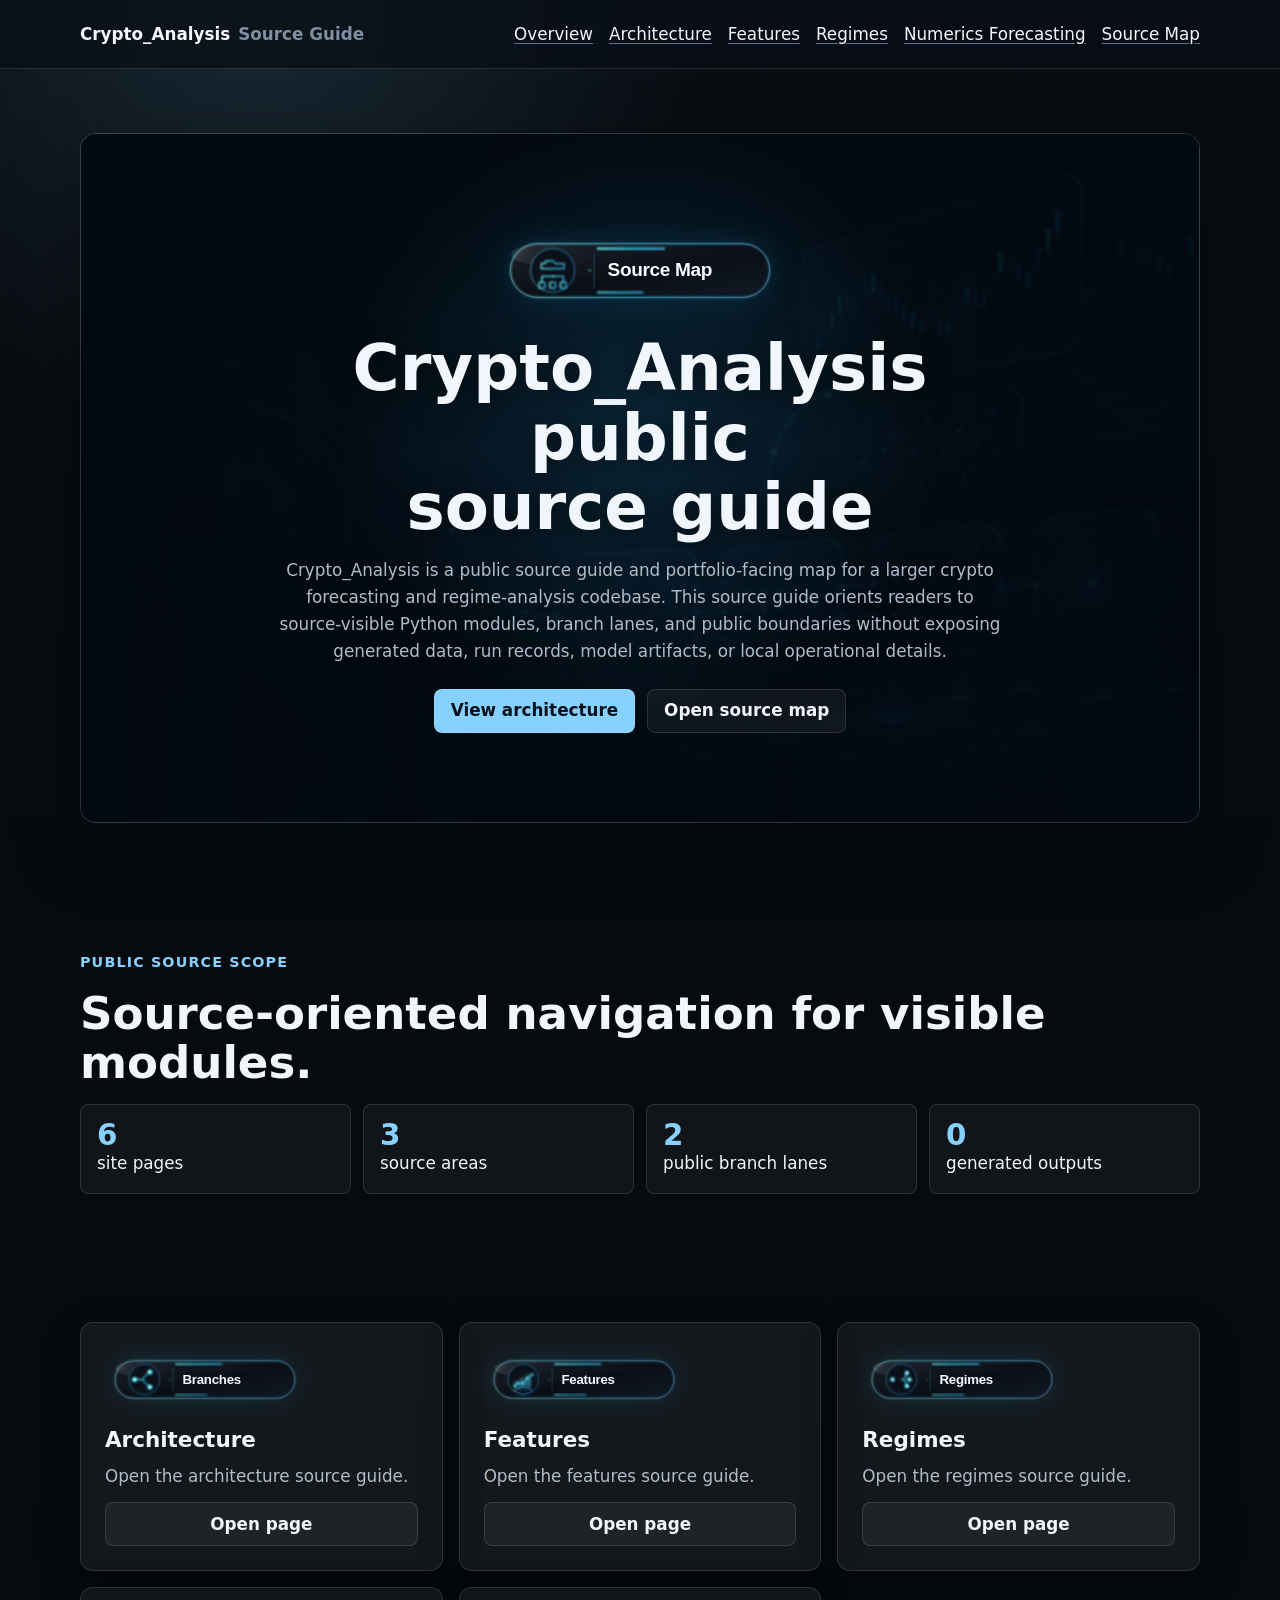
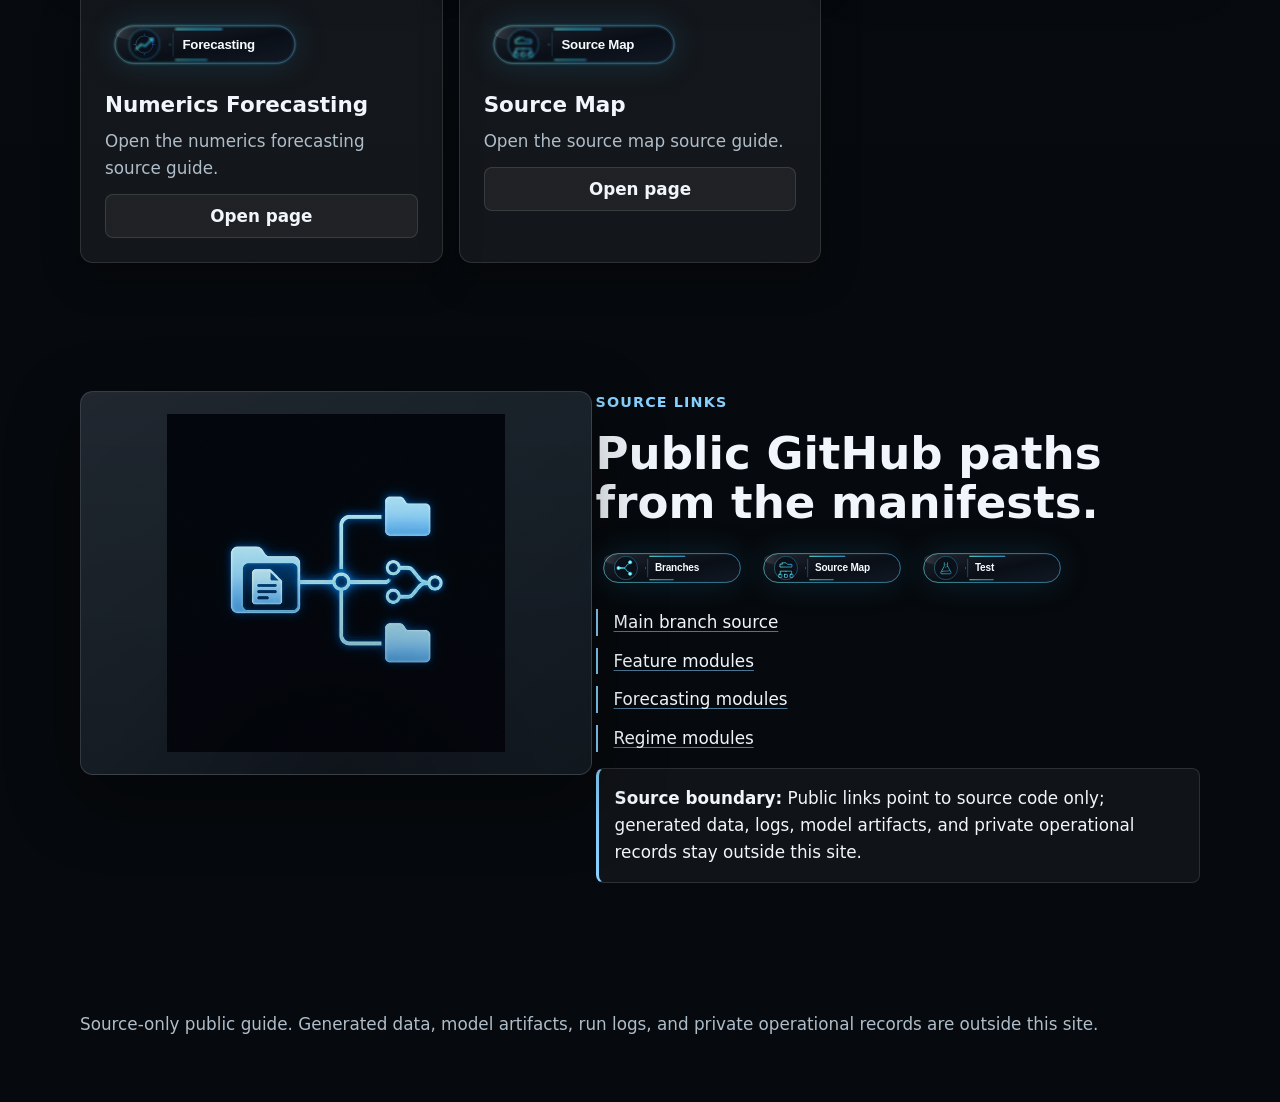
<file: docs/index.html>
<!doctype html>
<html lang="en" class="no-js">
  <head>
    <meta charset="utf-8">
    <meta name="viewport" content="width=device-width, initial-scale=1">
    <meta name="description" content="Introduce Crypto_Analysis as a public source guide and portfolio-quality overview of the visible forecasting, feature, and regime-analysis code.">
    <title>Crypto_Analysis | Crypto_Analysis</title>
    <link rel="stylesheet" href="assets/css/layers.css?v=20260623-copy1">
    <link rel="stylesheet" href="assets/css/reset.css?v=20260623-copy1">
    <link rel="stylesheet" href="assets/css/tokens.css?v=20260623-copy1">
    <link rel="stylesheet" href="assets/css/base.css?v=20260623-copy1">
    <link rel="stylesheet" href="assets/css/layout.css?v=20260623-copy1">
    <link rel="stylesheet" href="assets/css/components.css?v=20260623-copy1">
    <link rel="stylesheet" href="assets/css/utilities.css?v=20260623-copy1">
    <link rel="stylesheet" href="assets/css/effects.css?v=20260623-copy1">
    <link rel="stylesheet" href="assets/css/theme.css?v=20260623-copy1">
  </head>
  <body>
    <a class="skip-link" href="#main-content">Skip to content</a>
    <header class="site-header">
      <nav class="nav site-shell" aria-label="Primary" data-nav>
        <a class="nav__brand" href="index.html">Crypto_Analysis <span class="muted">Source Guide</span></a>
        <ul class="nav__links">
          <li><a href="index.html" aria-current="page">Overview</a></li>
<li><a href="architecture.html">Architecture</a></li>
<li><a href="scalar-features.html">Features</a></li>
<li><a href="regimes.html">Regimes</a></li>
<li><a href="numerics-forecasting.html">Numerics Forecasting</a></li>
<li><a href="roadmap-source.html">Source Map</a></li>
        </ul>
      </nav>
    </header>

    <main id="main-content" tabindex="-1">
      
      <section class="section site-shell">
        <div class="hero hero-banner surface-grid">
          <figure class="hero-banner__media" aria-hidden="true"><img src="assets/media/graphics/crypto-hero-pipeline.png?v=20260623-copy1" alt="" width="1672" height="941" loading="eager" fetchpriority="high" decoding="async"></figure>
          <div class="hero__copy hero-banner__copy">
            <img class="asset-badge asset-badge--hero" src="assets/media/badges/badge_source_map_v2.svg?v=20260623-copy1" alt="Source map badge" width="1600" height="520" loading="lazy" decoding="async">
            <h1>Crypto_Analysis public source guide</h1>
            <p class="measure">Crypto_Analysis is a public source guide and portfolio-facing map for a larger crypto forecasting and regime-analysis codebase. This source guide orients readers to source-visible Python modules, branch lanes, and public boundaries without exposing generated data, run records, model artifacts, or local operational details.</p>
            <div class="hero__actions">
              <a class="button" href="architecture.html">View architecture</a>
              <a class="button button--ghost" href="roadmap-source.html">Open source map</a>
            </div>
          </div>
        </div>
      </section>

      <section class="section site-shell stack reveal">
        <p class="eyebrow">Public Source Scope</p>
        <h2>Source-oriented navigation for visible modules.</h2>
        <div class="stat-strip" aria-label="Staged site facts">
          <div class="stat"><strong>6</strong><span>site pages</span></div>
          <div class="stat"><strong>3</strong><span>source areas</span></div>
          <div class="stat"><strong>2</strong><span>public branch lanes</span></div>
          <div class="stat"><strong>0</strong><span>generated outputs</span></div>
        </div>
      </section>

      <section class="section site-shell grid grid--3 reveal" aria-label="Generated pages">
        <article class="card page-card"><img class="asset-badge card__badge" src="assets/media/badges/badge_branches_v2.svg?v=20260623-copy1" alt="" width="1600" height="520" loading="lazy" decoding="async"><h3>Architecture</h3><p>Open the architecture source guide.</p><a class="button button--ghost" href="architecture.html">Open page</a></article>
<article class="card page-card"><img class="asset-badge card__badge" src="assets/media/badges/badge_features_v2.svg?v=20260623-copy1" alt="" width="1600" height="520" loading="lazy" decoding="async"><h3>Features</h3><p>Open the features source guide.</p><a class="button button--ghost" href="scalar-features.html">Open page</a></article>
<article class="card page-card"><img class="asset-badge card__badge" src="assets/media/badges/badge_regimes_v2.svg?v=20260623-copy1" alt="" width="1600" height="520" loading="lazy" decoding="async"><h3>Regimes</h3><p>Open the regimes source guide.</p><a class="button button--ghost" href="regimes.html">Open page</a></article>
<article class="card page-card"><img class="asset-badge card__badge" src="assets/media/badges/badge_forecasting_v2.svg?v=20260623-copy1" alt="" width="1600" height="520" loading="lazy" decoding="async"><h3>Numerics Forecasting</h3><p>Open the numerics forecasting source guide.</p><a class="button button--ghost" href="numerics-forecasting.html">Open page</a></article>
<article class="card page-card"><img class="asset-badge card__badge" src="assets/media/badges/badge_source_map_v2.svg?v=20260623-copy1" alt="" width="1600" height="520" loading="lazy" decoding="async"><h3>Source Map</h3><p>Open the source map source guide.</p><a class="button button--ghost" href="roadmap-source.html">Open page</a></article>
      </section>

      <section class="section site-shell split reveal">
        <figure class="visual-panel visual-panel--contain source-visual"><img src="assets/media/graphics/source-map-folders.png?v=20260623-copy1" alt="Source map visual with folders branching from a public document path" width="1254" height="1254" loading="lazy" decoding="async"></figure>
        <div class="stack">
          <p class="eyebrow">Source Links</p>
          <h2>Public GitHub paths from the manifests.</h2>
          <div class="asset-badge-row" aria-hidden="true"><img class="asset-badge asset-badge--compact" src="assets/media/badges/badge_branches_v2.svg?v=20260623-copy1" alt="" width="1600" height="520" loading="lazy" decoding="async"><img class="asset-badge asset-badge--compact" src="assets/media/badges/badge_source_map_v2.svg?v=20260623-copy1" alt="" width="1600" height="520" loading="lazy" decoding="async"><img class="asset-badge asset-badge--compact" src="assets/media/badges/badge_test_v2.svg?v=20260623-copy1" alt="" width="1600" height="520" loading="lazy" decoding="async"></div>
          <ul class="timeline source-links">
<li><a href="https://github.com/CaptLesser/Crypto_Analysis/tree/main/src">Main branch source</a></li>
<li><a href="https://github.com/CaptLesser/Crypto_Analysis/tree/main/src/features">Feature modules</a></li>
<li><a href="https://github.com/CaptLesser/Crypto_Analysis/tree/main/src/forecasting">Forecasting modules</a></li>
<li><a href="https://github.com/CaptLesser/Crypto_Analysis/tree/main/src/regimes">Regime modules</a></li>
</ul>
          <div class="callout"><strong>Source boundary:</strong> Public links point to source code only; generated data, logs, model artifacts, and private operational records stay outside this site.</div>
        </div>
      </section>
    </main>

    <footer class="section site-shell">
      <p>Source-only public guide. Generated data, model artifacts, run logs, and private operational records are outside this site.</p>
    </footer>

    <script type="module" src="assets/js/nav.js?v=20260623-copy1"></script>
    <script type="module" src="assets/js/reveal.js?v=20260623-copy1"></script>
    <script type="module" src="assets/js/transitions.js?v=20260623-copy1"></script>
  </body>
</html>
</file>
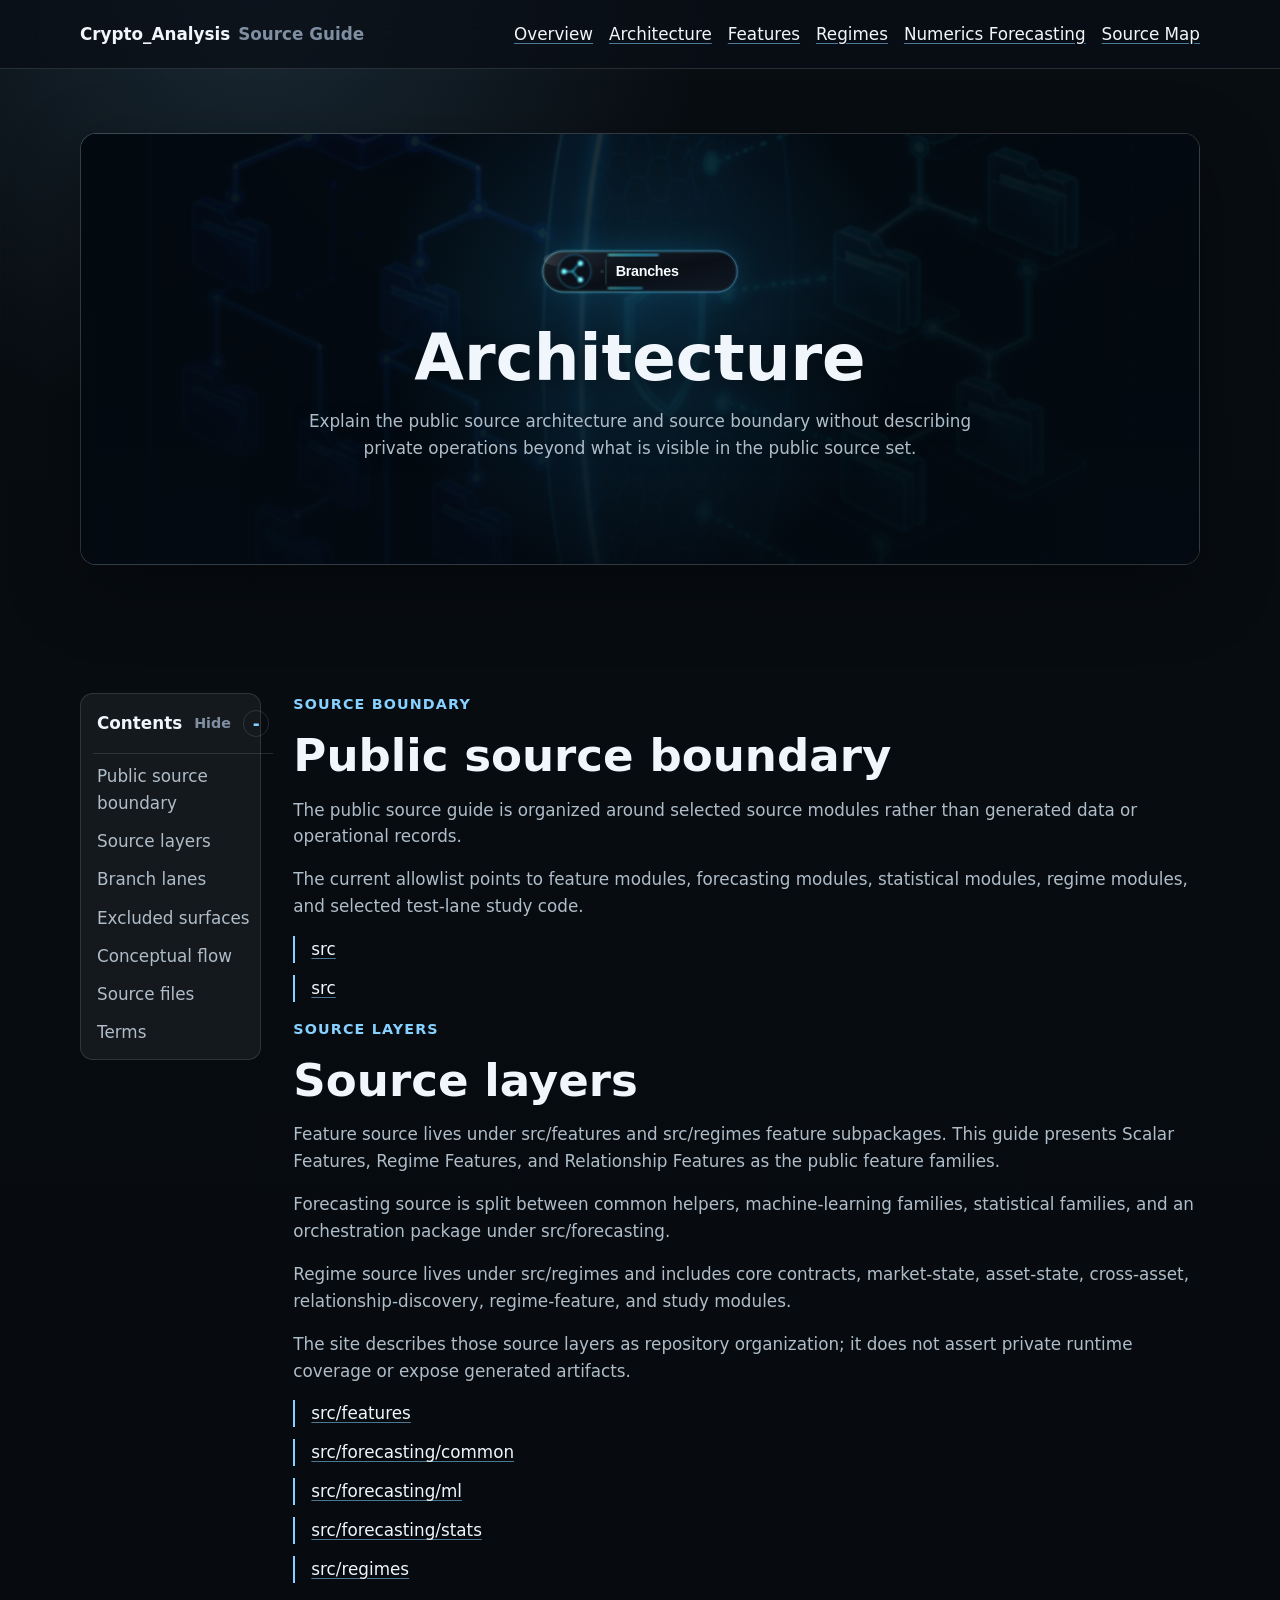
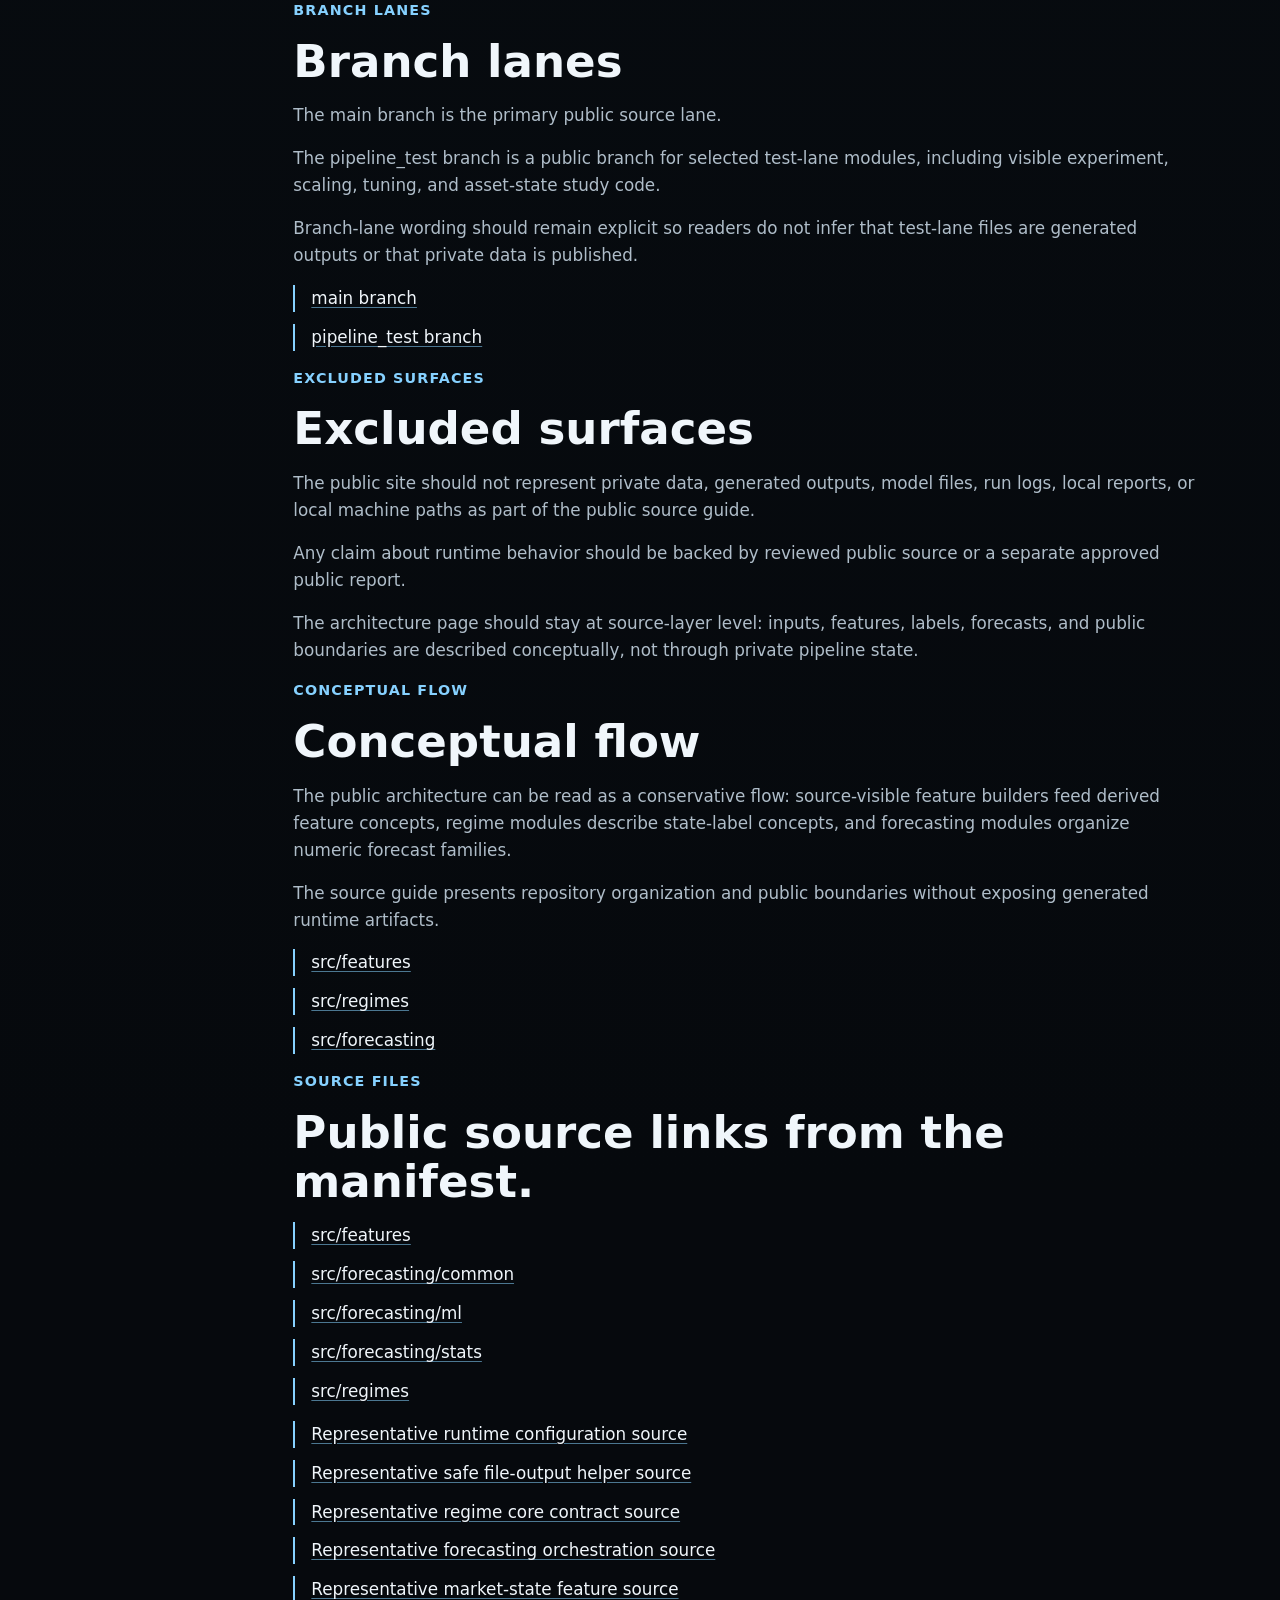
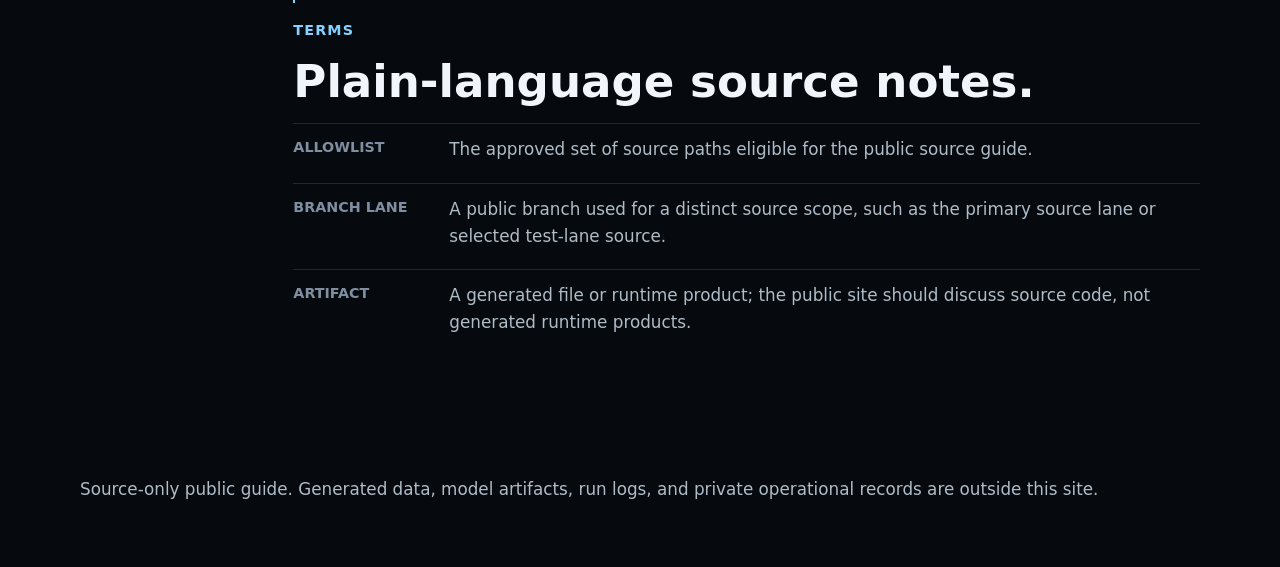
<file: docs/architecture.html>
<!doctype html>
<html lang="en" class="no-js">
  <head>
    <meta charset="utf-8">
    <meta name="viewport" content="width=device-width, initial-scale=1">
    <meta name="description" content="Explain the public source architecture and source boundary without describing private operations beyond what is visible in the public source set.">
    <title>Architecture | Crypto_Analysis</title>
    <link rel="stylesheet" href="assets/css/layers.css?v=20260623-copy1">
    <link rel="stylesheet" href="assets/css/reset.css?v=20260623-copy1">
    <link rel="stylesheet" href="assets/css/tokens.css?v=20260623-copy1">
    <link rel="stylesheet" href="assets/css/base.css?v=20260623-copy1">
    <link rel="stylesheet" href="assets/css/layout.css?v=20260623-copy1">
    <link rel="stylesheet" href="assets/css/components.css?v=20260623-copy1">
    <link rel="stylesheet" href="assets/css/utilities.css?v=20260623-copy1">
    <link rel="stylesheet" href="assets/css/effects.css?v=20260623-copy1">
    <link rel="stylesheet" href="assets/css/theme.css?v=20260623-copy1">
  </head>
  <body>
    <a class="skip-link" href="#main-content">Skip to content</a>
    <header class="site-header">
      <nav class="nav site-shell" aria-label="Primary" data-nav>
        <a class="nav__brand" href="index.html">Crypto_Analysis <span class="muted">Source Guide</span></a>
        <ul class="nav__links">
          <li><a href="index.html">Overview</a></li>
<li><a href="architecture.html" aria-current="page">Architecture</a></li>
<li><a href="scalar-features.html">Features</a></li>
<li><a href="regimes.html">Regimes</a></li>
<li><a href="numerics-forecasting.html">Numerics Forecasting</a></li>
<li><a href="roadmap-source.html">Source Map</a></li>
        </ul>
      </nav>
    </header>

    <main id="main-content" tabindex="-1">
      
      <section class="section site-shell">
        <div class="hero hero-banner page-hero-banner surface-grid">
          <figure class="hero-banner__media" aria-hidden="true"><img src="assets/media/graphics/architecture-source-boundary.png?v=20260623-copy1" alt="" width="1254" height="1254" loading="eager" fetchpriority="high" decoding="async"></figure>
          <div class="hero__copy hero-banner__copy">
          <img class="asset-badge page-title__badge" src="assets/media/badges/badge_branches_v2.svg?v=20260623-copy1" alt="Public branch lanes badge" width="1600" height="520" loading="lazy" decoding="async">
          <h1>Architecture</h1>
          <p class="measure">Explain the public source architecture and source boundary without describing private operations beyond what is visible in the public source set.</p>
          </div>
        </div>
      </section>

      <section class="section site-shell doc-layout reveal">
        
        <div class="doc-rail-shell" data-doc-rail-shell>
          <nav class="doc-rail" aria-label="Documentation sections" data-doc-rail>
            <button class="doc-rail__toggle" type="button" aria-expanded="true" aria-controls="architecture-contents" data-doc-rail-toggle>
              <span class="doc-rail__heading">Contents</span>
              <span class="doc-rail__toggle-state" data-doc-rail-toggle-label>Hide</span>
            </button>
            <div class="doc-rail__content" id="architecture-contents" data-doc-rail-content>
              <a href="#source-boundary">Public source boundary</a><a href="#source-layers">Source layers</a><a href="#branch-lanes">Branch lanes</a><a href="#excluded-surfaces">Excluded surfaces</a><a href="#conceptual-flow">Conceptual flow</a><a href="#source-files">Source files</a><a href="#terms">Terms</a>
            </div>
          </nav>
          <button class="doc-rail__edge-toggle" type="button" aria-expanded="false" aria-controls="architecture-contents" aria-label="Show contents" data-doc-rail-edge-toggle hidden>
            <span aria-hidden="true">+</span>
          </button>
        </div>
        <article class="stack measure">
          
          <section class="stack" id="source-boundary">
            <p class="eyebrow">source boundary</p>
            <h2>Public source boundary</h2>
            <p>The public source guide is organized around selected source modules rather than generated data or operational records.</p>
<p>The current allowlist points to feature modules, forecasting modules, statistical modules, regime modules, and selected test-lane study code.</p>
            
            
            <ul class="timeline source-links">
<li><a href="https://github.com/CaptLesser/Crypto_Analysis/tree/main/src">src</a></li>
<li><a href="https://github.com/CaptLesser/Crypto_Analysis/tree/pipeline_test/src">src</a></li>
</ul>
          </section>

          <section class="stack" id="source-layers">
            <p class="eyebrow">source layers</p>
            <h2>Source layers</h2>
            <p>Feature source lives under src/features and src/regimes feature subpackages. This guide presents Scalar Features, Regime Features, and Relationship Features as the public feature families.</p>
<p>Forecasting source is split between common helpers, machine-learning families, statistical families, and an orchestration package under src/forecasting.</p>
<p>Regime source lives under src/regimes and includes core contracts, market-state, asset-state, cross-asset, relationship-discovery, regime-feature, and study modules.</p>
<p>The site describes those source layers as repository organization; it does not assert private runtime coverage or expose generated artifacts.</p>
            
            
            <ul class="timeline source-links">
<li><a href="https://github.com/CaptLesser/Crypto_Analysis/tree/main/src/features">src/features</a></li>
<li><a href="https://github.com/CaptLesser/Crypto_Analysis/tree/main/src/forecasting/common">src/forecasting/common</a></li>
<li><a href="https://github.com/CaptLesser/Crypto_Analysis/tree/main/src/forecasting/ml">src/forecasting/ml</a></li>
<li><a href="https://github.com/CaptLesser/Crypto_Analysis/tree/main/src/forecasting/stats">src/forecasting/stats</a></li>
<li><a href="https://github.com/CaptLesser/Crypto_Analysis/tree/main/src/regimes">src/regimes</a></li>
</ul>
          </section>

          <section class="stack" id="branch-lanes">
            <p class="eyebrow">branch lanes</p>
            <h2>Branch lanes</h2>
            <p>The main branch is the primary public source lane.</p>
<p>The pipeline_test branch is a public branch for selected test-lane modules, including visible experiment, scaling, tuning, and asset-state study code.</p>
<p>Branch-lane wording should remain explicit so readers do not infer that test-lane files are generated outputs or that private data is published.</p>
            
            
            <ul class="timeline source-links">
<li><a href="https://github.com/CaptLesser/Crypto_Analysis/tree/main">main branch</a></li>
<li><a href="https://github.com/CaptLesser/Crypto_Analysis/tree/pipeline_test">pipeline_test branch</a></li>
</ul>
          </section>

          <section class="stack" id="excluded-surfaces">
            <p class="eyebrow">excluded surfaces</p>
            <h2>Excluded surfaces</h2>
            <p>The public site should not represent private data, generated outputs, model files, run logs, local reports, or local machine paths as part of the public source guide.</p>
<p>Any claim about runtime behavior should be backed by reviewed public source or a separate approved public report.</p>
<p>The architecture page should stay at source-layer level: inputs, features, labels, forecasts, and public boundaries are described conceptually, not through private pipeline state.</p>
            
            
            
          </section>

          <section class="stack" id="conceptual-flow">
            <p class="eyebrow">conceptual flow</p>
            <h2>Conceptual flow</h2>
            <p>The public architecture can be read as a conservative flow: source-visible feature builders feed derived feature concepts, regime modules describe state-label concepts, and forecasting modules organize numeric forecast families.</p>
<p>The source guide presents repository organization and public boundaries without exposing generated runtime artifacts.</p>
            
            
            <ul class="timeline source-links">
<li><a href="https://github.com/CaptLesser/Crypto_Analysis/tree/main/src/features">src/features</a></li>
<li><a href="https://github.com/CaptLesser/Crypto_Analysis/tree/main/src/regimes">src/regimes</a></li>
<li><a href="https://github.com/CaptLesser/Crypto_Analysis/tree/main/src/forecasting">src/forecasting</a></li>
</ul>
          </section>
          <section class="stack" id="source-files">
            <p class="eyebrow">Source Files</p>
            <h2>Public source links from the manifest.</h2>
            <ul class="timeline source-links">
<li><a href="https://github.com/CaptLesser/Crypto_Analysis/tree/main/src/features">src/features</a></li>
<li><a href="https://github.com/CaptLesser/Crypto_Analysis/tree/main/src/forecasting/common">src/forecasting/common</a></li>
<li><a href="https://github.com/CaptLesser/Crypto_Analysis/tree/main/src/forecasting/ml">src/forecasting/ml</a></li>
<li><a href="https://github.com/CaptLesser/Crypto_Analysis/tree/main/src/forecasting/stats">src/forecasting/stats</a></li>
<li><a href="https://github.com/CaptLesser/Crypto_Analysis/tree/main/src/regimes">src/regimes</a></li>
</ul>
            <ul class="timeline source-links">
<li><a href="https://github.com/CaptLesser/Crypto_Analysis/blob/main/src/forecasting/common/runtime_config.py">Representative runtime configuration source</a></li>
<li><a href="https://github.com/CaptLesser/Crypto_Analysis/blob/main/src/forecasting/common/io_atomic.py">Representative safe file-output helper source</a></li>
<li><a href="https://github.com/CaptLesser/Crypto_Analysis/blob/main/src/regimes/core/contracts.py">Representative regime core contract source</a></li>
<li><a href="https://github.com/CaptLesser/Crypto_Analysis/blob/main/src/forecasting/ml/production_orchestrator/runner.py">Representative forecasting orchestration source</a></li>
<li><a href="https://github.com/CaptLesser/Crypto_Analysis/blob/main/src/regimes/market_state/feature_builder.py">Representative market-state feature source</a></li>
</ul>
          </section>
          
          <section class="stack" id="terms">
            <p class="eyebrow">Terms</p>
            <h2>Plain-language source notes.</h2>
            <dl class="meta-list">
              <div class="meta-row"><dt>allowlist</dt><dd>The approved set of source paths eligible for the public source guide.</dd></div>
<div class="meta-row"><dt>branch lane</dt><dd>A public branch used for a distinct source scope, such as the primary source lane or selected test-lane source.</dd></div>
<div class="meta-row"><dt>artifact</dt><dd>A generated file or runtime product; the public site should discuss source code, not generated runtime products.</dd></div>
            </dl>
          </section>
          
        </article>
      </section>
    </main>

    <footer class="section site-shell">
      <p>Source-only public guide. Generated data, model artifacts, run logs, and private operational records are outside this site.</p>
    </footer>

    <script type="module" src="assets/js/nav.js?v=20260623-copy1"></script>
    <script type="module" src="assets/js/reveal.js?v=20260623-copy1"></script>
    <script type="module" src="assets/js/transitions.js?v=20260623-copy1"></script>
  </body>
</html>
</file>
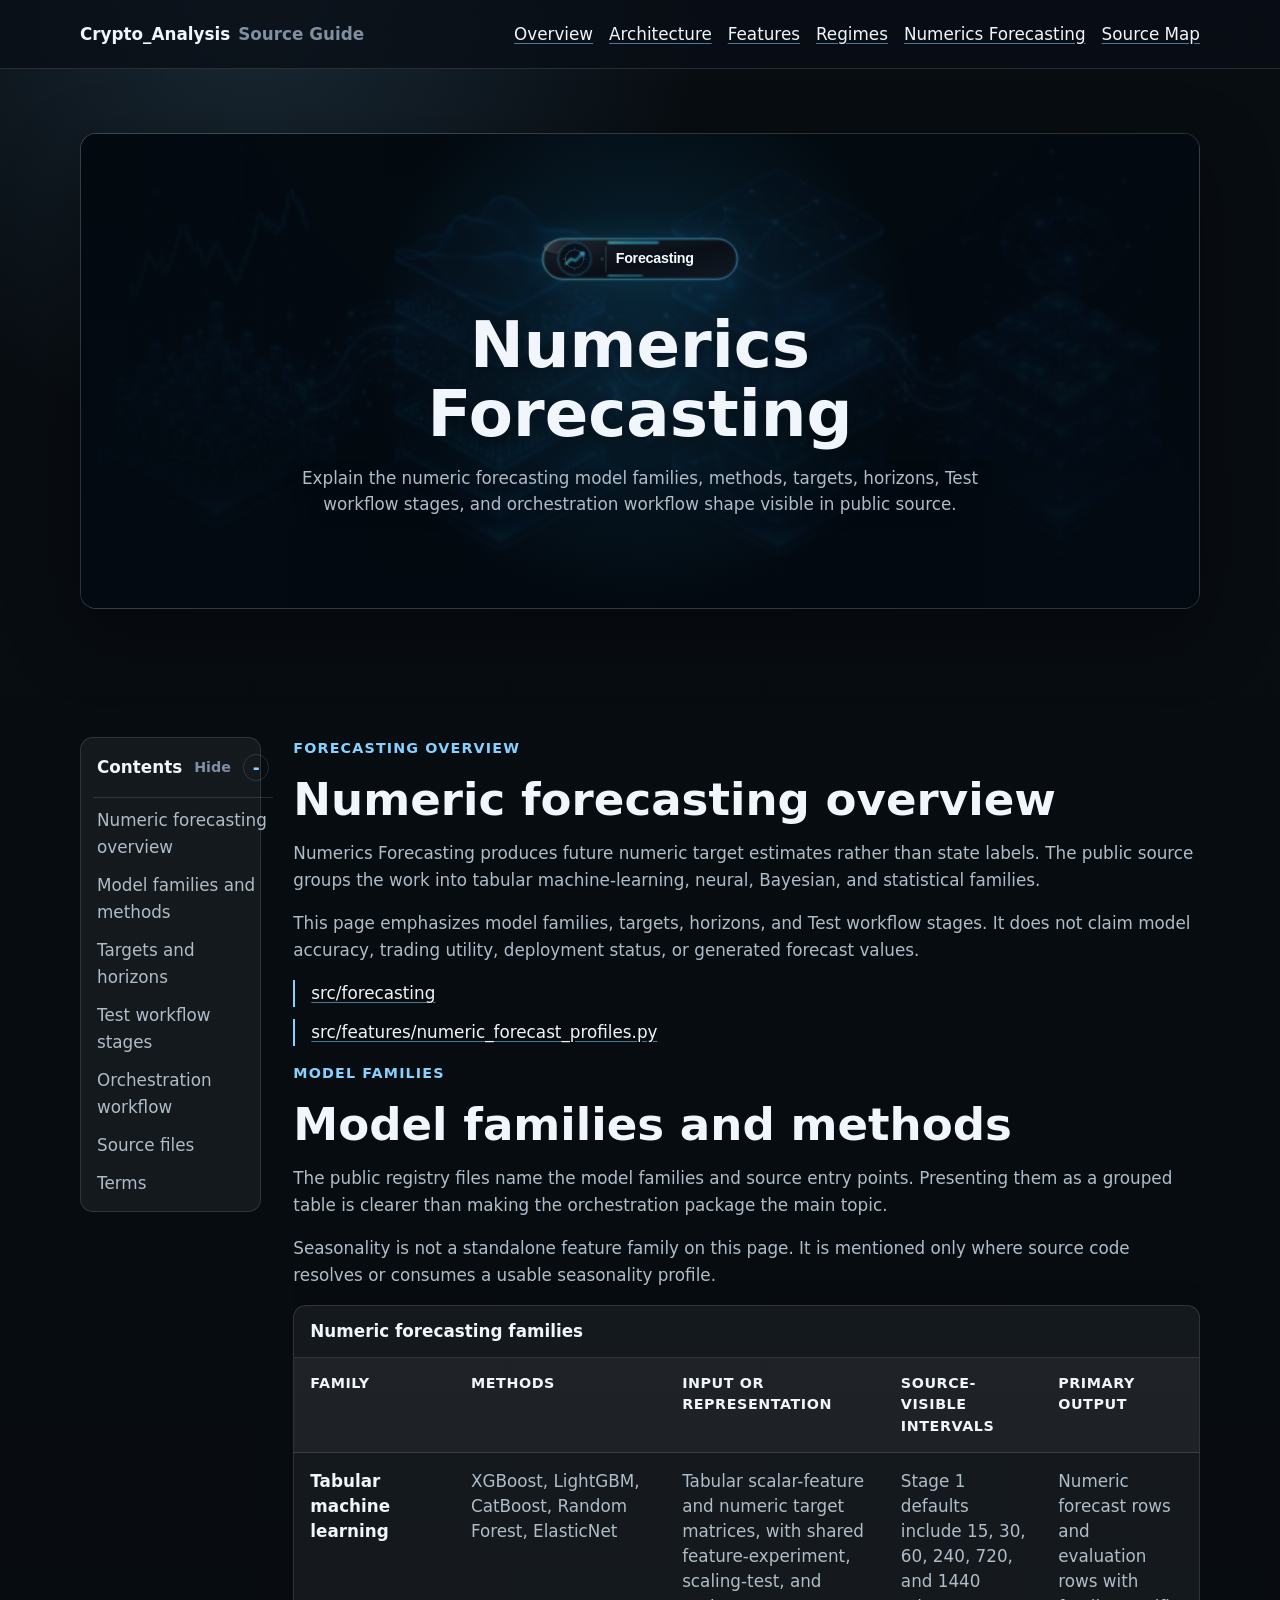
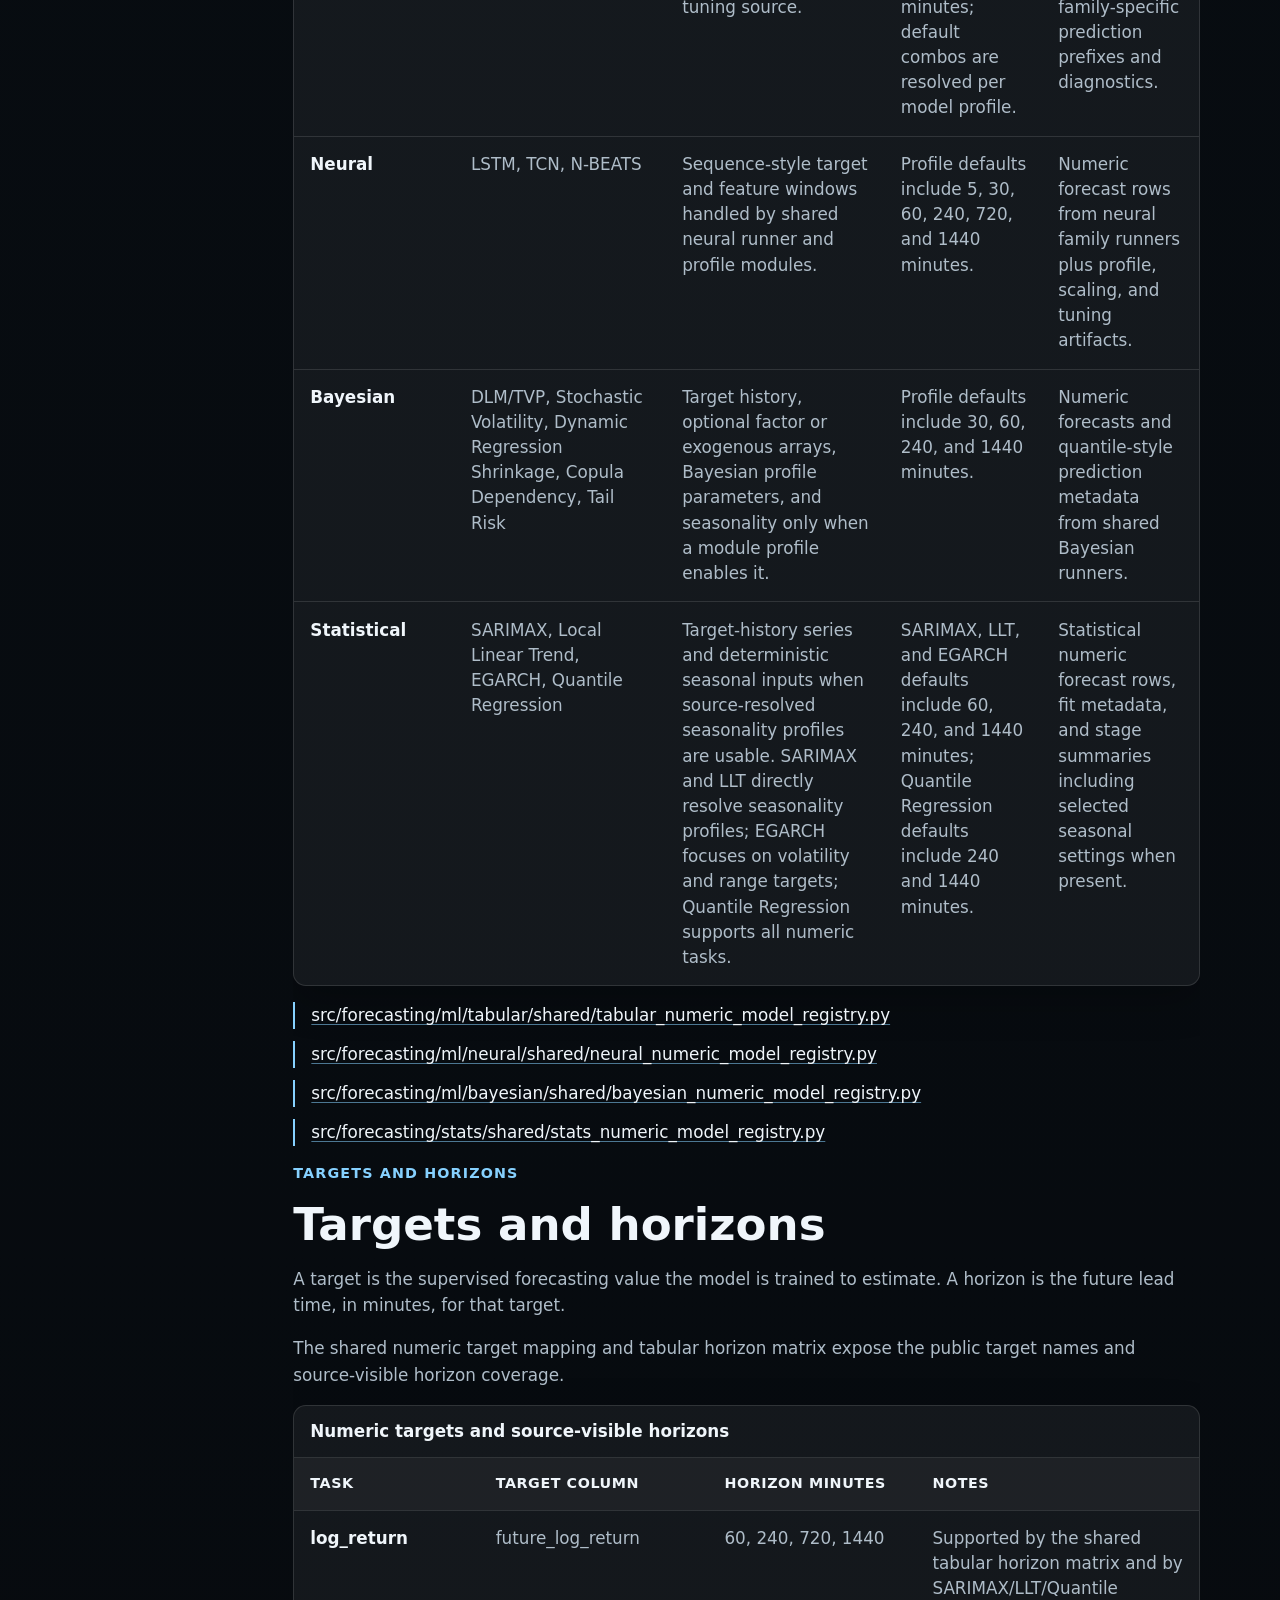
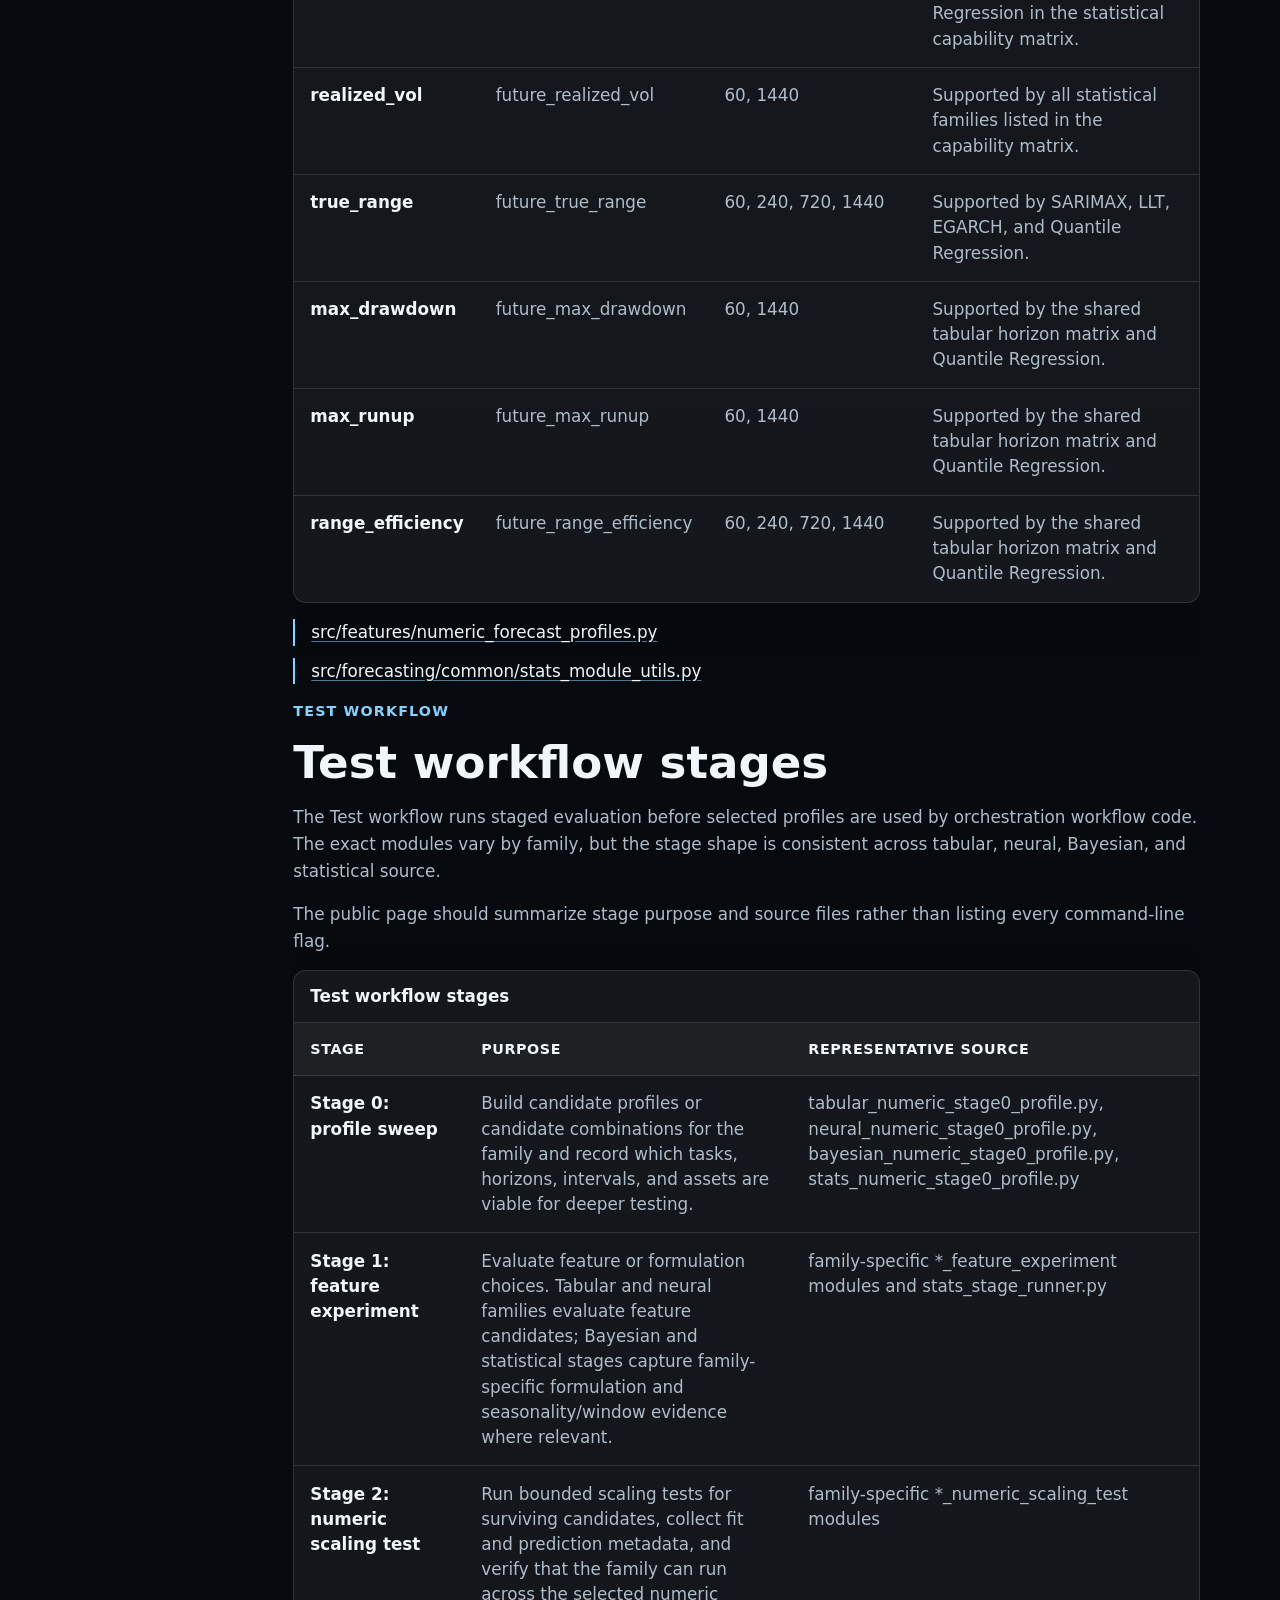
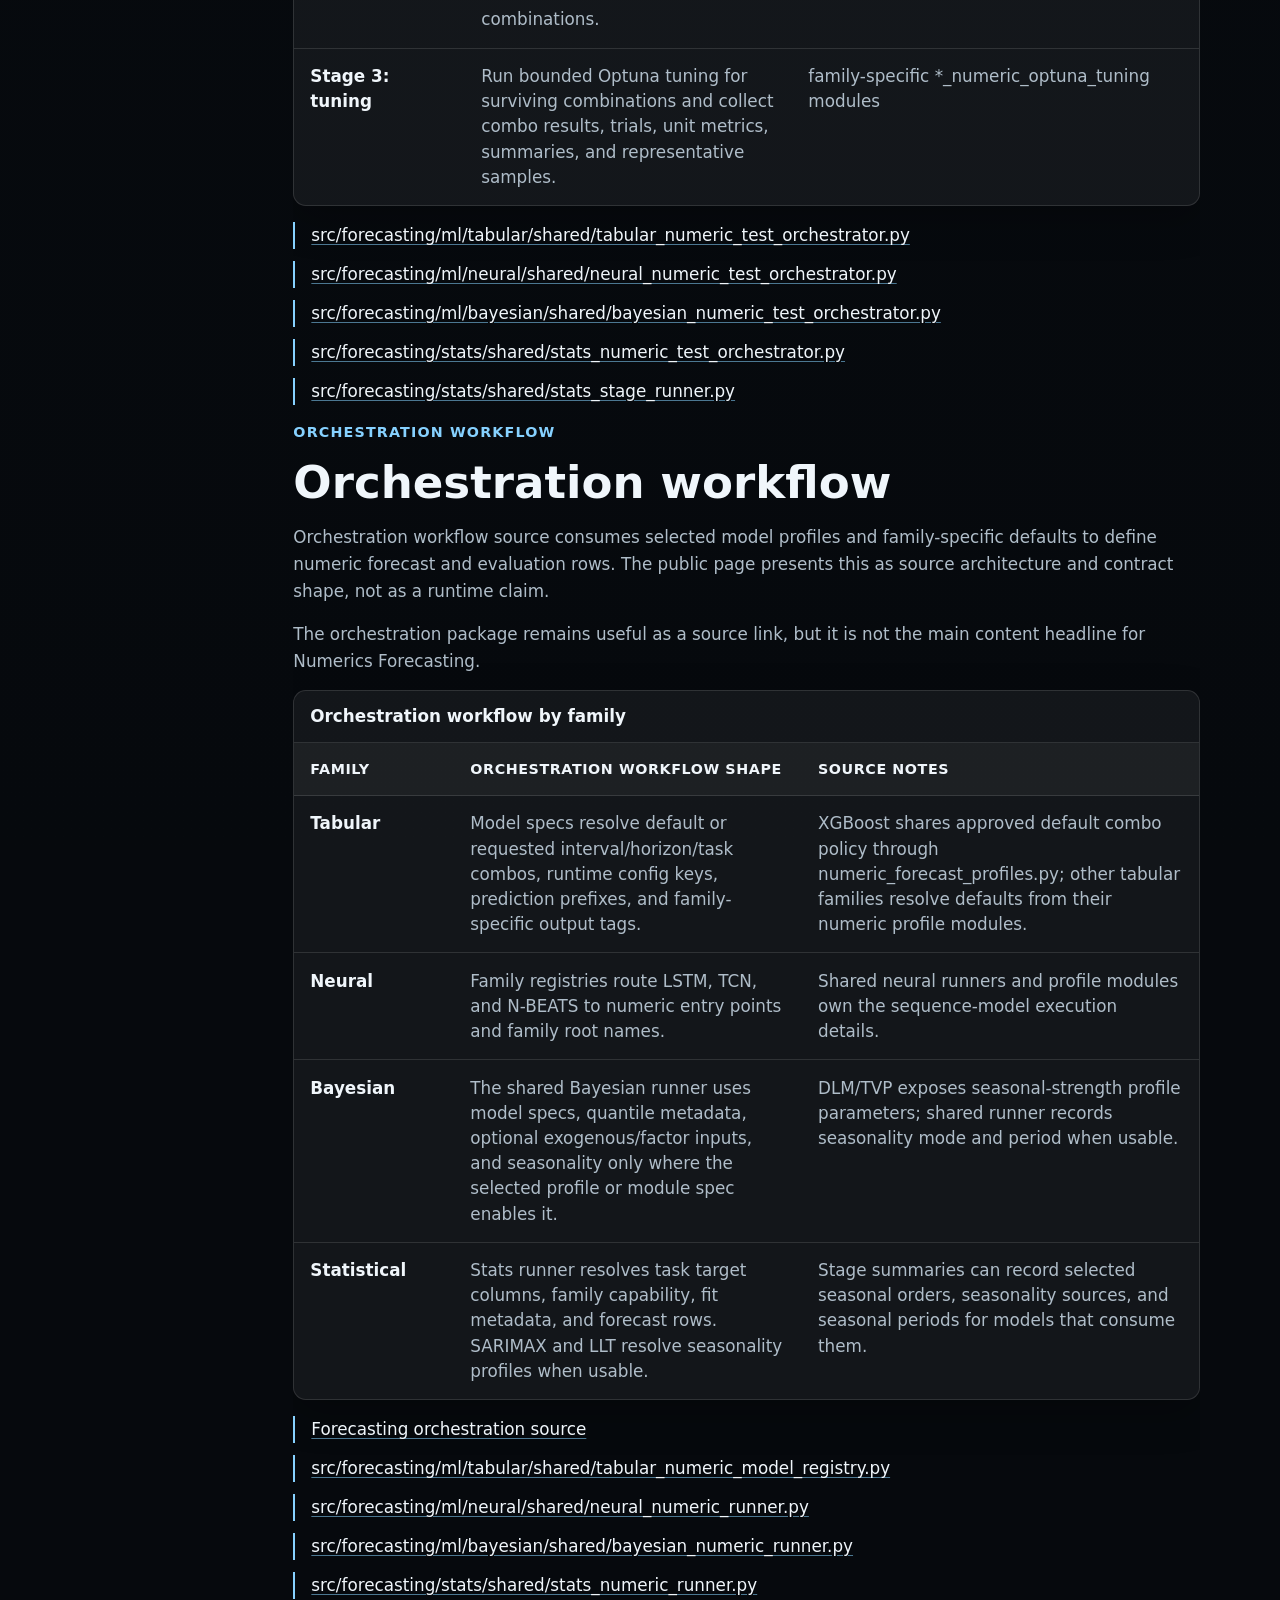
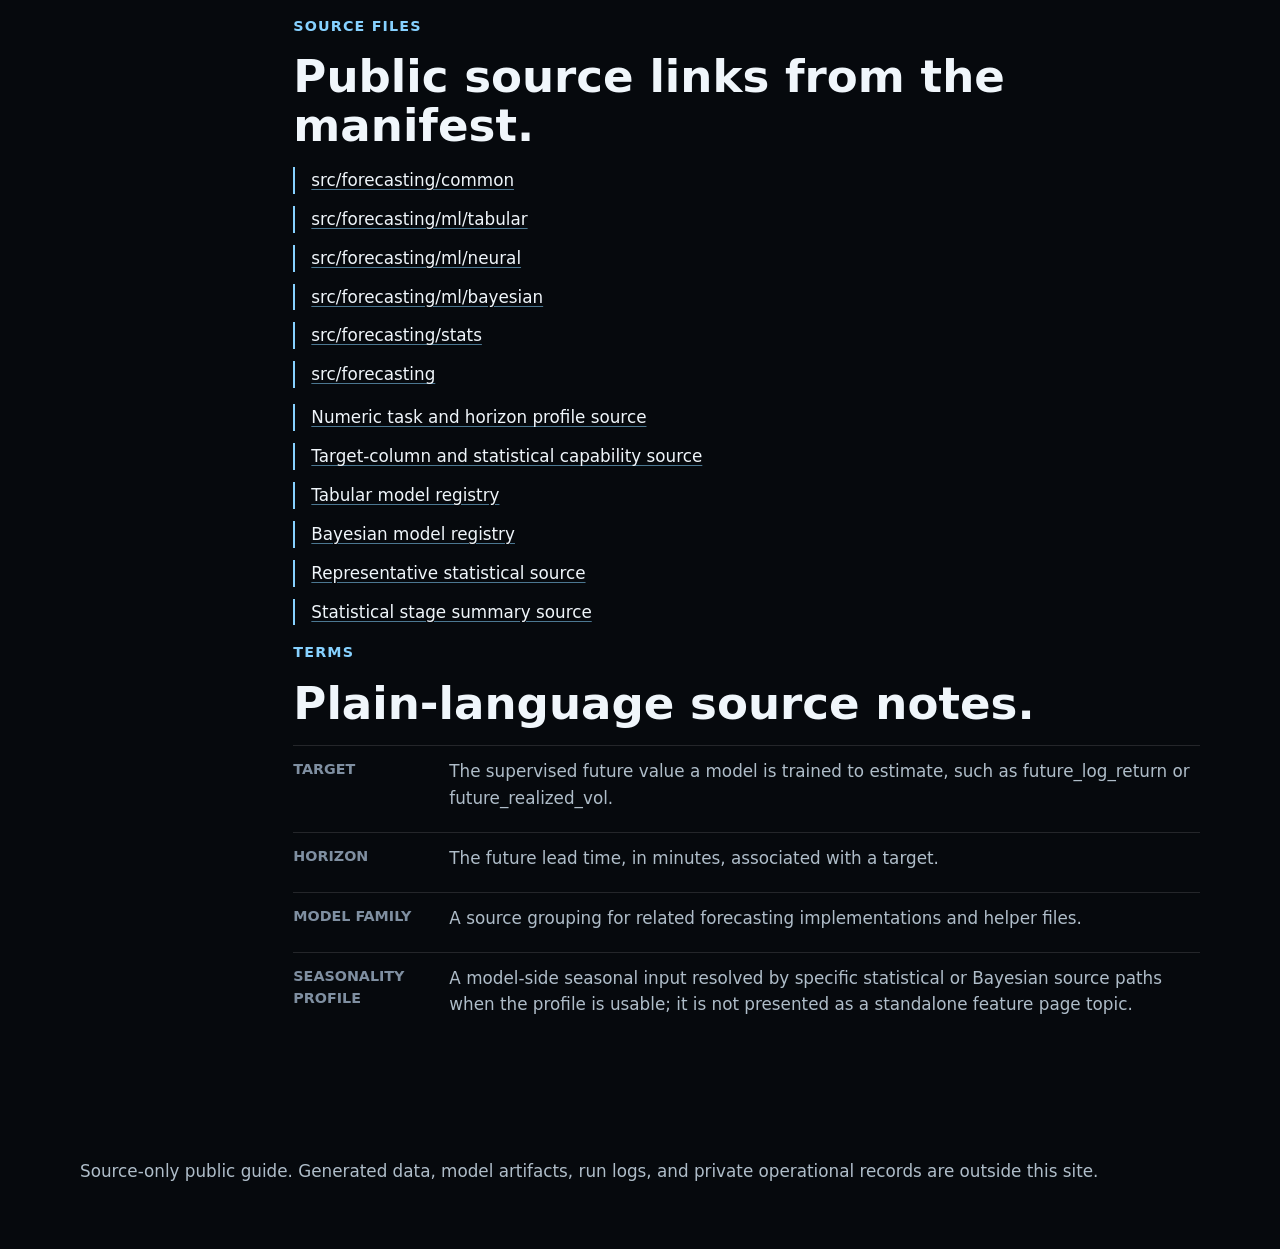
<file: docs/numerics-forecasting.html>
<!doctype html>
<html lang="en" class="no-js">
  <head>
    <meta charset="utf-8">
    <meta name="viewport" content="width=device-width, initial-scale=1">
    <meta name="description" content="Explain the numeric forecasting model families, methods, targets, horizons, Test workflow stages, and orchestration workflow shape visible in public source.">
    <title>Numerics Forecasting | Crypto_Analysis</title>
    <link rel="stylesheet" href="assets/css/layers.css?v=20260623-copy1">
    <link rel="stylesheet" href="assets/css/reset.css?v=20260623-copy1">
    <link rel="stylesheet" href="assets/css/tokens.css?v=20260623-copy1">
    <link rel="stylesheet" href="assets/css/base.css?v=20260623-copy1">
    <link rel="stylesheet" href="assets/css/layout.css?v=20260623-copy1">
    <link rel="stylesheet" href="assets/css/components.css?v=20260623-copy1">
    <link rel="stylesheet" href="assets/css/utilities.css?v=20260623-copy1">
    <link rel="stylesheet" href="assets/css/effects.css?v=20260623-copy1">
    <link rel="stylesheet" href="assets/css/theme.css?v=20260623-copy1">
  </head>
  <body>
    <a class="skip-link" href="#main-content">Skip to content</a>
    <header class="site-header">
      <nav class="nav site-shell" aria-label="Primary" data-nav>
        <a class="nav__brand" href="index.html">Crypto_Analysis <span class="muted">Source Guide</span></a>
        <ul class="nav__links">
          <li><a href="index.html">Overview</a></li>
<li><a href="architecture.html">Architecture</a></li>
<li><a href="scalar-features.html">Features</a></li>
<li><a href="regimes.html">Regimes</a></li>
<li><a href="numerics-forecasting.html" aria-current="page">Numerics Forecasting</a></li>
<li><a href="roadmap-source.html">Source Map</a></li>
        </ul>
      </nav>
    </header>

    <main id="main-content" tabindex="-1">
      
      <section class="section site-shell">
        <div class="hero hero-banner page-hero-banner surface-grid">
          <figure class="hero-banner__media" aria-hidden="true"><img src="assets/media/graphics/forecasting-model-layers.png?v=20260623-copy1" alt="" width="1254" height="1254" loading="eager" fetchpriority="high" decoding="async"></figure>
          <div class="hero__copy hero-banner__copy">
          <img class="asset-badge page-title__badge" src="assets/media/badges/badge_forecasting_v2.svg?v=20260623-copy1" alt="Forecasting badge" width="1600" height="520" loading="lazy" decoding="async">
          <h1>Numerics Forecasting</h1>
          <p class="measure">Explain the numeric forecasting model families, methods, targets, horizons, Test workflow stages, and orchestration workflow shape visible in public source.</p>
          </div>
        </div>
      </section>

      <section class="section site-shell doc-layout reveal">
        
        <div class="doc-rail-shell" data-doc-rail-shell>
          <nav class="doc-rail" aria-label="Documentation sections" data-doc-rail>
            <button class="doc-rail__toggle" type="button" aria-expanded="true" aria-controls="numerics_forecasting-contents" data-doc-rail-toggle>
              <span class="doc-rail__heading">Contents</span>
              <span class="doc-rail__toggle-state" data-doc-rail-toggle-label>Hide</span>
            </button>
            <div class="doc-rail__content" id="numerics_forecasting-contents" data-doc-rail-content>
              <a href="#forecasting-overview">Numeric forecasting overview</a><a href="#model-families">Model families and methods</a><a href="#targets-and-horizons">Targets and horizons</a><a href="#test-workflow">Test workflow stages</a><a href="#orchestration-workflow">Orchestration workflow</a><a href="#source-files">Source files</a><a href="#terms">Terms</a>
            </div>
          </nav>
          <button class="doc-rail__edge-toggle" type="button" aria-expanded="false" aria-controls="numerics_forecasting-contents" aria-label="Show contents" data-doc-rail-edge-toggle hidden>
            <span aria-hidden="true">+</span>
          </button>
        </div>
        <article class="stack measure">
          
          <section class="stack" id="forecasting-overview">
            <p class="eyebrow">forecasting overview</p>
            <h2>Numeric forecasting overview</h2>
            <p>Numerics Forecasting produces future numeric target estimates rather than state labels. The public source groups the work into tabular machine-learning, neural, Bayesian, and statistical families.</p>
<p>This page emphasizes model families, targets, horizons, and Test workflow stages. It does not claim model accuracy, trading utility, deployment status, or generated forecast values.</p>
            
            
            <ul class="timeline source-links">
<li><a href="https://github.com/CaptLesser/Crypto_Analysis/tree/main/src/forecasting">src/forecasting</a></li>
<li><a href="https://github.com/CaptLesser/Crypto_Analysis/blob/main/src/features/numeric_forecast_profiles.py">src/features/numeric_forecast_profiles.py</a></li>
</ul>
          </section>

          <section class="stack" id="model-families">
            <p class="eyebrow">model families</p>
            <h2>Model families and methods</h2>
            <p>The public registry files name the model families and source entry points. Presenting them as a grouped table is clearer than making the orchestration package the main topic.</p>
<p>Seasonality is not a standalone feature family on this page. It is mentioned only where source code resolves or consumes a usable seasonality profile.</p>
            
            <div class="table-wrap" role="region" aria-label="Numeric forecasting families" tabindex="0"><table class="report-table data-table"><caption>Numeric forecasting families</caption><thead><tr><th scope="col">Family</th><th scope="col">Methods</th><th scope="col">Input or representation</th><th scope="col">Source-visible intervals</th><th scope="col">Primary output</th></tr></thead><tbody><tr><td>Tabular machine learning</td><td>XGBoost, LightGBM, CatBoost, Random Forest, ElasticNet</td><td>Tabular scalar-feature and numeric target matrices, with shared feature-experiment, scaling-test, and tuning source.</td><td>Stage 1 defaults include 15, 30, 60, 240, 720, and 1440 minutes; default combos are resolved per model profile.</td><td>Numeric forecast rows and evaluation rows with family-specific prediction prefixes and diagnostics.</td></tr><tr><td>Neural</td><td>LSTM, TCN, N-BEATS</td><td>Sequence-style target and feature windows handled by shared neural runner and profile modules.</td><td>Profile defaults include 5, 30, 60, 240, 720, and 1440 minutes.</td><td>Numeric forecast rows from neural family runners plus profile, scaling, and tuning artifacts.</td></tr><tr><td>Bayesian</td><td>DLM/TVP, Stochastic Volatility, Dynamic Regression Shrinkage, Copula Dependency, Tail Risk</td><td>Target history, optional factor or exogenous arrays, Bayesian profile parameters, and seasonality only when a module profile enables it.</td><td>Profile defaults include 30, 60, 240, and 1440 minutes.</td><td>Numeric forecasts and quantile-style prediction metadata from shared Bayesian runners.</td></tr><tr><td>Statistical</td><td>SARIMAX, Local Linear Trend, EGARCH, Quantile Regression</td><td>Target-history series and deterministic seasonal inputs when source-resolved seasonality profiles are usable. SARIMAX and LLT directly resolve seasonality profiles; EGARCH focuses on volatility and range targets; Quantile Regression supports all numeric tasks.</td><td>SARIMAX, LLT, and EGARCH defaults include 60, 240, and 1440 minutes; Quantile Regression defaults include 240 and 1440 minutes.</td><td>Statistical numeric forecast rows, fit metadata, and stage summaries including selected seasonal settings when present.</td></tr></tbody></table></div>
            <ul class="timeline source-links">
<li><a href="https://github.com/CaptLesser/Crypto_Analysis/blob/main/src/forecasting/ml/tabular/shared/tabular_numeric_model_registry.py">src/forecasting/ml/tabular/shared/tabular_numeric_model_registry.py</a></li>
<li><a href="https://github.com/CaptLesser/Crypto_Analysis/blob/main/src/forecasting/ml/neural/shared/neural_numeric_model_registry.py">src/forecasting/ml/neural/shared/neural_numeric_model_registry.py</a></li>
<li><a href="https://github.com/CaptLesser/Crypto_Analysis/blob/main/src/forecasting/ml/bayesian/shared/bayesian_numeric_model_registry.py">src/forecasting/ml/bayesian/shared/bayesian_numeric_model_registry.py</a></li>
<li><a href="https://github.com/CaptLesser/Crypto_Analysis/blob/main/src/forecasting/stats/shared/stats_numeric_model_registry.py">src/forecasting/stats/shared/stats_numeric_model_registry.py</a></li>
</ul>
          </section>

          <section class="stack" id="targets-and-horizons">
            <p class="eyebrow">targets and horizons</p>
            <h2>Targets and horizons</h2>
            <p>A target is the supervised forecasting value the model is trained to estimate. A horizon is the future lead time, in minutes, for that target.</p>
<p>The shared numeric target mapping and tabular horizon matrix expose the public target names and source-visible horizon coverage.</p>
            
            <div class="table-wrap" role="region" aria-label="Numeric targets and source-visible horizons" tabindex="0"><table class="report-table data-table"><caption>Numeric targets and source-visible horizons</caption><thead><tr><th scope="col">Task</th><th scope="col">Target column</th><th scope="col">Horizon minutes</th><th scope="col">Notes</th></tr></thead><tbody><tr><td>log_return</td><td>future_log_return</td><td>60, 240, 720, 1440</td><td>Supported by the shared tabular horizon matrix and by SARIMAX/LLT/Quantile Regression in the statistical capability matrix.</td></tr><tr><td>realized_vol</td><td>future_realized_vol</td><td>60, 1440</td><td>Supported by all statistical families listed in the capability matrix.</td></tr><tr><td>true_range</td><td>future_true_range</td><td>60, 240, 720, 1440</td><td>Supported by SARIMAX, LLT, EGARCH, and Quantile Regression.</td></tr><tr><td>max_drawdown</td><td>future_max_drawdown</td><td>60, 1440</td><td>Supported by the shared tabular horizon matrix and Quantile Regression.</td></tr><tr><td>max_runup</td><td>future_max_runup</td><td>60, 1440</td><td>Supported by the shared tabular horizon matrix and Quantile Regression.</td></tr><tr><td>range_efficiency</td><td>future_range_efficiency</td><td>60, 240, 720, 1440</td><td>Supported by the shared tabular horizon matrix and Quantile Regression.</td></tr></tbody></table></div>
            <ul class="timeline source-links">
<li><a href="https://github.com/CaptLesser/Crypto_Analysis/blob/main/src/features/numeric_forecast_profiles.py">src/features/numeric_forecast_profiles.py</a></li>
<li><a href="https://github.com/CaptLesser/Crypto_Analysis/blob/main/src/forecasting/common/stats_module_utils.py">src/forecasting/common/stats_module_utils.py</a></li>
</ul>
          </section>

          <section class="stack" id="test-workflow">
            <p class="eyebrow">test workflow</p>
            <h2>Test workflow stages</h2>
            <p>The Test workflow runs staged evaluation before selected profiles are used by orchestration workflow code. The exact modules vary by family, but the stage shape is consistent across tabular, neural, Bayesian, and statistical source.</p>
<p>The public page should summarize stage purpose and source files rather than listing every command-line flag.</p>
            
            <div class="table-wrap" role="region" aria-label="Test workflow stages" tabindex="0"><table class="report-table data-table"><caption>Test workflow stages</caption><thead><tr><th scope="col">Stage</th><th scope="col">Purpose</th><th scope="col">Representative source</th></tr></thead><tbody><tr><td>Stage 0: profile sweep</td><td>Build candidate profiles or candidate combinations for the family and record which tasks, horizons, intervals, and assets are viable for deeper testing.</td><td>tabular_numeric_stage0_profile.py, neural_numeric_stage0_profile.py, bayesian_numeric_stage0_profile.py, stats_numeric_stage0_profile.py</td></tr><tr><td>Stage 1: feature experiment</td><td>Evaluate feature or formulation choices. Tabular and neural families evaluate feature candidates; Bayesian and statistical stages capture family-specific formulation and seasonality/window evidence where relevant.</td><td>family-specific *_feature_experiment modules and stats_stage_runner.py</td></tr><tr><td>Stage 2: numeric scaling test</td><td>Run bounded scaling tests for surviving candidates, collect fit and prediction metadata, and verify that the family can run across the selected numeric combinations.</td><td>family-specific *_numeric_scaling_test modules</td></tr><tr><td>Stage 3: tuning</td><td>Run bounded Optuna tuning for surviving combinations and collect combo results, trials, unit metrics, summaries, and representative samples.</td><td>family-specific *_numeric_optuna_tuning modules</td></tr></tbody></table></div>
            <ul class="timeline source-links">
<li><a href="https://github.com/CaptLesser/Crypto_Analysis/blob/main/src/forecasting/ml/tabular/shared/tabular_numeric_test_orchestrator.py">src/forecasting/ml/tabular/shared/tabular_numeric_test_orchestrator.py</a></li>
<li><a href="https://github.com/CaptLesser/Crypto_Analysis/blob/main/src/forecasting/ml/neural/shared/neural_numeric_test_orchestrator.py">src/forecasting/ml/neural/shared/neural_numeric_test_orchestrator.py</a></li>
<li><a href="https://github.com/CaptLesser/Crypto_Analysis/blob/main/src/forecasting/ml/bayesian/shared/bayesian_numeric_test_orchestrator.py">src/forecasting/ml/bayesian/shared/bayesian_numeric_test_orchestrator.py</a></li>
<li><a href="https://github.com/CaptLesser/Crypto_Analysis/blob/main/src/forecasting/stats/shared/stats_numeric_test_orchestrator.py">src/forecasting/stats/shared/stats_numeric_test_orchestrator.py</a></li>
<li><a href="https://github.com/CaptLesser/Crypto_Analysis/blob/main/src/forecasting/stats/shared/stats_stage_runner.py">src/forecasting/stats/shared/stats_stage_runner.py</a></li>
</ul>
          </section>

          <section class="stack" id="orchestration-workflow">
            <p class="eyebrow">orchestration workflow</p>
            <h2>Orchestration workflow</h2>
            <p>Orchestration workflow source consumes selected model profiles and family-specific defaults to define numeric forecast and evaluation rows. The public page presents this as source architecture and contract shape, not as a runtime claim.</p>
<p>The orchestration package remains useful as a source link, but it is not the main content headline for Numerics Forecasting.</p>
            
            <div class="table-wrap" role="region" aria-label="Orchestration workflow by family" tabindex="0"><table class="report-table data-table"><caption>Orchestration workflow by family</caption><thead><tr><th scope="col">Family</th><th scope="col">Orchestration workflow shape</th><th scope="col">Source notes</th></tr></thead><tbody><tr><td>Tabular</td><td>Model specs resolve default or requested interval/horizon/task combos, runtime config keys, prediction prefixes, and family-specific output tags.</td><td>XGBoost shares approved default combo policy through numeric_forecast_profiles.py; other tabular families resolve defaults from their numeric profile modules.</td></tr><tr><td>Neural</td><td>Family registries route LSTM, TCN, and N-BEATS to numeric entry points and family root names.</td><td>Shared neural runners and profile modules own the sequence-model execution details.</td></tr><tr><td>Bayesian</td><td>The shared Bayesian runner uses model specs, quantile metadata, optional exogenous/factor inputs, and seasonality only where the selected profile or module spec enables it.</td><td>DLM/TVP exposes seasonal-strength profile parameters; shared runner records seasonality mode and period when usable.</td></tr><tr><td>Statistical</td><td>Stats runner resolves task target columns, family capability, fit metadata, and forecast rows. SARIMAX and LLT resolve seasonality profiles when usable.</td><td>Stage summaries can record selected seasonal orders, seasonality sources, and seasonal periods for models that consume them.</td></tr></tbody></table></div>
            <ul class="timeline source-links">
<li><a href="https://github.com/CaptLesser/Crypto_Analysis/blob/main/src/forecasting/ml/production_orchestrator/runner.py">Forecasting orchestration source</a></li>
<li><a href="https://github.com/CaptLesser/Crypto_Analysis/blob/main/src/forecasting/ml/tabular/shared/tabular_numeric_model_registry.py">src/forecasting/ml/tabular/shared/tabular_numeric_model_registry.py</a></li>
<li><a href="https://github.com/CaptLesser/Crypto_Analysis/blob/main/src/forecasting/ml/neural/shared/neural_numeric_runner.py">src/forecasting/ml/neural/shared/neural_numeric_runner.py</a></li>
<li><a href="https://github.com/CaptLesser/Crypto_Analysis/blob/main/src/forecasting/ml/bayesian/shared/bayesian_numeric_runner.py">src/forecasting/ml/bayesian/shared/bayesian_numeric_runner.py</a></li>
<li><a href="https://github.com/CaptLesser/Crypto_Analysis/blob/main/src/forecasting/stats/shared/stats_numeric_runner.py">src/forecasting/stats/shared/stats_numeric_runner.py</a></li>
</ul>
          </section>
          <section class="stack" id="source-files">
            <p class="eyebrow">Source Files</p>
            <h2>Public source links from the manifest.</h2>
            <ul class="timeline source-links">
<li><a href="https://github.com/CaptLesser/Crypto_Analysis/tree/main/src/forecasting/common">src/forecasting/common</a></li>
<li><a href="https://github.com/CaptLesser/Crypto_Analysis/tree/main/src/forecasting/ml/tabular">src/forecasting/ml/tabular</a></li>
<li><a href="https://github.com/CaptLesser/Crypto_Analysis/tree/main/src/forecasting/ml/neural">src/forecasting/ml/neural</a></li>
<li><a href="https://github.com/CaptLesser/Crypto_Analysis/tree/main/src/forecasting/ml/bayesian">src/forecasting/ml/bayesian</a></li>
<li><a href="https://github.com/CaptLesser/Crypto_Analysis/tree/main/src/forecasting/stats">src/forecasting/stats</a></li>
<li><a href="https://github.com/CaptLesser/Crypto_Analysis/tree/pipeline_test/src/forecasting">src/forecasting</a></li>
</ul>
            <ul class="timeline source-links">
<li><a href="https://github.com/CaptLesser/Crypto_Analysis/blob/main/src/features/numeric_forecast_profiles.py">Numeric task and horizon profile source</a></li>
<li><a href="https://github.com/CaptLesser/Crypto_Analysis/blob/main/src/forecasting/common/stats_module_utils.py">Target-column and statistical capability source</a></li>
<li><a href="https://github.com/CaptLesser/Crypto_Analysis/blob/main/src/forecasting/ml/tabular/shared/tabular_numeric_model_registry.py">Tabular model registry</a></li>
<li><a href="https://github.com/CaptLesser/Crypto_Analysis/blob/main/src/forecasting/ml/bayesian/shared/bayesian_numeric_model_registry.py">Bayesian model registry</a></li>
<li><a href="https://github.com/CaptLesser/Crypto_Analysis/blob/main/src/forecasting/stats/sarimax_forecaster.py">Representative statistical source</a></li>
<li><a href="https://github.com/CaptLesser/Crypto_Analysis/blob/main/src/forecasting/stats/shared/stats_stage_runner.py">Statistical stage summary source</a></li>
</ul>
          </section>
          
          <section class="stack" id="terms">
            <p class="eyebrow">Terms</p>
            <h2>Plain-language source notes.</h2>
            <dl class="meta-list">
              <div class="meta-row"><dt>target</dt><dd>The supervised future value a model is trained to estimate, such as future_log_return or future_realized_vol.</dd></div>
<div class="meta-row"><dt>horizon</dt><dd>The future lead time, in minutes, associated with a target.</dd></div>
<div class="meta-row"><dt>model family</dt><dd>A source grouping for related forecasting implementations and helper files.</dd></div>
<div class="meta-row"><dt>seasonality profile</dt><dd>A model-side seasonal input resolved by specific statistical or Bayesian source paths when the profile is usable; it is not presented as a standalone feature page topic.</dd></div>
            </dl>
          </section>
          
        </article>
      </section>
    </main>

    <footer class="section site-shell">
      <p>Source-only public guide. Generated data, model artifacts, run logs, and private operational records are outside this site.</p>
    </footer>

    <script type="module" src="assets/js/nav.js?v=20260623-copy1"></script>
    <script type="module" src="assets/js/reveal.js?v=20260623-copy1"></script>
    <script type="module" src="assets/js/transitions.js?v=20260623-copy1"></script>
  </body>
</html>
</file>
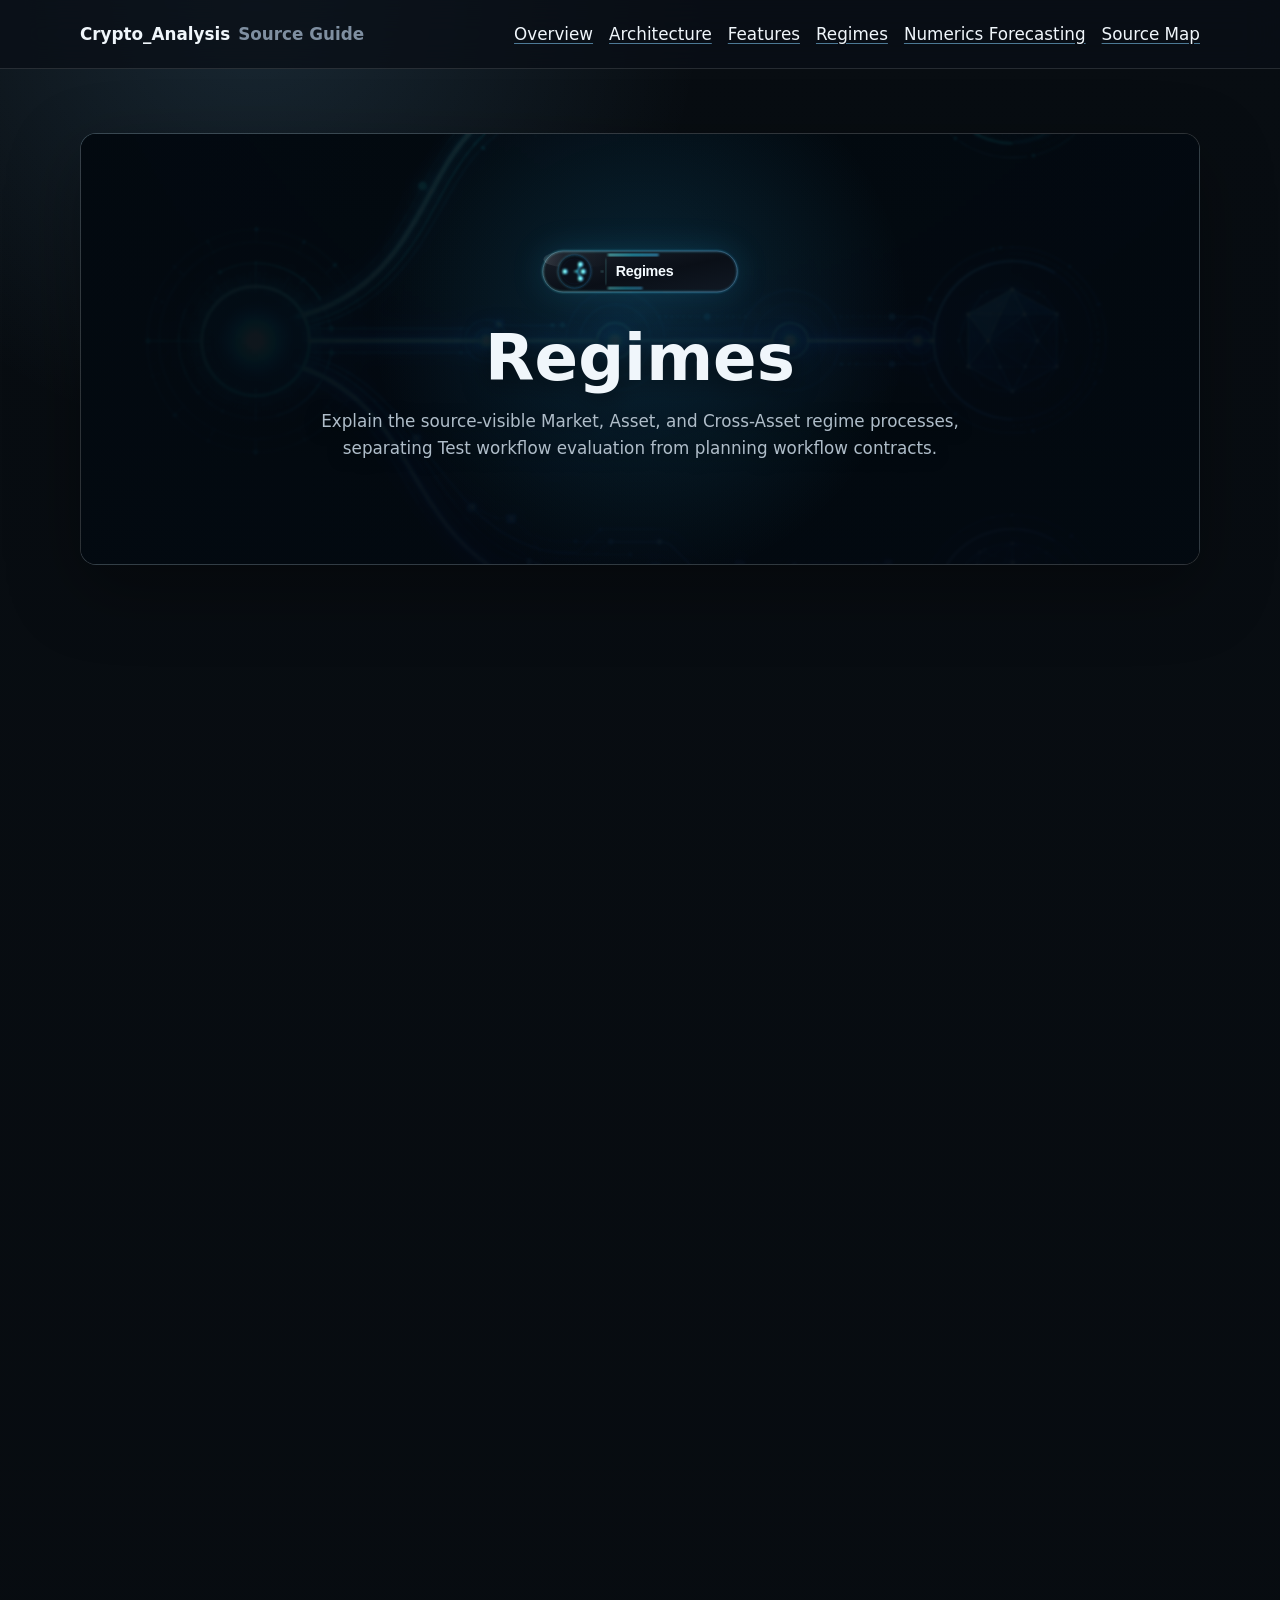
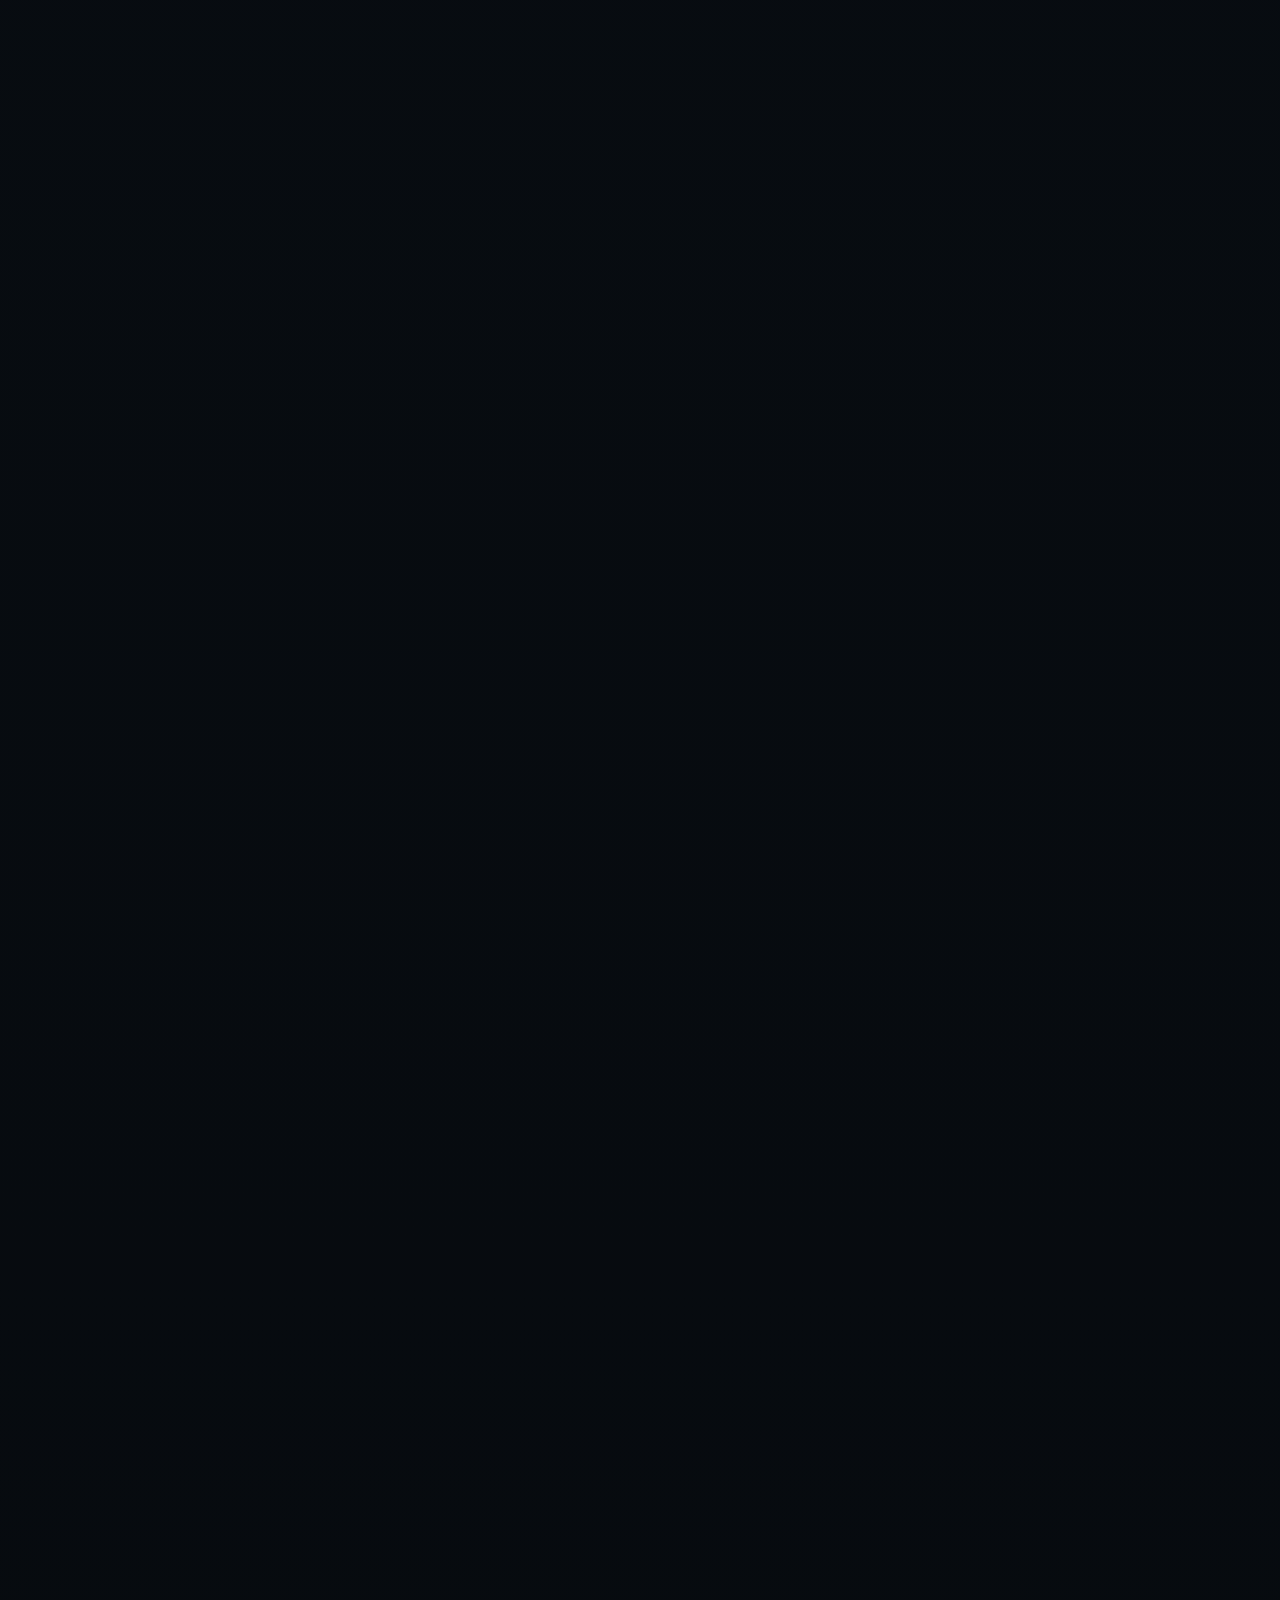
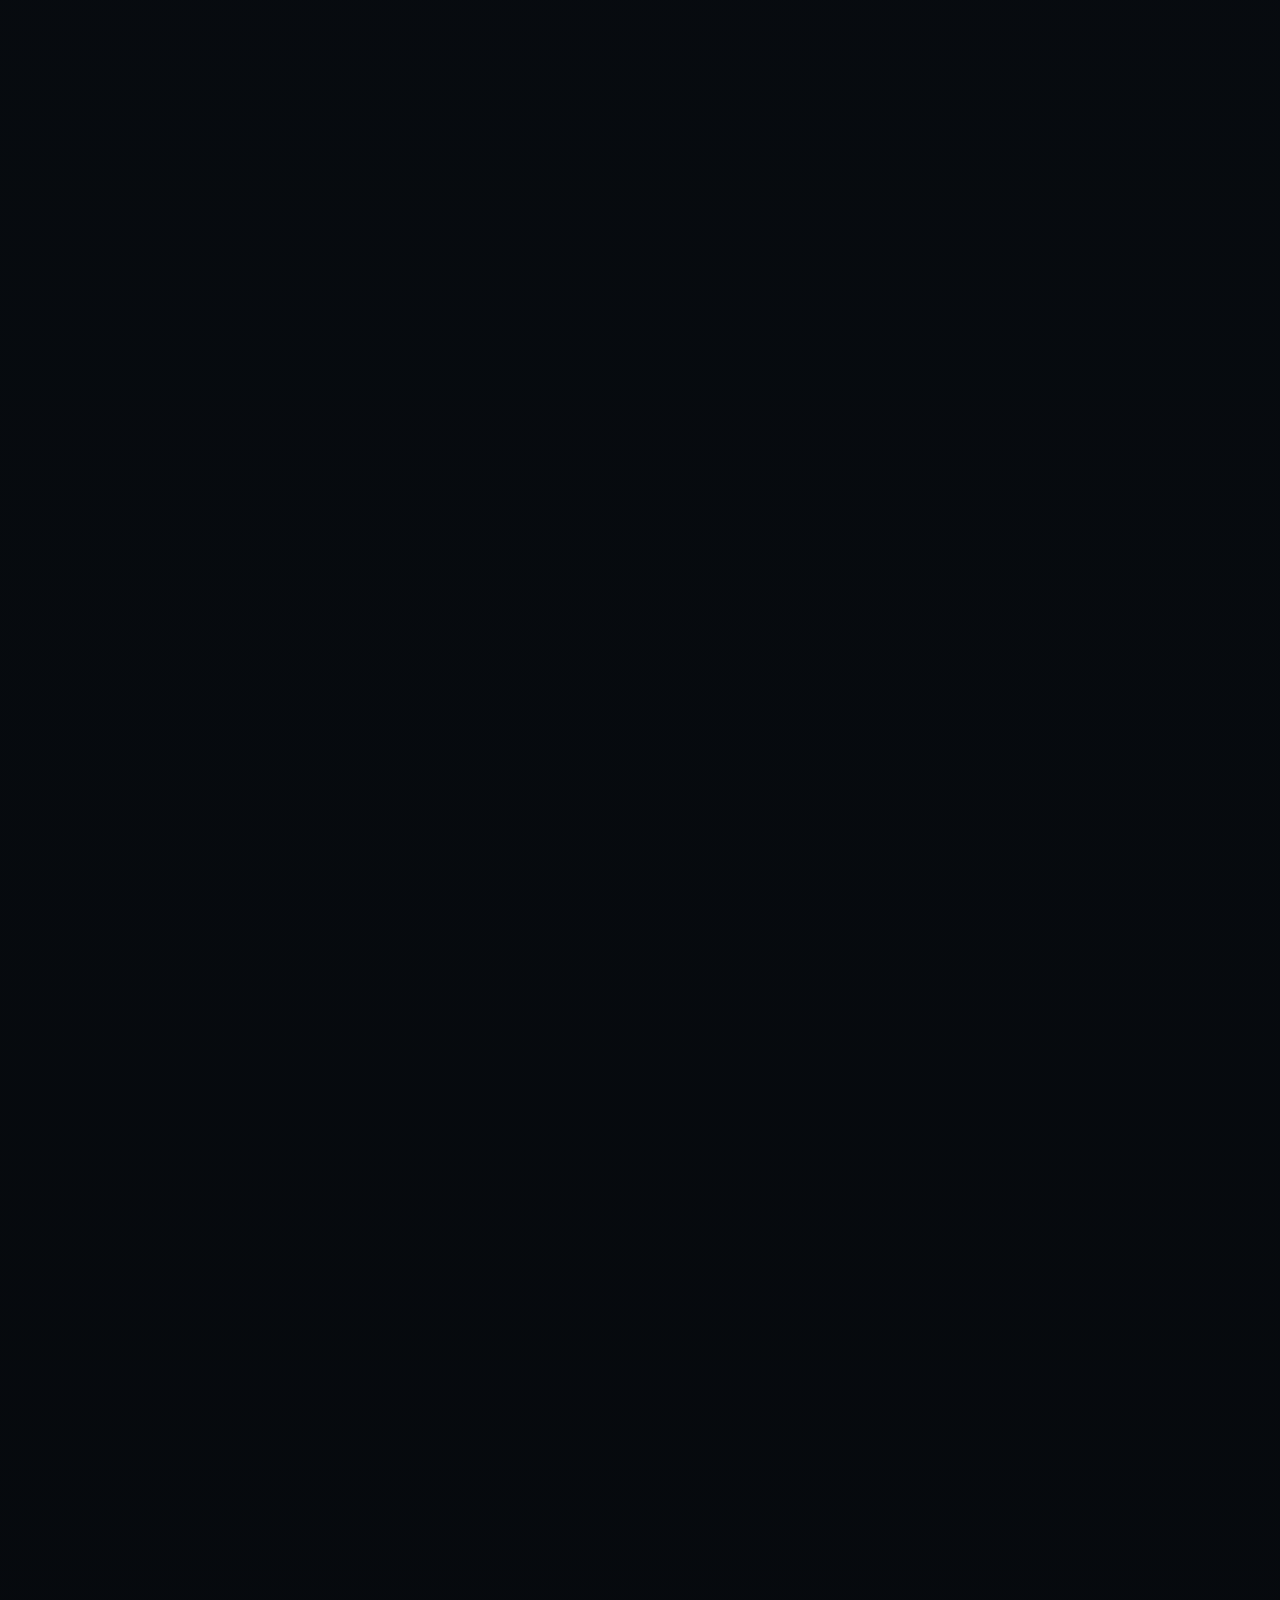
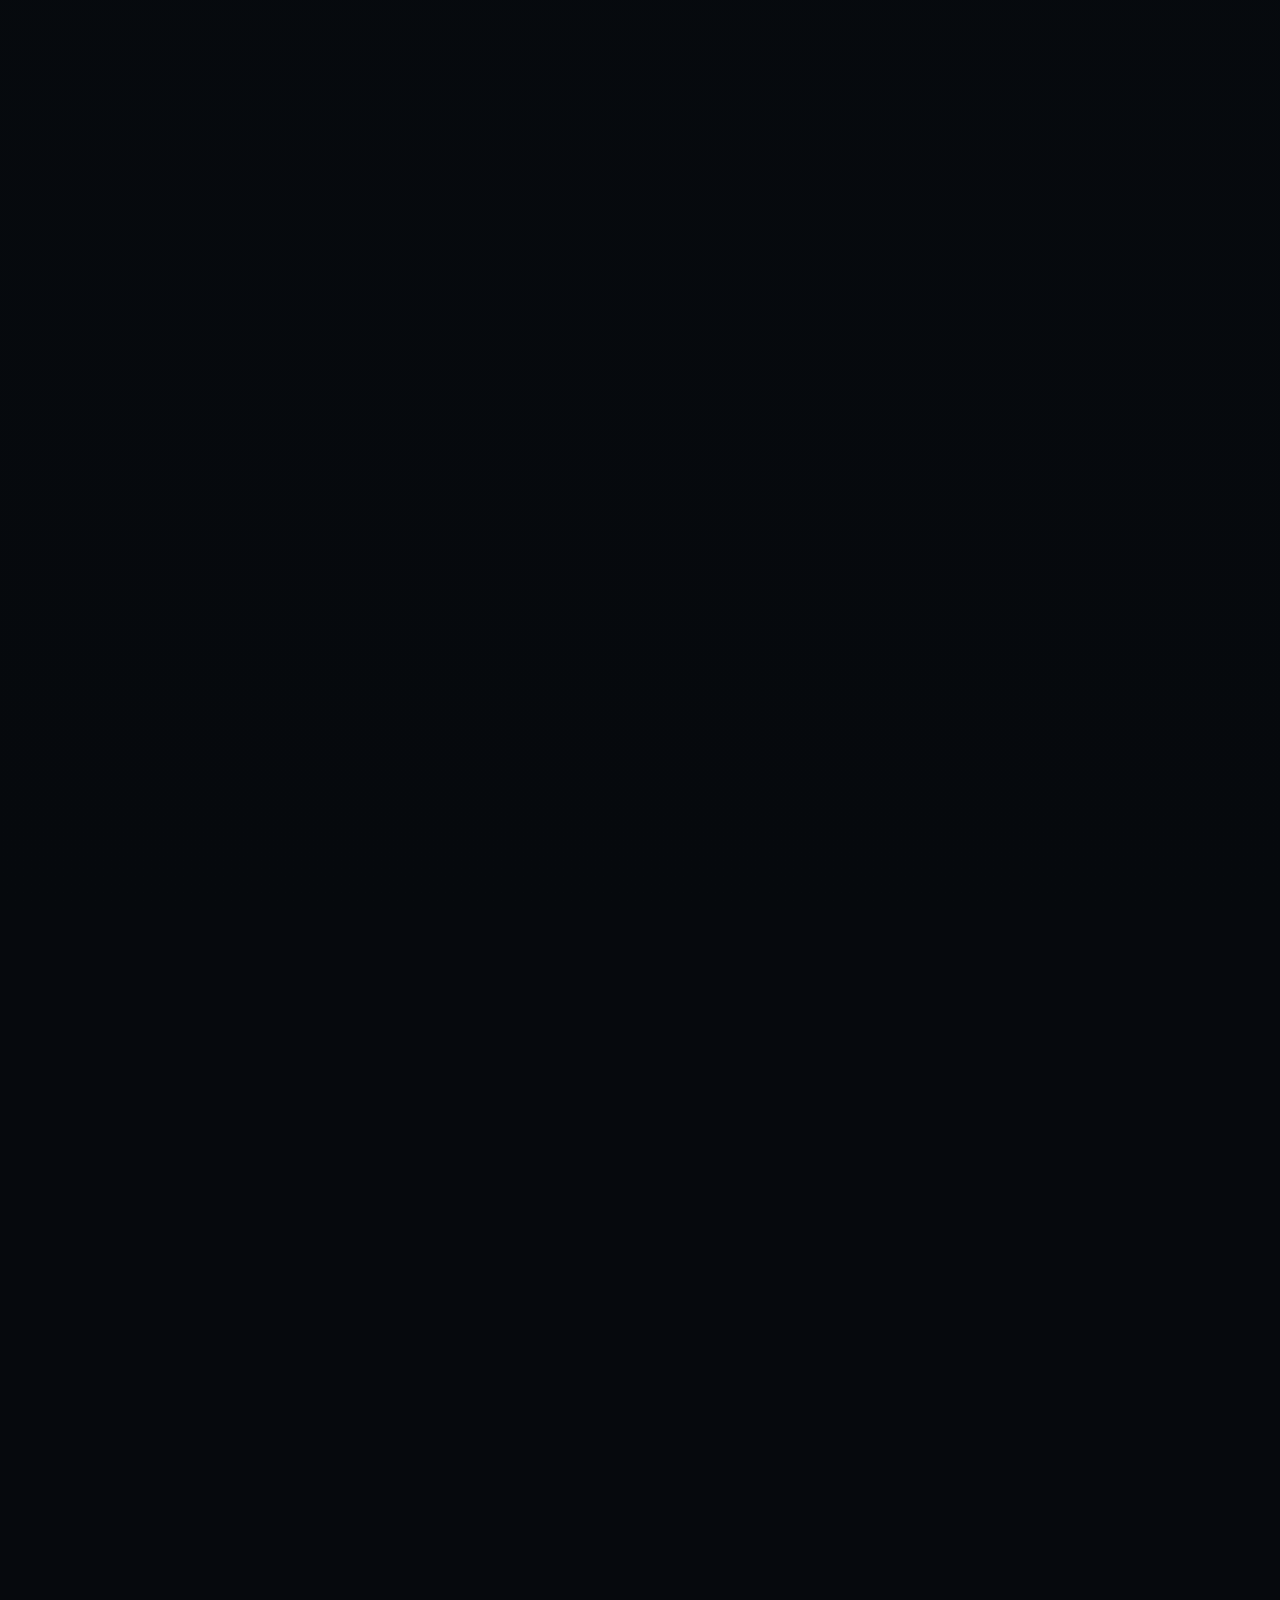
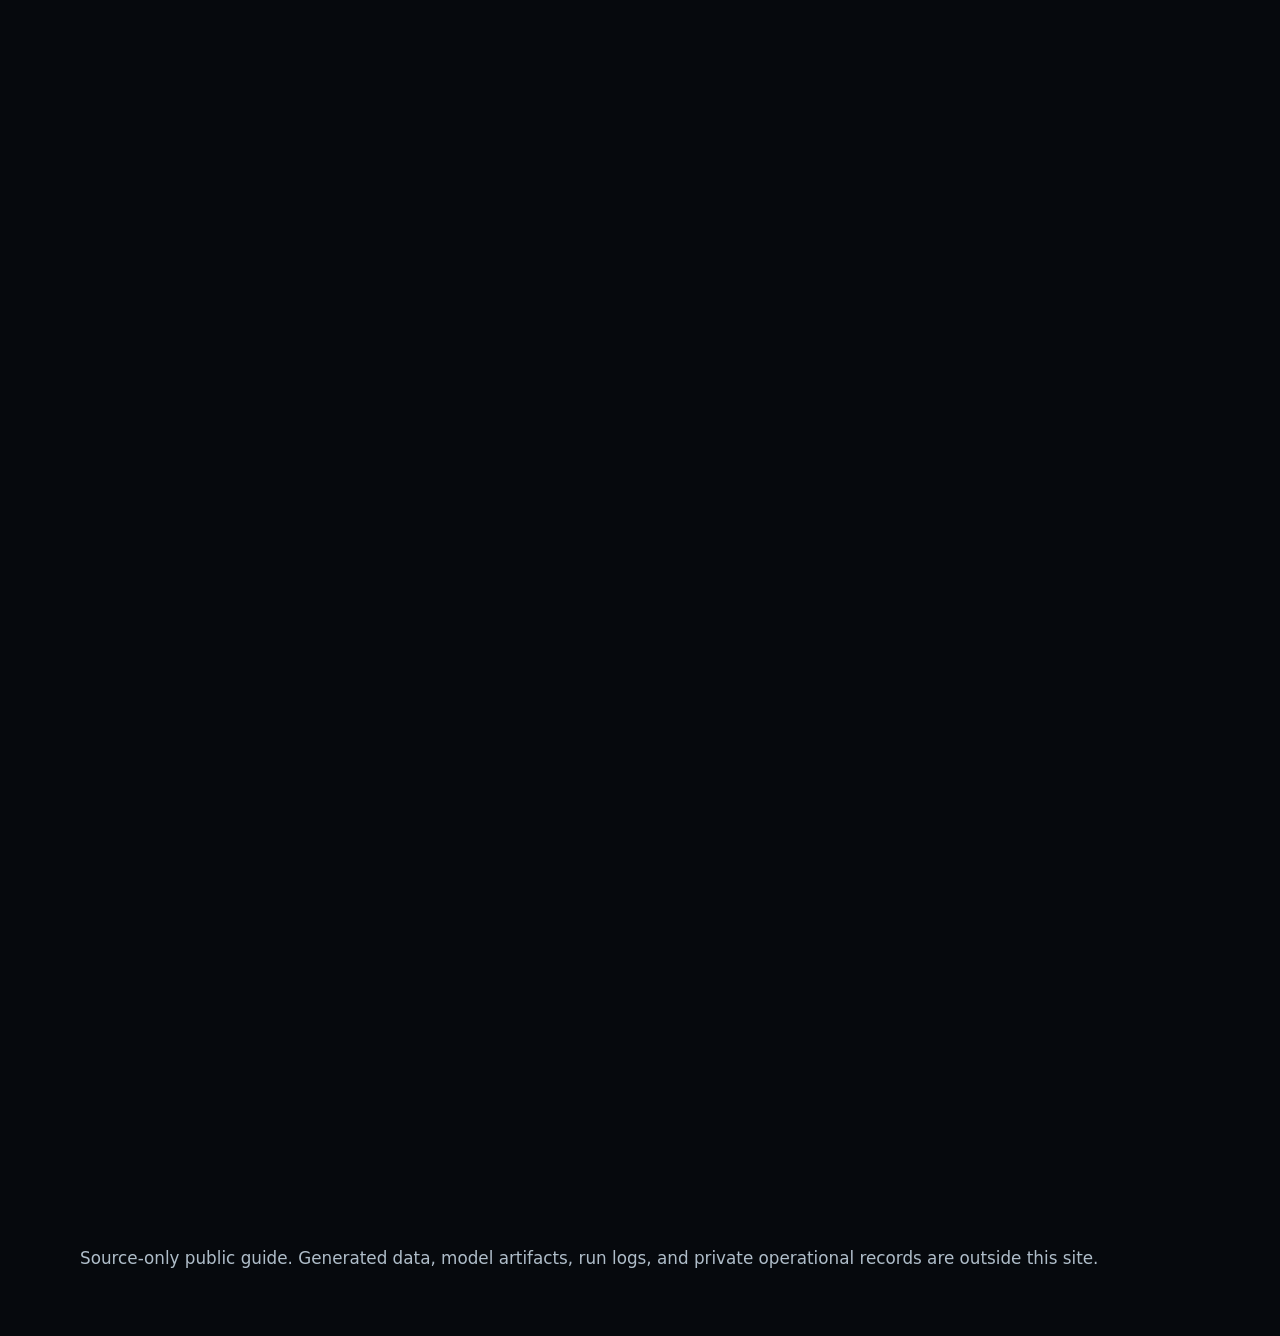
<file: docs/regimes.html>
<!doctype html>
<html lang="en" class="no-js">
  <head>
    <meta charset="utf-8">
    <meta name="viewport" content="width=device-width, initial-scale=1">
    <meta name="description" content="Explain the source-visible Market, Asset, and Cross-Asset regime processes, separating Test workflow evaluation from planning workflow contracts.">
    <title>Regimes | Crypto_Analysis</title>
    <link rel="stylesheet" href="assets/css/layers.css?v=20260623-copy1">
    <link rel="stylesheet" href="assets/css/reset.css?v=20260623-copy1">
    <link rel="stylesheet" href="assets/css/tokens.css?v=20260623-copy1">
    <link rel="stylesheet" href="assets/css/base.css?v=20260623-copy1">
    <link rel="stylesheet" href="assets/css/layout.css?v=20260623-copy1">
    <link rel="stylesheet" href="assets/css/components.css?v=20260623-copy1">
    <link rel="stylesheet" href="assets/css/utilities.css?v=20260623-copy1">
    <link rel="stylesheet" href="assets/css/effects.css?v=20260623-copy1">
    <link rel="stylesheet" href="assets/css/theme.css?v=20260623-copy1">
  </head>
  <body>
    <a class="skip-link" href="#main-content">Skip to content</a>
    <header class="site-header">
      <nav class="nav site-shell" aria-label="Primary" data-nav>
        <a class="nav__brand" href="index.html">Crypto_Analysis <span class="muted">Source Guide</span></a>
        <ul class="nav__links">
          <li><a href="index.html">Overview</a></li>
<li><a href="architecture.html">Architecture</a></li>
<li><a href="scalar-features.html">Features</a></li>
<li><a href="regimes.html" aria-current="page">Regimes</a></li>
<li><a href="numerics-forecasting.html">Numerics Forecasting</a></li>
<li><a href="roadmap-source.html">Source Map</a></li>
        </ul>
      </nav>
    </header>

    <main id="main-content" tabindex="-1">
      
      <section class="section site-shell">
        <div class="hero hero-banner page-hero-banner surface-grid">
          <figure class="hero-banner__media" aria-hidden="true"><img src="assets/media/graphics/regime-relationship-flow.png?v=20260623-copy1" alt="" width="1254" height="1254" loading="eager" fetchpriority="high" decoding="async"></figure>
          <div class="hero__copy hero-banner__copy">
          <img class="asset-badge page-title__badge" src="assets/media/badges/badge_regimes_v2.svg?v=20260623-copy1" alt="Regimes badge" width="1600" height="520" loading="lazy" decoding="async">
          <h1>Regimes</h1>
          <p class="measure">Explain the source-visible Market, Asset, and Cross-Asset regime processes, separating Test workflow evaluation from planning workflow contracts.</p>
          </div>
        </div>
      </section>

      <section class="section site-shell doc-layout reveal">
        
        <div class="doc-rail-shell" data-doc-rail-shell>
          <nav class="doc-rail" aria-label="Documentation sections" data-doc-rail>
            <button class="doc-rail__toggle" type="button" aria-expanded="true" aria-controls="regimes-contents" data-doc-rail-toggle>
              <span class="doc-rail__heading">Contents</span>
              <span class="doc-rail__toggle-state" data-doc-rail-toggle-label>Hide</span>
            </button>
            <div class="doc-rail__content" id="regimes-contents" data-doc-rail-content>
              <a href="#regime-definitions">Market, asset, and cross-asset regimes</a><a href="#test-workflow">Test workflow</a><a href="#planning-workflow">Planning workflow</a><a href="#relationship-cross-reference">Relationship Discovery cross-reference</a><a href="#source-files">Source files</a><a href="#terms">Terms</a>
            </div>
          </nav>
          <button class="doc-rail__edge-toggle" type="button" aria-expanded="false" aria-controls="regimes-contents" aria-label="Show contents" data-doc-rail-edge-toggle hidden>
            <span aria-hidden="true">+</span>
          </button>
        </div>
        <article class="stack measure">
          
          <section class="stack" id="regime-definitions">
            <p class="eyebrow">regime definitions</p>
            <h2>Market, asset, and cross-asset regimes</h2>
            <p>The regime source tree has three public state workflows: Market State, Asset State, and Cross-Asset State. Each workflow interprets a different behavioral scope and has its own axes, feature pools, candidate methods, and planning contracts.</p>
<p>The public site should describe the workflow shape and output contracts without claiming current active labels or publishing generated state rows.</p>
            
            <div class="table-wrap" role="region" aria-label="Regime workflow scopes" tabindex="0"><table class="report-table data-table"><caption>Regime workflow scopes</caption><thead><tr><th scope="col">Workflow</th><th scope="col">Plain-language interpretation</th><th scope="col">Axes or families</th><th scope="col">Source contract</th></tr></thead><tbody><tr><td>Market State</td><td>Interprets broad conditions across the asset universe: whether the market is rising or falling together, how broad participation is, how dispersed returns are, how correlated assets are, how volatile the market is, and whether leadership is concentrated.</td><td>Core contract axes: market, breadth, dispersion, correlation, market_vol, leadership. Test workflow panels also include return, volatility, breadth, dispersion, correlation, liquidity/activity, stress, stable-peg stress, and speculative sidecar panels.</td><td>src/regimes/core/contracts.py and src/regimes/market_state/test_branch_campaign.py</td></tr><tr><td>Asset State</td><td>Interprets each asset&#x27;s own behavior across trend, volatility, and activity. Source labels use cluster assignments plus plain labels, confidence, and intensity fields.</td><td>trend, vol, activity; bands are micro, meso, and macro with 30, 240, and 1440 minute ceiling intervals.</td><td>src/regimes/contracts.py and src/regimes/asset_state/feature_pools.py</td></tr><tr><td>Cross-Asset State</td><td>Interprets how each asset behaves relative to anchors, core baskets, peer strength, concentration, entropy, and residual peer signals. The core contract calls this relative_state; the source folder for the current workflow is cross_asset_state.</td><td>Core relative-state axes: relative, beta, correlation, relative_strength, relative_dispersion. Cross-asset feature families: anchor_core_exposure, peer_strength_stability, relationship_concentration_entropy, residual_peer_signal.</td><td>src/regimes/cross_asset_state/feature_families.py and src/regimes/cross_asset_state/method_universe.py</td></tr></tbody></table></div>
            <ul class="timeline source-links">
<li><a href="https://github.com/CaptLesser/Crypto_Analysis/blob/main/src/regimes/core/contracts.py">src/regimes/core/contracts.py</a></li>
<li><a href="https://github.com/CaptLesser/Crypto_Analysis/blob/main/src/regimes/contracts.py">src/regimes/contracts.py</a></li>
<li><a href="https://github.com/CaptLesser/Crypto_Analysis/blob/main/src/regimes/cross_asset_state/feature_families.py">src/regimes/cross_asset_state/feature_families.py</a></li>
</ul>
          </section>

          <section class="stack" id="test-workflow">
            <p class="eyebrow">test workflow</p>
            <h2>Test workflow</h2>
            <p>The Test workflow is where the source compares candidate feature panels, preprocessing choices, dimensionality-reduction choices, clustering methods, and profile evidence before any planning workflow step.</p>
<p>Raw clustering outputs should be treated as cluster assignments until a workflow produces an interpreted profile or label contract.</p>
            
            <div class="table-wrap" role="region" aria-label="Test workflow by regime type" tabindex="0"><table class="report-table data-table"><caption>Test workflow by regime type</caption><thead><tr><th scope="col">Workflow</th><th scope="col">Candidate columns or axes</th><th scope="col">Preprocessing and methods</th><th scope="col">Profile artifacts produced</th></tr></thead><tbody><tr><td>Asset State</td><td>Feature-pool styles are compact_axis, broad_axis, and interaction_or_compressed_axis. Source pools cover trend, volatility, activity, mean_reversion, drawdown, and range_efficiency candidates while the label contract exposes trend, vol, and activity axes.</td><td>Embeddings include none, pca, factor_analysis, and feature_agglomeration. Shared method candidates include kmeans, minibatch_kmeans, pca_kmeans, factor_analysis_kmeans, gaussian_mixture, factor_analysis_gaussian_mixture, bayesian_gaussian_mixture, birch, hdbscan, optics, and agglomerative.</td><td>Selected profile manifests, candidate score rows, cluster diagnostics, feature pool metadata, and output-finalization artifacts for later planning.</td></tr><tr><td>Market State</td><td>Axis panels include market_return_state, market_volatility_state, market_breadth_state, market_dispersion_state, market_correlation_state, market_liquidity_activity_state, market_stress_state, stable_peg_stress_state, and market_speculative_state.</td><td>Preprocessing options are standard_scale, robust_scale, and noop. Reducers are none, pca, and factor_analysis. Candidate profiles compare kmeans, minibatch_kmeans, Gaussian mixture variants, Birch, HDBSCAN, OPTICS, and agglomerative methods, with diagnostic-only status where source policy requires it.</td><td>Selected profile manifests, candidate scoreboards, masked-or-skipped cells, runtime telemetry, and campaign summaries.</td></tr><tr><td>Cross-Asset State</td><td>Feature families are anchor_core_exposure, peer_strength_stability, relationship_concentration_entropy, and residual_peer_signal, using relationship snapshots and cross-asset feature catalogs.</td><td>Profile types include rule_threshold, ordinal_quantile, kmeans, minibatch_kmeans, pca_kmeans, factor_analysis_kmeans, gaussian_mixture, factor_analysis_gaussian_mixture, bayesian_gaussian_mixture, birch, hdbscan, optics, agglomerative, and diagnostic_only. Birch is diagnostic-only in the current method universe.</td><td>Selected cross-asset profile manifests, diagnostic-only profile rows, masked cells, relationship-context handoff references, output-health evidence, and method-universe manifests.</td></tr></tbody></table></div>
<div class="table-wrap" role="region" aria-label="Shared clustering candidate policy" tabindex="0"><table class="report-table data-table"><caption>Shared clustering candidate policy</caption><thead><tr><th scope="col">Candidate status</th><th scope="col">Methods</th><th scope="col">Meaning</th></tr></thead><tbody><tr><td>Default candidate</td><td>kmeans, minibatch_kmeans, pca_kmeans, factor_analysis_kmeans, gaussian_mixture, factor_analysis_gaussian_mixture, bayesian_gaussian_mixture, birch</td><td>The shared registry marks these as default candidates, while each pathway still owns enablement and search-space policy.</td></tr><tr><td>Diagnostic conditional by default</td><td>hdbscan, optics, agglomerative</td><td>Adapters exist, but pathway policy must prove suitability before candidate promotion.</td></tr><tr><td>Excluded by default</td><td>spectral_clustering</td><td>The shared registry keeps this out of default tuning unless a pathway explicitly proves otherwise.</td></tr></tbody></table></div>
            <ul class="timeline source-links">
<li><a href="https://github.com/CaptLesser/Crypto_Analysis/blob/main/src/regimes/core/clustering_candidates.py">src/regimes/core/clustering_candidates.py</a></li>
<li><a href="https://github.com/CaptLesser/Crypto_Analysis/blob/main/src/regimes/asset_state/feature_pools.py">src/regimes/asset_state/feature_pools.py</a></li>
<li><a href="https://github.com/CaptLesser/Crypto_Analysis/blob/main/src/regimes/market_state/test_branch_campaign.py">src/regimes/market_state/test_branch_campaign.py</a></li>
<li><a href="https://github.com/CaptLesser/Crypto_Analysis/blob/main/src/regimes/cross_asset_state/test_prototype.py">src/regimes/cross_asset_state/test_prototype.py</a></li>
<li><a href="https://github.com/CaptLesser/Crypto_Analysis/blob/main/src/regimes/cross_asset_state/method_universe.py">src/regimes/cross_asset_state/method_universe.py</a></li>
</ul>
          </section>

          <section class="stack" id="planning-workflow">
            <p class="eyebrow">planning workflow</p>
            <h2>Planning workflow</h2>
            <p>The source-visible planning workflow starts after profile selection. It validates selected profile manifests, resolves the input edge, builds timestamp plans, creates planning units, and emits job-matrix and telemetry payloads.</p>
<p>This page presents planning contracts as source architecture. It does not claim that the public site publishes generated labels or runtime rows.</p>
            
            <div class="table-wrap" role="region" aria-label="Planning workflow outputs" tabindex="0"><table class="report-table data-table"><caption>Planning workflow outputs</caption><thead><tr><th scope="col">Workflow</th><th scope="col">Planner inputs</th><th scope="col">Planned outputs</th><th scope="col">Label or row contract</th></tr></thead><tbody><tr><td>Asset State</td><td>Selected asset-state profile manifest plus input edge and profile artifact hash.</td><td>Planning units, selected/skipped counts, job matrix summary, reuse-cache telemetry, clamp policy, refit cadence, normalized lineage checks.</td><td>Asset label rows include ts, asset, band, ceiling_interval_min, each trend/vol/activity cluster_id, label, confidence_pct, intensity_pct, and feature_schema_hash.</td></tr><tr><td>Market State</td><td>Selected market-state profiles and masked/skipped cells from the market-state selected-profile artifact.</td><td>Planning units for selected and masked-unavailable cells, job matrix summary, per-axis target keys, input-edge telemetry, and profile lookup metadata.</td><td>Wide market-state rows are keyed by ts, band, and profile_id, with per-axis assignment, id, score, confidence, and status columns.</td></tr><tr><td>Cross-Asset State</td><td>Selected, diagnostic-only, and masked cross-asset profiles plus relationship-input freshness checks.</td><td>Planning units by asset, relationship feature family, and band; relationship freshness summary; job matrix summary; selected, diagnostic-only, and masked counts.</td><td>Selected profile records include asset_id, relationship_feature_family, band, profile_id, method_family, feature_columns, state_count, label health, relationship snapshot lineage, and support metadata.</td></tr></tbody></table></div>
            <ul class="timeline source-links">
<li><a href="https://github.com/CaptLesser/Crypto_Analysis/blob/main/src/regimes/asset_state/production_planner.py">Asset-state planning source</a></li>
<li><a href="https://github.com/CaptLesser/Crypto_Analysis/blob/main/src/regimes/market_state/production_planner.py">Market-state planning source</a></li>
<li><a href="https://github.com/CaptLesser/Crypto_Analysis/blob/main/src/regimes/cross_asset_state/production_planner.py">Cross-asset planning source</a></li>
<li><a href="https://github.com/CaptLesser/Crypto_Analysis/blob/main/src/regimes/market_state/output_contract.py">src/regimes/market_state/output_contract.py</a></li>
<li><a href="https://github.com/CaptLesser/Crypto_Analysis/blob/main/src/regimes/cross_asset_state/schema.py">src/regimes/cross_asset_state/schema.py</a></li>
</ul>
          </section>

          <section class="stack" id="relationship-cross-reference">
            <p class="eyebrow">relationship cross reference</p>
            <h2>Relationship Discovery cross-reference</h2>
            <p>Relationship Discovery belongs on the Features page because it primarily produces relationship edges, profiles, stability scores, and cross-asset feature inputs.</p>
<p>On the Regimes page, it should stay a cross-reference: Cross-Asset State consumes relationship-derived feature families, but the relationship artifacts themselves are feature-generation outputs.</p>
            
            
            <ul class="timeline source-links">
<li><a href="https://github.com/CaptLesser/Crypto_Analysis/tree/main/src/regimes/relationship_discovery">src/regimes/relationship_discovery</a></li>
<li><a href="https://github.com/CaptLesser/Crypto_Analysis/tree/main/src/regimes/regime_features">src/regimes/regime_features</a></li>
</ul>
          </section>
          <section class="stack" id="source-files">
            <p class="eyebrow">Source Files</p>
            <h2>Public source links from the manifest.</h2>
            <ul class="timeline source-links">
<li><a href="https://github.com/CaptLesser/Crypto_Analysis/tree/main/src/regimes/core">src/regimes/core</a></li>
<li><a href="https://github.com/CaptLesser/Crypto_Analysis/tree/main/src/regimes/market_state">src/regimes/market_state</a></li>
<li><a href="https://github.com/CaptLesser/Crypto_Analysis/tree/main/src/regimes/asset_state">src/regimes/asset_state</a></li>
<li><a href="https://github.com/CaptLesser/Crypto_Analysis/tree/main/src/regimes/cross_asset_state">src/regimes/cross_asset_state</a></li>
<li><a href="https://github.com/CaptLesser/Crypto_Analysis/tree/main/src/regimes/regime_features">src/regimes/regime_features</a></li>
<li><a href="https://github.com/CaptLesser/Crypto_Analysis/tree/main/src/regimes/relationship_discovery">src/regimes/relationship_discovery</a></li>
<li><a href="https://github.com/CaptLesser/Crypto_Analysis/tree/pipeline_test/src/regimes/asset_state_test">src/regimes/asset_state_test</a></li>
</ul>
            <ul class="timeline source-links">
<li><a href="https://github.com/CaptLesser/Crypto_Analysis/blob/main/src/regimes/core/contracts.py">Core regime layers and axes</a></li>
<li><a href="https://github.com/CaptLesser/Crypto_Analysis/blob/main/src/regimes/core/clustering_candidates.py">Shared clustering candidate policy</a></li>
<li><a href="https://github.com/CaptLesser/Crypto_Analysis/blob/main/src/regimes/asset_state/feature_pools.py">Asset-state feature pools</a></li>
<li><a href="https://github.com/CaptLesser/Crypto_Analysis/blob/main/src/regimes/market_state/test_branch_campaign.py">Market-state Test workflow campaign source</a></li>
<li><a href="https://github.com/CaptLesser/Crypto_Analysis/blob/main/src/regimes/cross_asset_state/method_universe.py">Cross-asset method universe</a></li>
<li><a href="https://github.com/CaptLesser/Crypto_Analysis/blob/main/src/regimes/asset_state/production_planner.py">Asset-state planning workflow source</a></li>
<li><a href="https://github.com/CaptLesser/Crypto_Analysis/blob/main/src/regimes/market_state/production_planner.py">Market-state planning workflow source</a></li>
<li><a href="https://github.com/CaptLesser/Crypto_Analysis/blob/main/src/regimes/cross_asset_state/production_planner.py">Cross-asset planning workflow source</a></li>
</ul>
          </section>
          
          <section class="stack" id="terms">
            <p class="eyebrow">Terms</p>
            <h2>Plain-language source notes.</h2>
            <dl class="meta-list">
              <div class="meta-row"><dt>behavioral axis</dt><dd>The conceptual domain being evaluated or clustered, such as trend, volatility, activity, breadth, dispersion, or relationship exposure.</dd></div>
<div class="meta-row"><dt>cluster assignment</dt><dd>The raw result of a clustering method before a workflow interprets it as a state label.</dd></div>
<div class="meta-row"><dt>profile</dt><dd>A selected method and configuration record with evidence, lineage, target keys, and planner metadata.</dd></div>
<div class="meta-row"><dt>Planning workflow</dt><dd>The source-visible planning path that consumes selected profiles and prepares job matrices and telemetry; the public site does not publish generated runtime rows.</dd></div>
            </dl>
          </section>
          
        </article>
      </section>
    </main>

    <footer class="section site-shell">
      <p>Source-only public guide. Generated data, model artifacts, run logs, and private operational records are outside this site.</p>
    </footer>

    <script type="module" src="assets/js/nav.js?v=20260623-copy1"></script>
    <script type="module" src="assets/js/reveal.js?v=20260623-copy1"></script>
    <script type="module" src="assets/js/transitions.js?v=20260623-copy1"></script>
  </body>
</html>
</file>
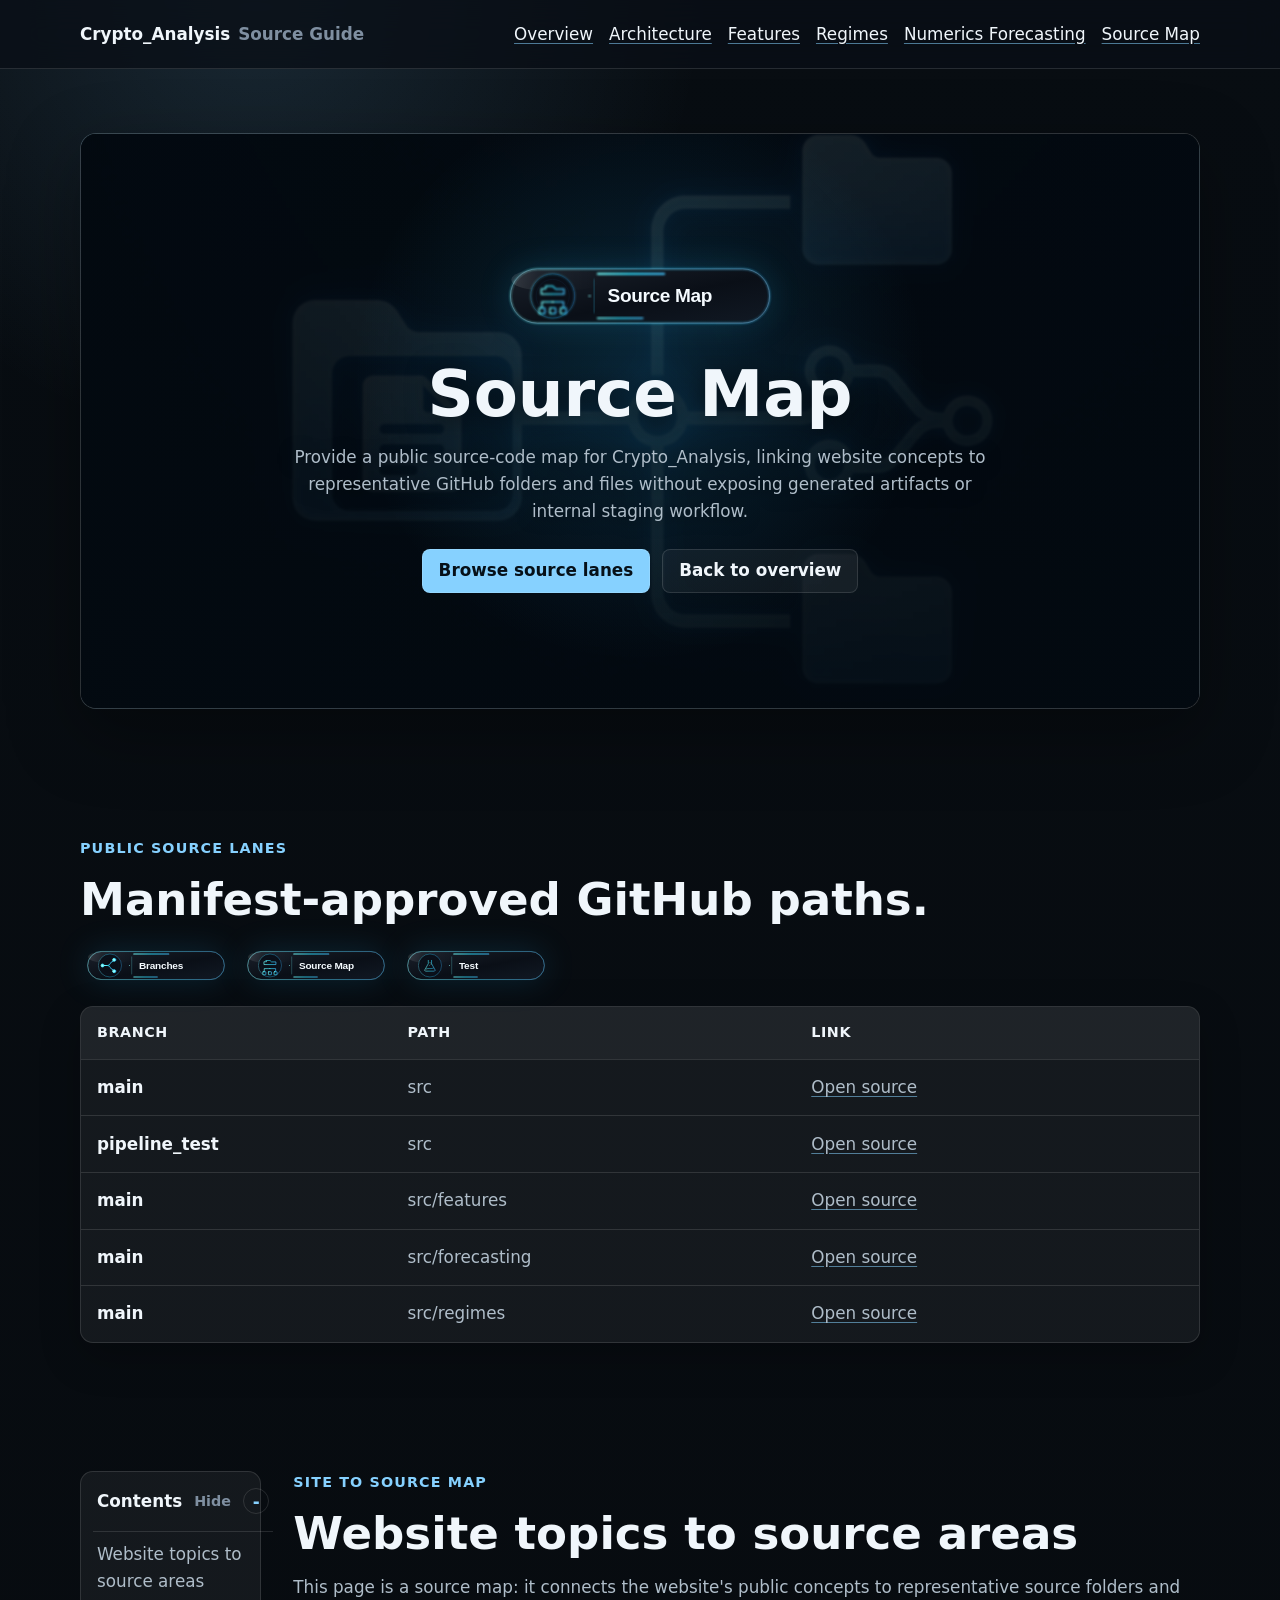
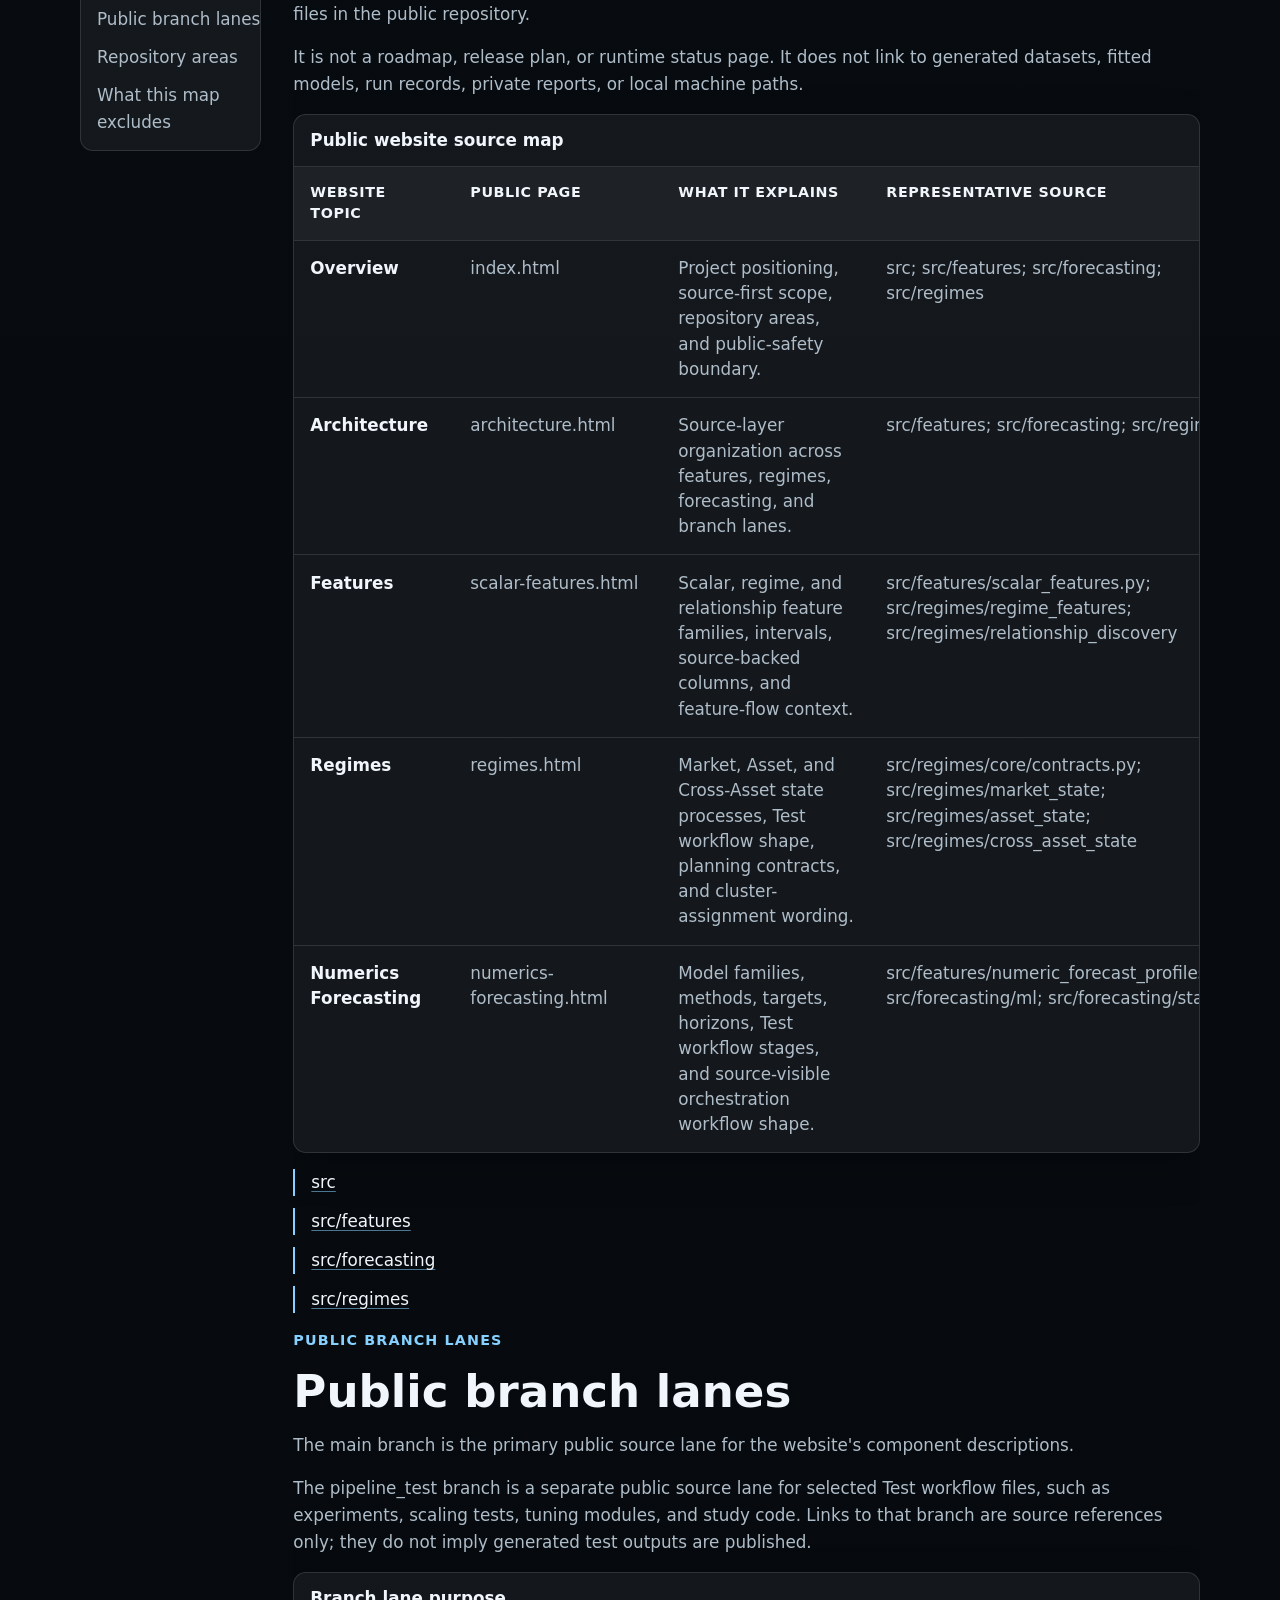
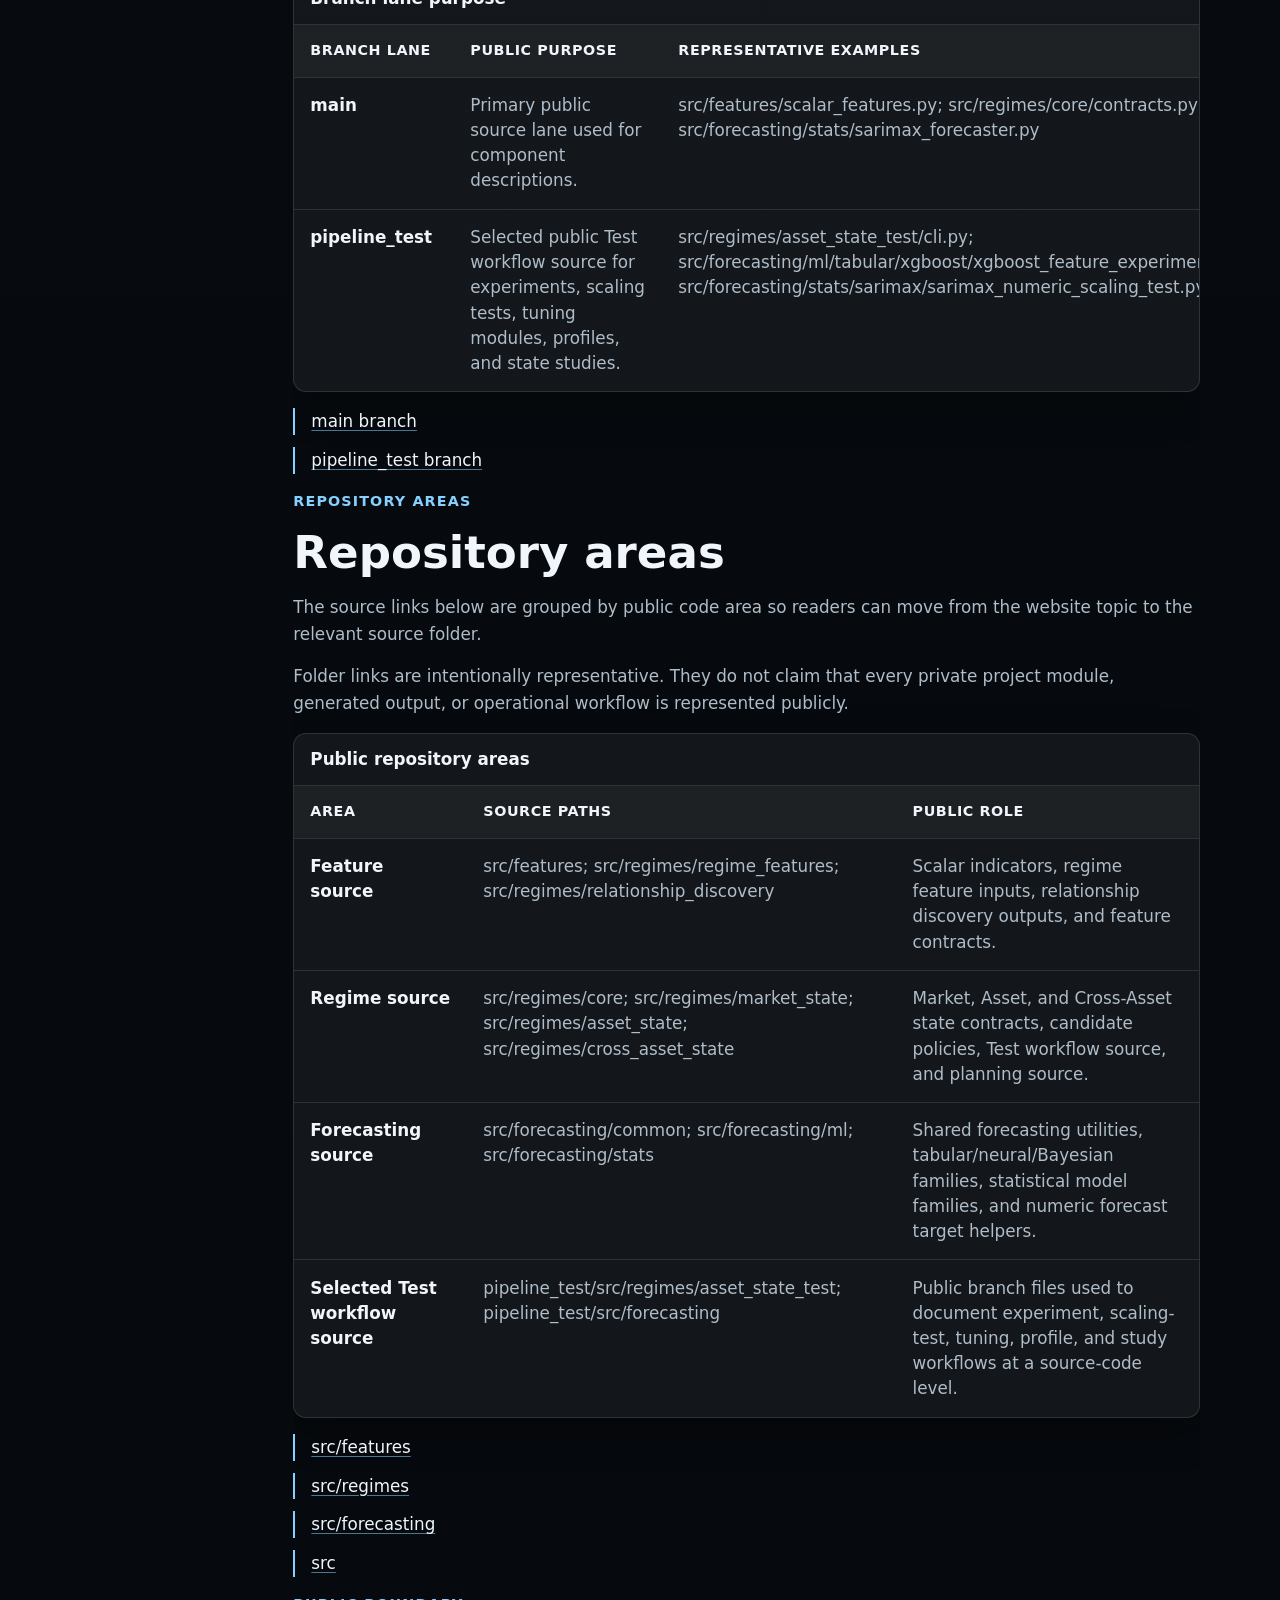
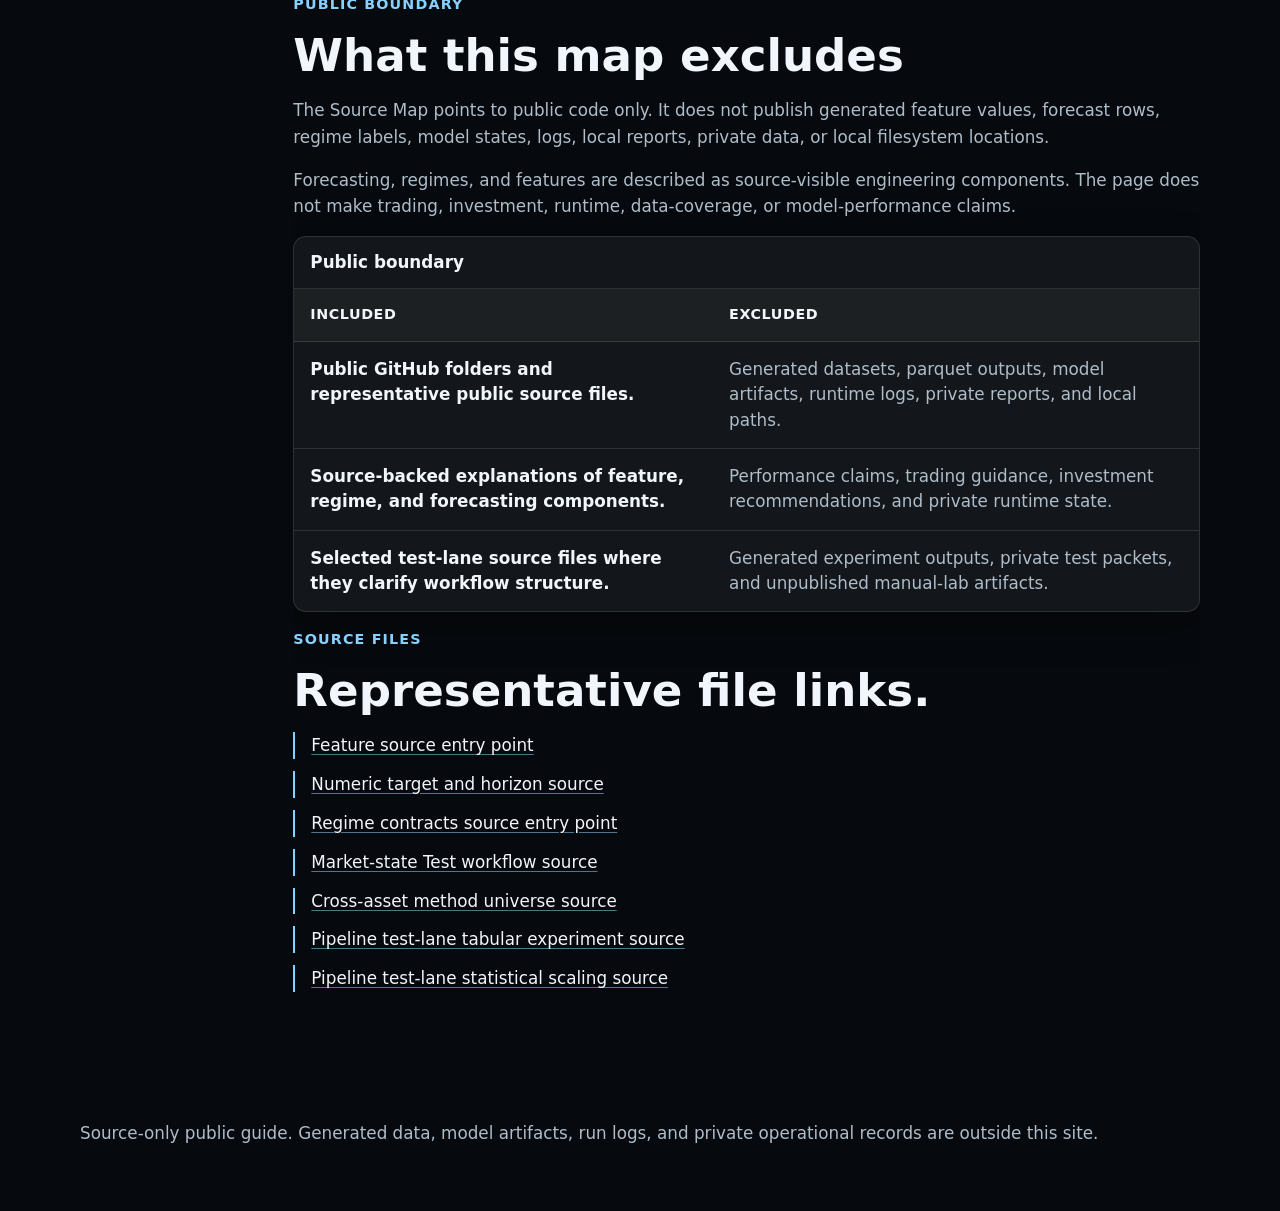
<file: docs/roadmap-source.html>
<!doctype html>
<html lang="en" class="no-js">
  <head>
    <meta charset="utf-8">
    <meta name="viewport" content="width=device-width, initial-scale=1">
    <meta name="description" content="Provide a public source-code map for Crypto_Analysis, linking website concepts to representative GitHub folders and files without exposing generated artifacts or internal staging workflow.">
    <title>Source Map | Crypto_Analysis</title>
    <link rel="stylesheet" href="assets/css/layers.css?v=20260623-copy1">
    <link rel="stylesheet" href="assets/css/reset.css?v=20260623-copy1">
    <link rel="stylesheet" href="assets/css/tokens.css?v=20260623-copy1">
    <link rel="stylesheet" href="assets/css/base.css?v=20260623-copy1">
    <link rel="stylesheet" href="assets/css/layout.css?v=20260623-copy1">
    <link rel="stylesheet" href="assets/css/components.css?v=20260623-copy1">
    <link rel="stylesheet" href="assets/css/utilities.css?v=20260623-copy1">
    <link rel="stylesheet" href="assets/css/effects.css?v=20260623-copy1">
    <link rel="stylesheet" href="assets/css/theme.css?v=20260623-copy1">
  </head>
  <body>
    <a class="skip-link" href="#main-content">Skip to content</a>
    <header class="site-header">
      <nav class="nav site-shell" aria-label="Primary" data-nav>
        <a class="nav__brand" href="index.html">Crypto_Analysis <span class="muted">Source Guide</span></a>
        <ul class="nav__links">
          <li><a href="index.html">Overview</a></li>
<li><a href="architecture.html">Architecture</a></li>
<li><a href="scalar-features.html">Features</a></li>
<li><a href="regimes.html">Regimes</a></li>
<li><a href="numerics-forecasting.html">Numerics Forecasting</a></li>
<li><a href="roadmap-source.html" aria-current="page">Source Map</a></li>
        </ul>
      </nav>
    </header>

    <main id="main-content" tabindex="-1">
      
      <section class="section site-shell">
        <div class="hero hero-banner surface-grid">
          <figure class="hero-banner__media" aria-hidden="true"><img src="assets/media/graphics/source-map-folders.png?v=20260623-copy1" alt="" width="1254" height="1254" loading="eager" fetchpriority="high" decoding="async"></figure>
          <div class="hero__copy hero-banner__copy">
            <img class="asset-badge asset-badge--hero" src="assets/media/badges/badge_source_map_v2.svg?v=20260623-copy1" alt="Source map badge" width="1600" height="520" loading="lazy" decoding="async">
            <h1>Source Map</h1>
            <p class="measure">Provide a public source-code map for Crypto_Analysis, linking website concepts to representative GitHub folders and files without exposing generated artifacts or internal staging workflow.</p>
            <div class="hero__actions">
              <a class="button" href="#source-table">Browse source lanes</a>
              <a class="button button--ghost" href="index.html">Back to overview</a>
            </div>
          </div>
        </div>
      </section>

      <section class="section site-shell stack reveal" id="source-table">
        <p class="eyebrow">Public Source Lanes</p>
        <h2>Manifest-approved GitHub paths.</h2>
        <div class="asset-badge-row" aria-hidden="true"><img class="asset-badge asset-badge--compact" src="assets/media/badges/badge_branches_v2.svg?v=20260623-copy1" alt="" width="1600" height="520" loading="lazy" decoding="async"><img class="asset-badge asset-badge--compact" src="assets/media/badges/badge_source_map_v2.svg?v=20260623-copy1" alt="" width="1600" height="520" loading="lazy" decoding="async"><img class="asset-badge asset-badge--compact" src="assets/media/badges/badge_test_v2.svg?v=20260623-copy1" alt="" width="1600" height="520" loading="lazy" decoding="async"></div>
        <div class="table-wrap source-table" role="region" aria-label="Manifest-approved GitHub paths" tabindex="0"><table class="report-table data-table"><thead><tr><th scope="col">Branch</th><th scope="col">Path</th><th scope="col">Link</th></tr></thead><tbody><tr><td>main</td><td>src</td><td><a href="https://github.com/CaptLesser/Crypto_Analysis/tree/main/src">Open source</a></td></tr>
<tr><td>pipeline_test</td><td>src</td><td><a href="https://github.com/CaptLesser/Crypto_Analysis/tree/pipeline_test/src">Open source</a></td></tr>
<tr><td>main</td><td>src/features</td><td><a href="https://github.com/CaptLesser/Crypto_Analysis/tree/main/src/features">Open source</a></td></tr>
<tr><td>main</td><td>src/forecasting</td><td><a href="https://github.com/CaptLesser/Crypto_Analysis/tree/main/src/forecasting">Open source</a></td></tr>
<tr><td>main</td><td>src/regimes</td><td><a href="https://github.com/CaptLesser/Crypto_Analysis/tree/main/src/regimes">Open source</a></td></tr></tbody></table></div>
      </section>

      <section class="section site-shell doc-layout reveal">
        
        <div class="doc-rail-shell" data-doc-rail-shell>
          <nav class="doc-rail" aria-label="Source map sections" data-doc-rail>
            <button class="doc-rail__toggle" type="button" aria-expanded="true" aria-controls="source-map-contents" data-doc-rail-toggle>
              <span class="doc-rail__heading">Contents</span>
              <span class="doc-rail__toggle-state" data-doc-rail-toggle-label>Hide</span>
            </button>
            <div class="doc-rail__content" id="source-map-contents" data-doc-rail-content>
              <a href="#site-to-source-map">Website topics to source areas</a><a href="#public-branch-lanes">Public branch lanes</a><a href="#repository-areas">Repository areas</a><a href="#public-boundary">What this map excludes</a>
            </div>
          </nav>
          <button class="doc-rail__edge-toggle" type="button" aria-expanded="false" aria-controls="source-map-contents" aria-label="Show contents" data-doc-rail-edge-toggle hidden>
            <span aria-hidden="true">+</span>
          </button>
        </div>
        <article class="stack measure">
          
          <section class="stack" id="site-to-source-map">
            <p class="eyebrow">site to source map</p>
            <h2>Website topics to source areas</h2>
            <p>This page is a source map: it connects the website&#x27;s public concepts to representative source folders and files in the public repository.</p>
<p>It is not a roadmap, release plan, or runtime status page. It does not link to generated datasets, fitted models, run records, private reports, or local machine paths.</p>
            
            <div class="table-wrap" role="region" aria-label="Public website source map" tabindex="0"><table class="report-table data-table"><caption>Public website source map</caption><thead><tr><th scope="col">Website topic</th><th scope="col">Public page</th><th scope="col">What it explains</th><th scope="col">Representative source</th></tr></thead><tbody><tr><td>Overview</td><td>index.html</td><td>Project positioning, source-first scope, repository areas, and public-safety boundary.</td><td>src; src/features; src/forecasting; src/regimes</td></tr><tr><td>Architecture</td><td>architecture.html</td><td>Source-layer organization across features, regimes, forecasting, and branch lanes.</td><td>src/features; src/forecasting; src/regimes</td></tr><tr><td>Features</td><td>scalar-features.html</td><td>Scalar, regime, and relationship feature families, intervals, source-backed columns, and feature-flow context.</td><td>src/features/scalar_features.py; src/regimes/regime_features; src/regimes/relationship_discovery</td></tr><tr><td>Regimes</td><td>regimes.html</td><td>Market, Asset, and Cross-Asset state processes, Test workflow shape, planning contracts, and cluster-assignment wording.</td><td>src/regimes/core/contracts.py; src/regimes/market_state; src/regimes/asset_state; src/regimes/cross_asset_state</td></tr><tr><td>Numerics Forecasting</td><td>numerics-forecasting.html</td><td>Model families, methods, targets, horizons, Test workflow stages, and source-visible orchestration workflow shape.</td><td>src/features/numeric_forecast_profiles.py; src/forecasting/ml; src/forecasting/stats</td></tr></tbody></table></div>
            <ul class="timeline source-links">
<li><a href="https://github.com/CaptLesser/Crypto_Analysis/tree/main/src">src</a></li>
<li><a href="https://github.com/CaptLesser/Crypto_Analysis/tree/main/src/features">src/features</a></li>
<li><a href="https://github.com/CaptLesser/Crypto_Analysis/tree/main/src/forecasting">src/forecasting</a></li>
<li><a href="https://github.com/CaptLesser/Crypto_Analysis/tree/main/src/regimes">src/regimes</a></li>
</ul>
          </section>

          <section class="stack" id="public-branch-lanes">
            <p class="eyebrow">public branch lanes</p>
            <h2>Public branch lanes</h2>
            <p>The main branch is the primary public source lane for the website&#x27;s component descriptions.</p>
<p>The pipeline_test branch is a separate public source lane for selected Test workflow files, such as experiments, scaling tests, tuning modules, and study code. Links to that branch are source references only; they do not imply generated test outputs are published.</p>
            
            <div class="table-wrap" role="region" aria-label="Branch lane purpose" tabindex="0"><table class="report-table data-table"><caption>Branch lane purpose</caption><thead><tr><th scope="col">Branch lane</th><th scope="col">Public purpose</th><th scope="col">Representative examples</th></tr></thead><tbody><tr><td>main</td><td>Primary public source lane used for component descriptions.</td><td>src/features/scalar_features.py; src/regimes/core/contracts.py; src/forecasting/stats/sarimax_forecaster.py</td></tr><tr><td>pipeline_test</td><td>Selected public Test workflow source for experiments, scaling tests, tuning modules, profiles, and state studies.</td><td>src/regimes/asset_state_test/cli.py; src/forecasting/ml/tabular/xgboost/xgboost_feature_experiment.py; src/forecasting/stats/sarimax/sarimax_numeric_scaling_test.py</td></tr></tbody></table></div>
            <ul class="timeline source-links">
<li><a href="https://github.com/CaptLesser/Crypto_Analysis/tree/main">main branch</a></li>
<li><a href="https://github.com/CaptLesser/Crypto_Analysis/tree/pipeline_test">pipeline_test branch</a></li>
</ul>
          </section>

          <section class="stack" id="repository-areas">
            <p class="eyebrow">repository areas</p>
            <h2>Repository areas</h2>
            <p>The source links below are grouped by public code area so readers can move from the website topic to the relevant source folder.</p>
<p>Folder links are intentionally representative. They do not claim that every private project module, generated output, or operational workflow is represented publicly.</p>
            
            <div class="table-wrap" role="region" aria-label="Public repository areas" tabindex="0"><table class="report-table data-table"><caption>Public repository areas</caption><thead><tr><th scope="col">Area</th><th scope="col">Source paths</th><th scope="col">Public role</th></tr></thead><tbody><tr><td>Feature source</td><td>src/features; src/regimes/regime_features; src/regimes/relationship_discovery</td><td>Scalar indicators, regime feature inputs, relationship discovery outputs, and feature contracts.</td></tr><tr><td>Regime source</td><td>src/regimes/core; src/regimes/market_state; src/regimes/asset_state; src/regimes/cross_asset_state</td><td>Market, Asset, and Cross-Asset state contracts, candidate policies, Test workflow source, and planning source.</td></tr><tr><td>Forecasting source</td><td>src/forecasting/common; src/forecasting/ml; src/forecasting/stats</td><td>Shared forecasting utilities, tabular/neural/Bayesian families, statistical model families, and numeric forecast target helpers.</td></tr><tr><td>Selected Test workflow source</td><td>pipeline_test/src/regimes/asset_state_test; pipeline_test/src/forecasting</td><td>Public branch files used to document experiment, scaling-test, tuning, profile, and study workflows at a source-code level.</td></tr></tbody></table></div>
            <ul class="timeline source-links">
<li><a href="https://github.com/CaptLesser/Crypto_Analysis/tree/main/src/features">src/features</a></li>
<li><a href="https://github.com/CaptLesser/Crypto_Analysis/tree/main/src/regimes">src/regimes</a></li>
<li><a href="https://github.com/CaptLesser/Crypto_Analysis/tree/main/src/forecasting">src/forecasting</a></li>
<li><a href="https://github.com/CaptLesser/Crypto_Analysis/tree/pipeline_test/src">src</a></li>
</ul>
          </section>

          <section class="stack" id="public-boundary">
            <p class="eyebrow">public boundary</p>
            <h2>What this map excludes</h2>
            <p>The Source Map points to public code only. It does not publish generated feature values, forecast rows, regime labels, model states, logs, local reports, private data, or local filesystem locations.</p>
<p>Forecasting, regimes, and features are described as source-visible engineering components. The page does not make trading, investment, runtime, data-coverage, or model-performance claims.</p>
            
            <div class="table-wrap" role="region" aria-label="Public boundary" tabindex="0"><table class="report-table data-table"><caption>Public boundary</caption><thead><tr><th scope="col">Included</th><th scope="col">Excluded</th></tr></thead><tbody><tr><td>Public GitHub folders and representative public source files.</td><td>Generated datasets, parquet outputs, model artifacts, runtime logs, private reports, and local paths.</td></tr><tr><td>Source-backed explanations of feature, regime, and forecasting components.</td><td>Performance claims, trading guidance, investment recommendations, and private runtime state.</td></tr><tr><td>Selected test-lane source files where they clarify workflow structure.</td><td>Generated experiment outputs, private test packets, and unpublished manual-lab artifacts.</td></tr></tbody></table></div>
            
          </section>
          <section class="stack" id="source-files">
            <p class="eyebrow">Source Files</p>
            <h2>Representative file links.</h2>
            <ul class="timeline source-links">
<li><a href="https://github.com/CaptLesser/Crypto_Analysis/blob/main/src/features/scalar_features.py">Feature source entry point</a></li>
<li><a href="https://github.com/CaptLesser/Crypto_Analysis/blob/main/src/features/numeric_forecast_profiles.py">Numeric target and horizon source</a></li>
<li><a href="https://github.com/CaptLesser/Crypto_Analysis/blob/main/src/regimes/core/contracts.py">Regime contracts source entry point</a></li>
<li><a href="https://github.com/CaptLesser/Crypto_Analysis/blob/main/src/regimes/market_state/test_branch_campaign.py">Market-state Test workflow source</a></li>
<li><a href="https://github.com/CaptLesser/Crypto_Analysis/blob/main/src/regimes/cross_asset_state/method_universe.py">Cross-asset method universe source</a></li>
<li><a href="https://github.com/CaptLesser/Crypto_Analysis/blob/pipeline_test/src/forecasting/ml/tabular/xgboost/xgboost_feature_experiment.py">Pipeline test-lane tabular experiment source</a></li>
<li><a href="https://github.com/CaptLesser/Crypto_Analysis/blob/pipeline_test/src/forecasting/stats/sarimax/sarimax_numeric_scaling_test.py">Pipeline test-lane statistical scaling source</a></li>
</ul>
          </section>
          
        </article>
      </section>
    </main>

    <footer class="section site-shell">
      <p>Source-only public guide. Generated data, model artifacts, run logs, and private operational records are outside this site.</p>
    </footer>

    <script type="module" src="assets/js/nav.js?v=20260623-copy1"></script>
    <script type="module" src="assets/js/reveal.js?v=20260623-copy1"></script>
    <script type="module" src="assets/js/transitions.js?v=20260623-copy1"></script>
  </body>
</html>
</file>
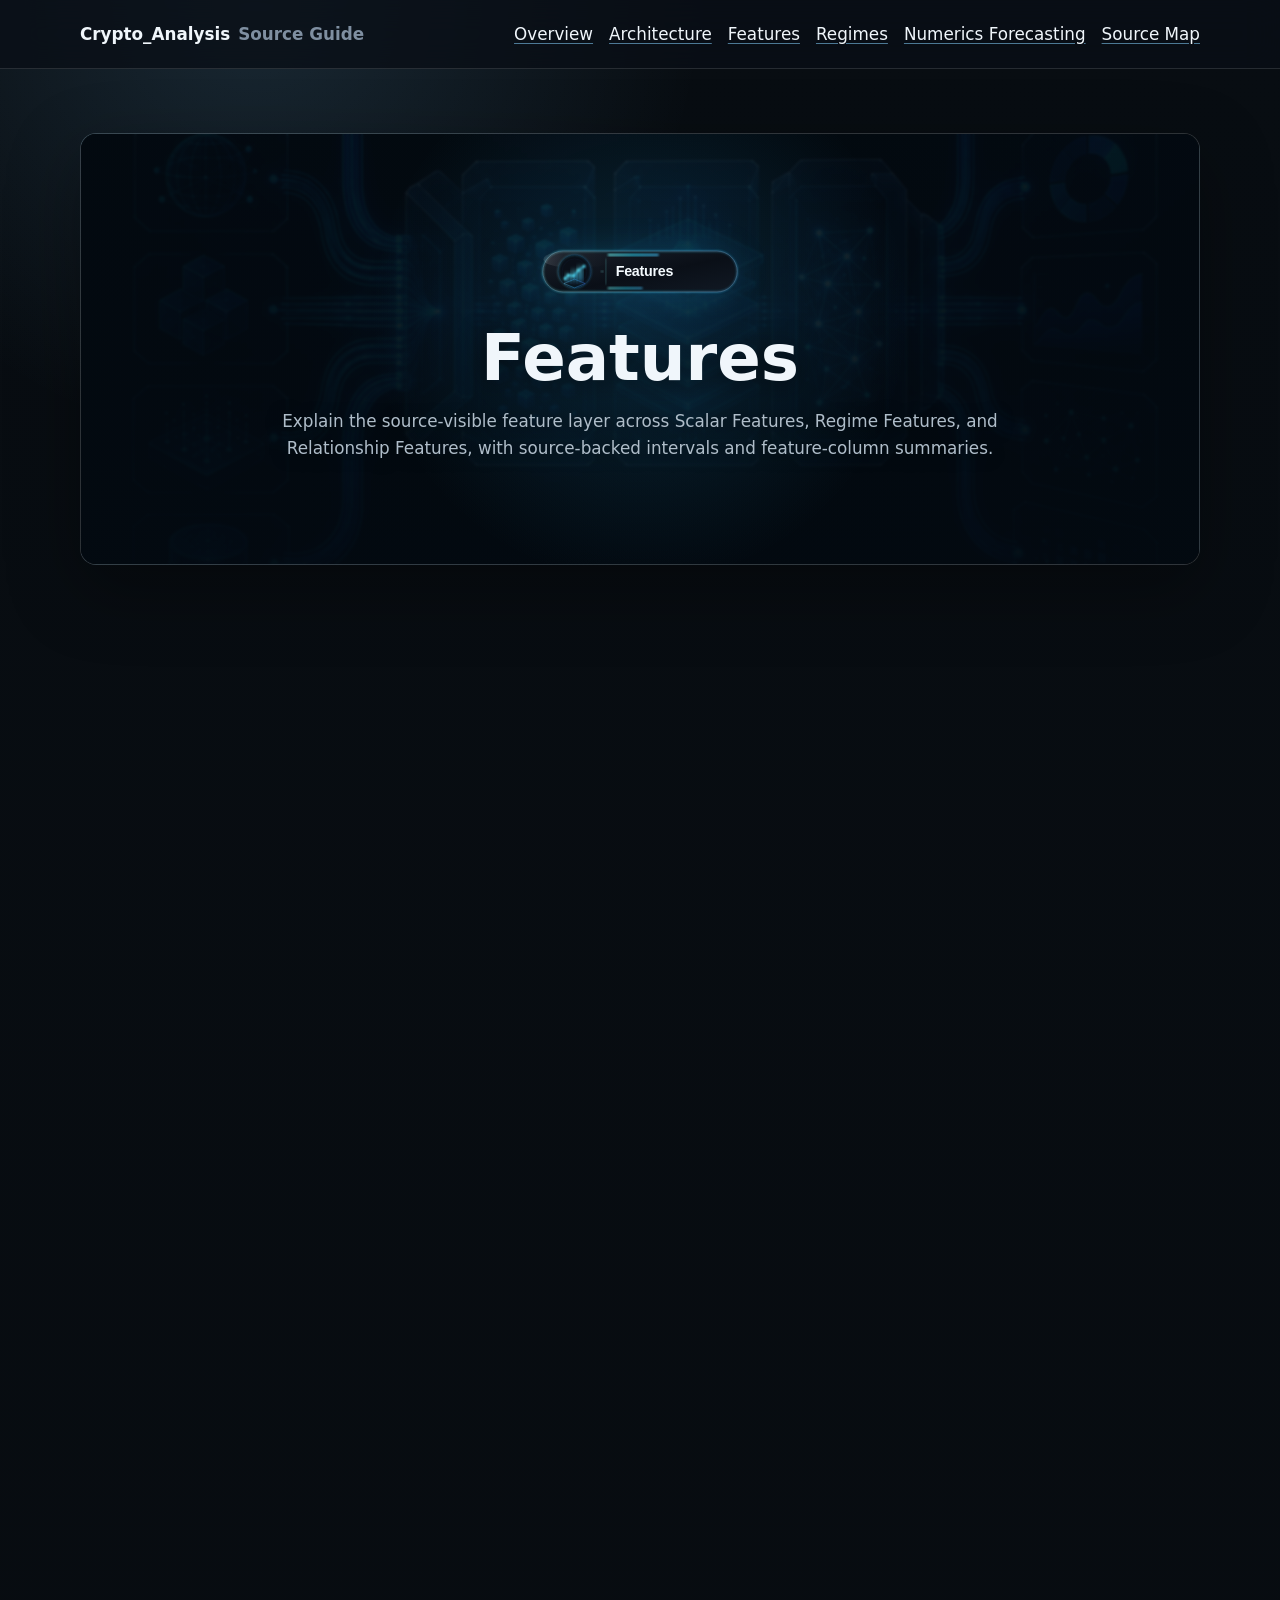
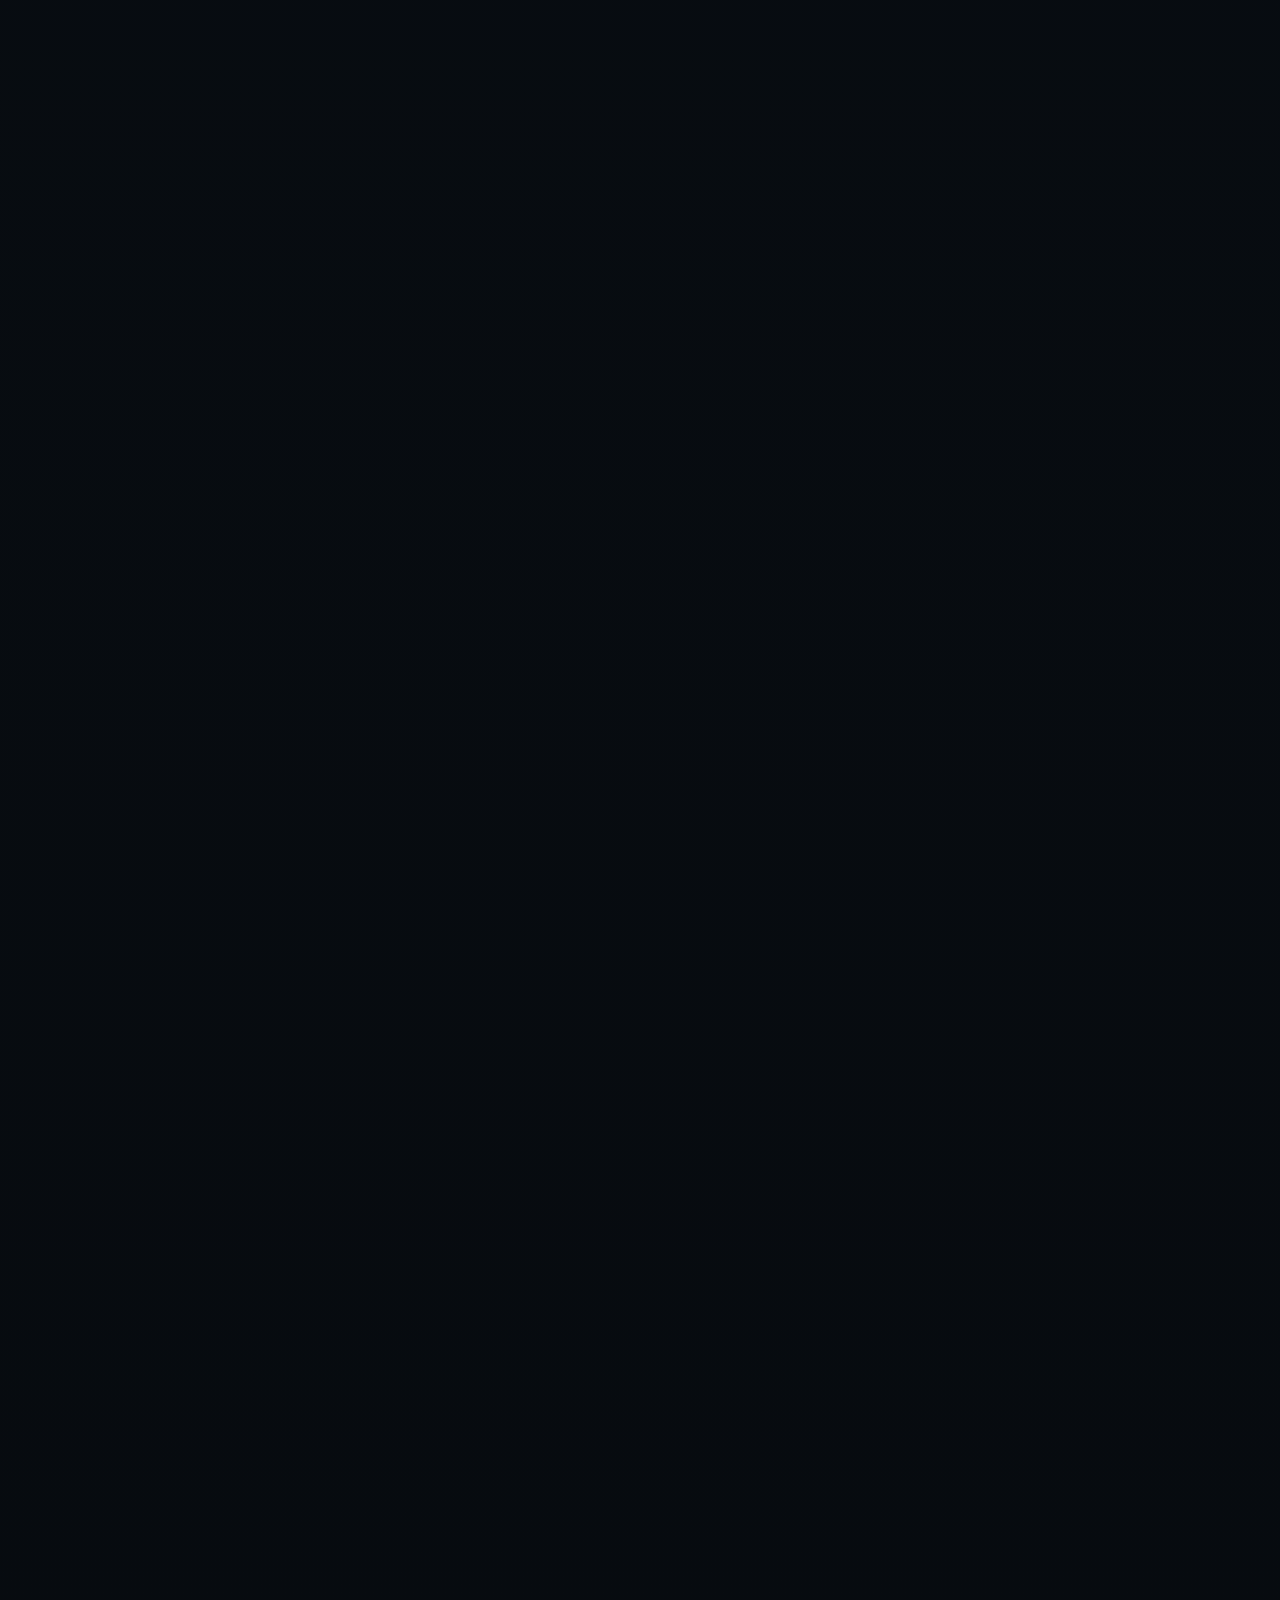
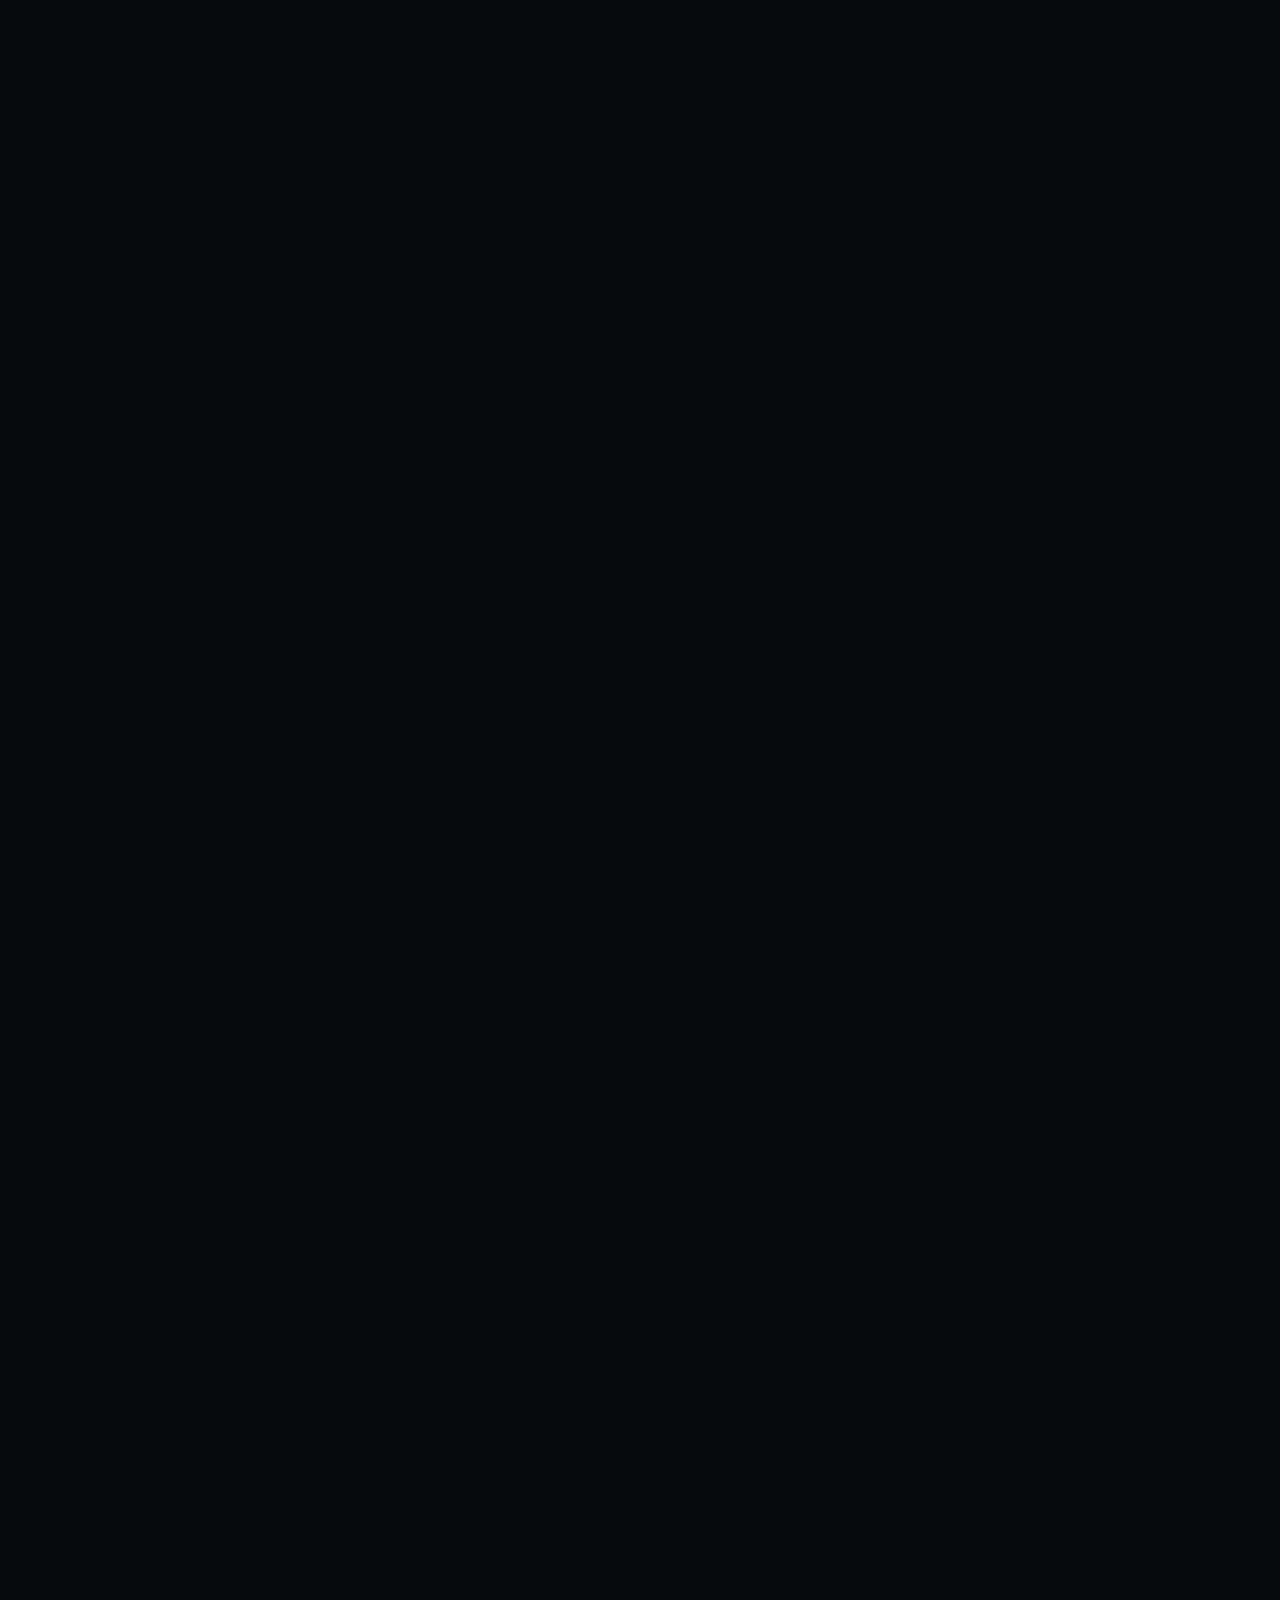
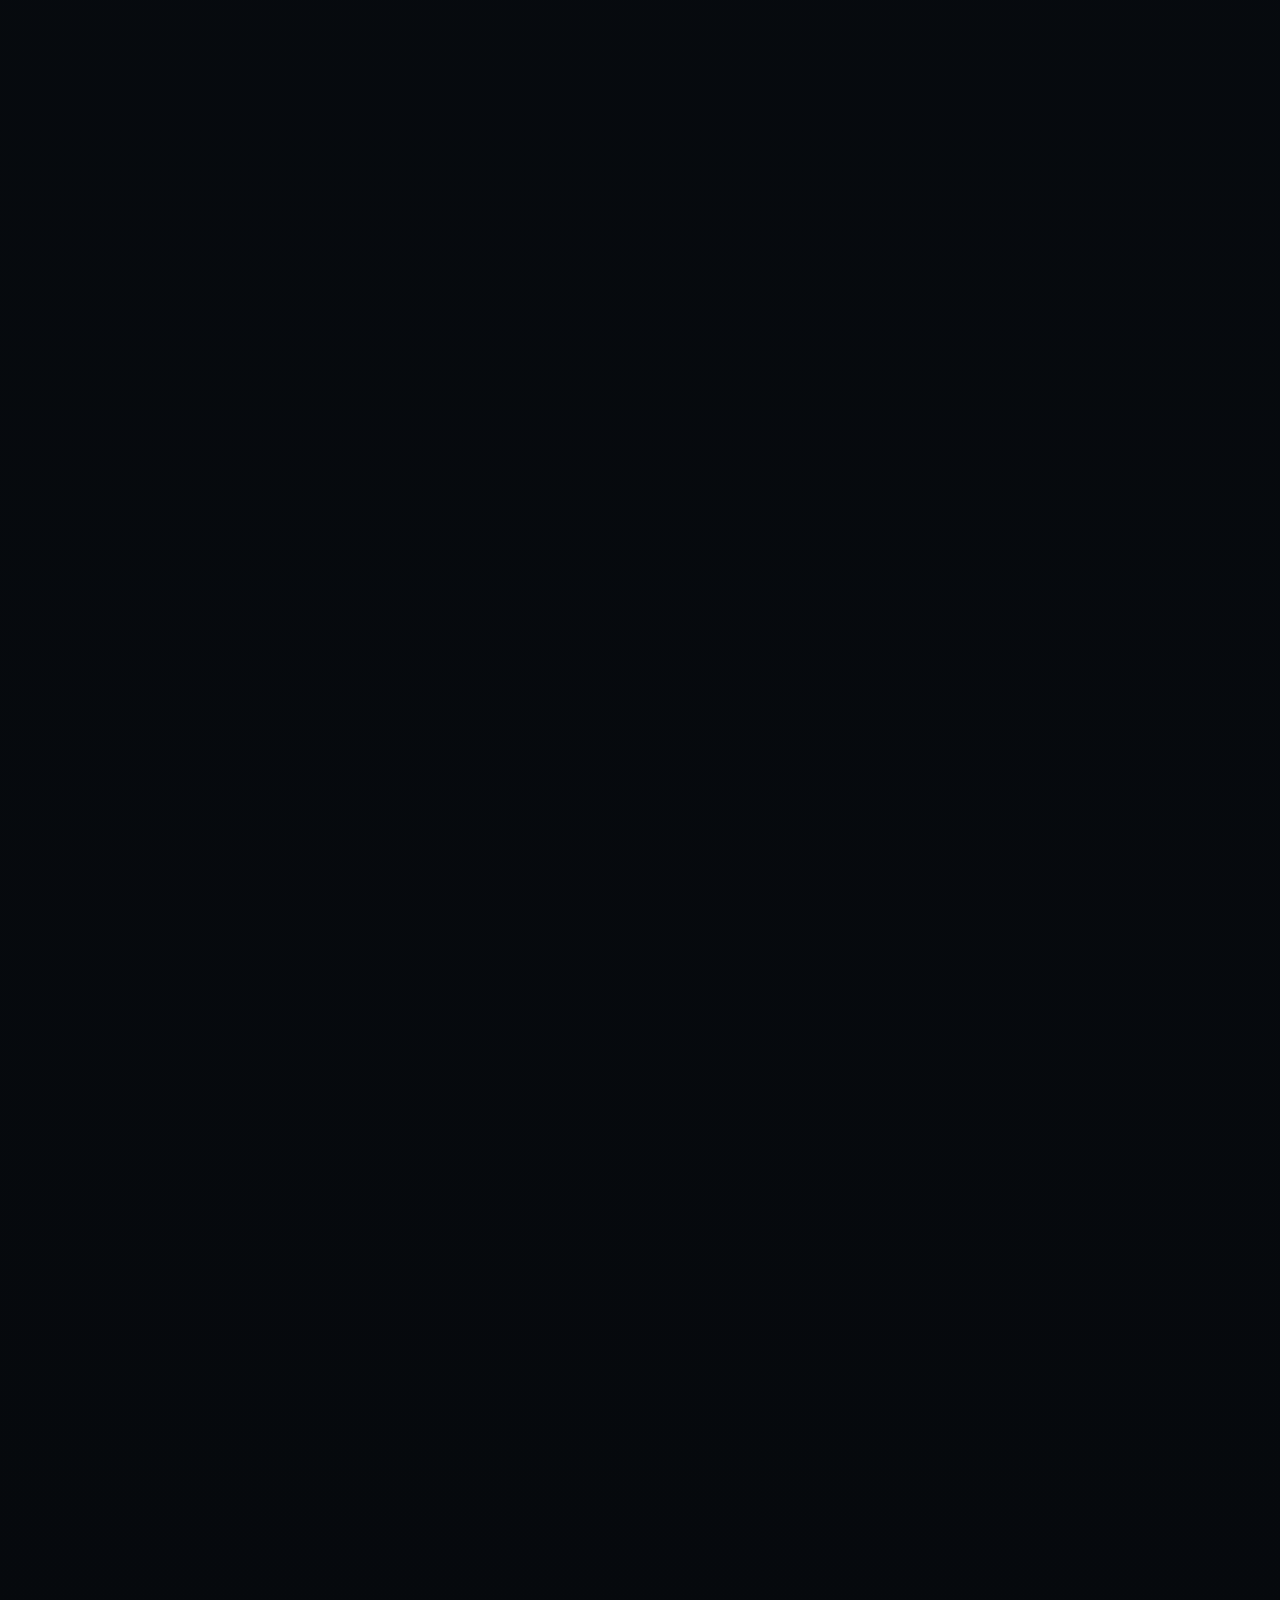
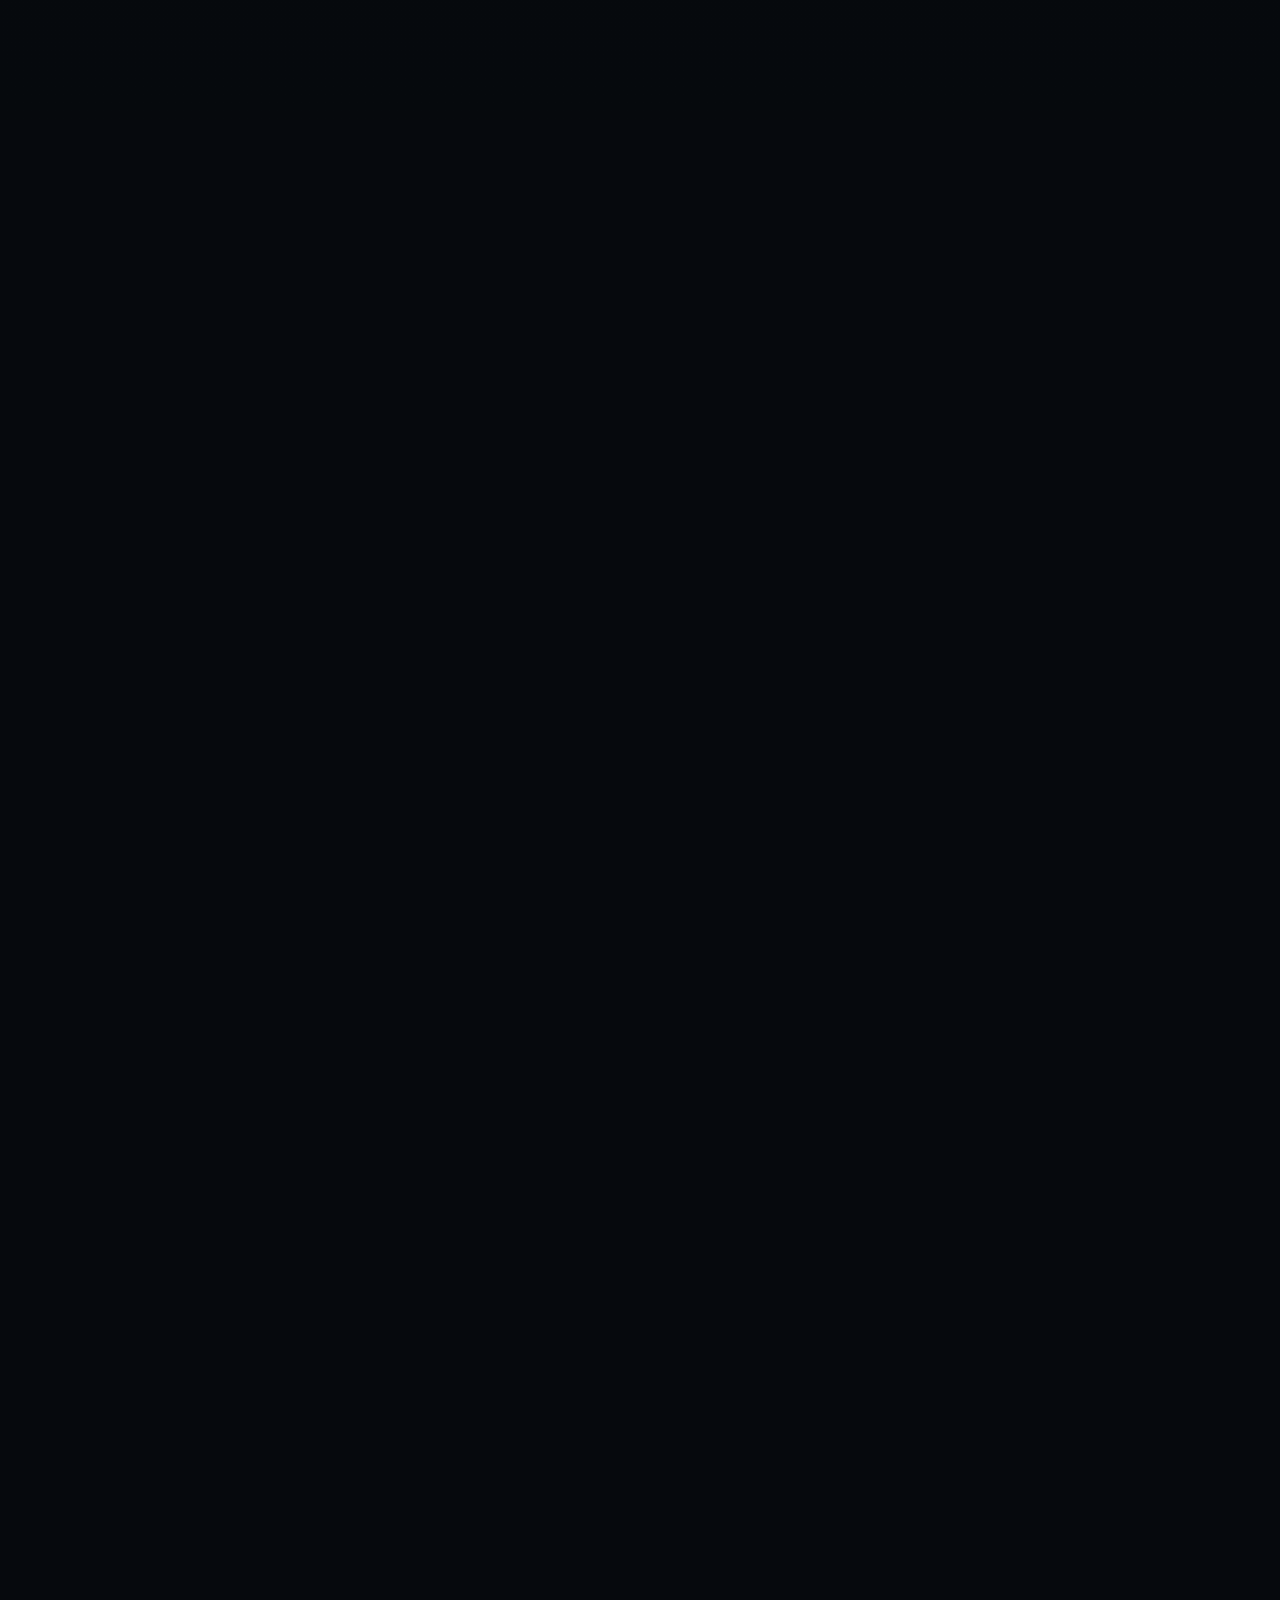
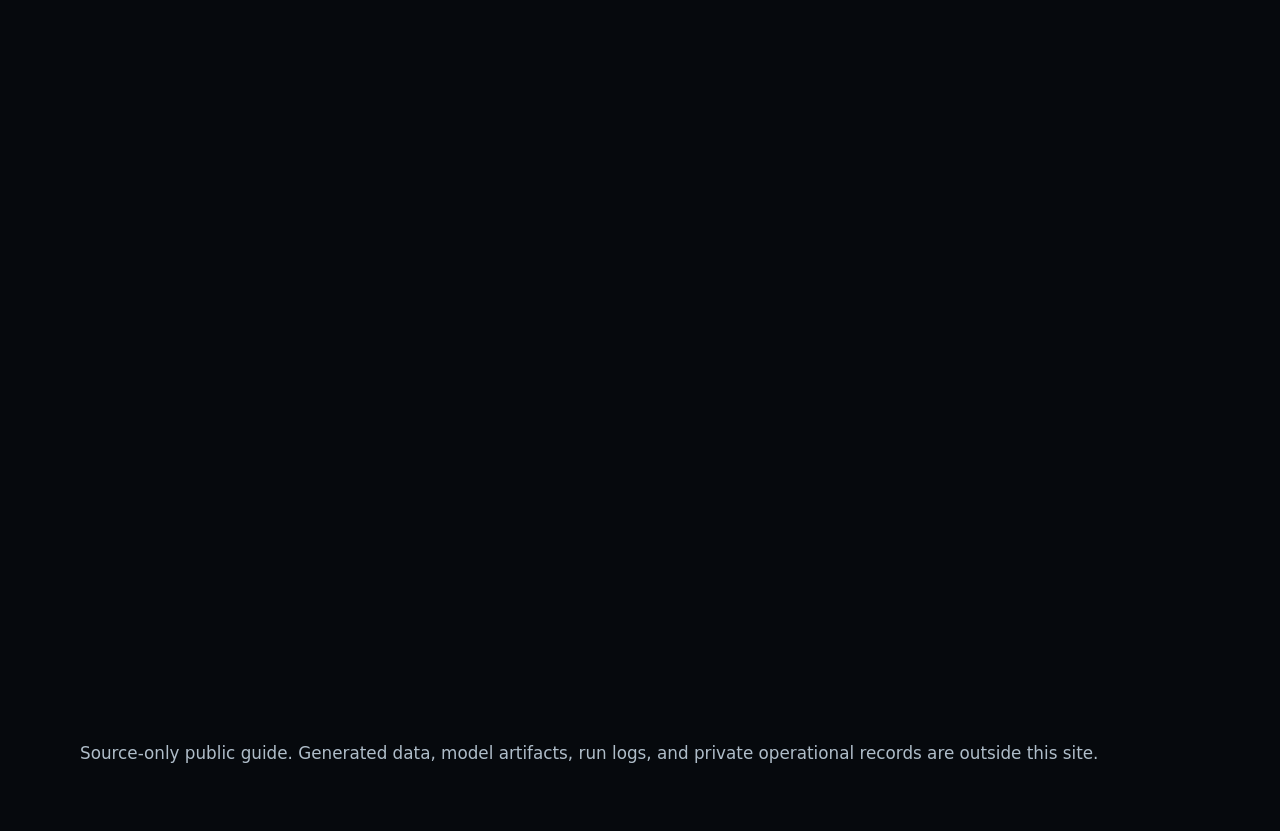
<file: docs/scalar-features.html>
<!doctype html>
<html lang="en" class="no-js">
  <head>
    <meta charset="utf-8">
    <meta name="viewport" content="width=device-width, initial-scale=1">
    <meta name="description" content="Explain the source-visible feature layer across Scalar Features, Regime Features, and Relationship Features, with source-backed intervals and feature-column summaries.">
    <title>Features | Crypto_Analysis</title>
    <link rel="stylesheet" href="assets/css/layers.css?v=20260623-copy1">
    <link rel="stylesheet" href="assets/css/reset.css?v=20260623-copy1">
    <link rel="stylesheet" href="assets/css/tokens.css?v=20260623-copy1">
    <link rel="stylesheet" href="assets/css/base.css?v=20260623-copy1">
    <link rel="stylesheet" href="assets/css/layout.css?v=20260623-copy1">
    <link rel="stylesheet" href="assets/css/components.css?v=20260623-copy1">
    <link rel="stylesheet" href="assets/css/utilities.css?v=20260623-copy1">
    <link rel="stylesheet" href="assets/css/effects.css?v=20260623-copy1">
    <link rel="stylesheet" href="assets/css/theme.css?v=20260623-copy1">
  </head>
  <body>
    <a class="skip-link" href="#main-content">Skip to content</a>
    <header class="site-header">
      <nav class="nav site-shell" aria-label="Primary" data-nav>
        <a class="nav__brand" href="index.html">Crypto_Analysis <span class="muted">Source Guide</span></a>
        <ul class="nav__links">
          <li><a href="index.html">Overview</a></li>
<li><a href="architecture.html">Architecture</a></li>
<li><a href="scalar-features.html" aria-current="page">Features</a></li>
<li><a href="regimes.html">Regimes</a></li>
<li><a href="numerics-forecasting.html">Numerics Forecasting</a></li>
<li><a href="roadmap-source.html">Source Map</a></li>
        </ul>
      </nav>
    </header>

    <main id="main-content" tabindex="-1">
      
      <section class="section site-shell">
        <div class="hero hero-banner page-hero-banner surface-grid">
          <figure class="hero-banner__media" aria-hidden="true"><img src="assets/media/graphics/features-data-pipeline.png?v=20260623-copy1" alt="" width="1254" height="1254" loading="eager" fetchpriority="high" decoding="async"></figure>
          <div class="hero__copy hero-banner__copy">
          <img class="asset-badge page-title__badge" src="assets/media/badges/badge_features_v2.svg?v=20260623-copy1" alt="Features badge" width="1600" height="520" loading="lazy" decoding="async">
          <h1>Features</h1>
          <p class="measure">Explain the source-visible feature layer across Scalar Features, Regime Features, and Relationship Features, with source-backed intervals and feature-column summaries.</p>
          </div>
        </div>
      </section>

      <section class="section site-shell doc-layout reveal">
        
        <div class="doc-rail-shell" data-doc-rail-shell>
          <nav class="doc-rail" aria-label="Documentation sections" data-doc-rail>
            <button class="doc-rail__toggle" type="button" aria-expanded="true" aria-controls="scalar_features-contents" data-doc-rail-toggle>
              <span class="doc-rail__heading">Contents</span>
              <span class="doc-rail__toggle-state" data-doc-rail-toggle-label>Hide</span>
            </button>
            <div class="doc-rail__content" id="scalar_features-contents" data-doc-rail-content>
              <a href="#feature-overview">Feature families</a><a href="#feature-flow">Feature flow v1</a><a href="#scalar-feature-columns">Scalar feature columns</a><a href="#regime-feature-outputs">Regime feature outputs</a><a href="#relationship-feature-outputs">Relationship feature outputs</a><a href="#source-files">Source files</a><a href="#terms">Terms</a>
            </div>
          </nav>
          <button class="doc-rail__edge-toggle" type="button" aria-expanded="false" aria-controls="scalar_features-contents" aria-label="Show contents" data-doc-rail-edge-toggle hidden>
            <span aria-hidden="true">+</span>
          </button>
        </div>
        <article class="stack measure">
          
          <section class="stack" id="feature-overview">
            <p class="eyebrow">feature overview</p>
            <h2>Feature families</h2>
            <p>The public source separates feature generation into three related families: Scalar Features, Regime Features, and Relationship Features.</p>
<p>Each family produces historical numeric records intended for downstream state analysis or numeric forecasting. The public site describes schemas, intervals, and source paths; it does not publish generated values.</p>
<p>This page keeps the compatibility filename scalar-features.html, but the visible page title is now Features.</p>
            
            <div class="table-wrap" role="region" aria-label="Source-visible feature families" tabindex="0"><table class="report-table data-table"><caption>Source-visible feature families</caption><thead><tr><th scope="col">Feature family</th><th scope="col">What it produces</th><th scope="col">Intervals and bands</th><th scope="col">Representative source</th></tr></thead><tbody><tr><td>Scalar Features</td><td>Per-asset mathematical indicator columns derived from OHLCVT inputs, such as moving averages, oscillators, volatility measures, activity measures, drawdown measures, and price transforms.</td><td>1, 5, 15, 30, 60, 240, 720, and 1440 minutes.</td><td>src/features/scalar_features.py</td></tr><tr><td>Regime Features</td><td>Market-level feature rows, asset-state feature pools, pairwise relationship feature rows, cross-asset summary feature rows, and related eligibility or universe snapshots.</td><td>Asset-state bands use micro, meso, and macro interval groups. Market-state test defaults use 60, 240, and 1440 minute intervals. Cross-asset state currently supports meso and macro bands.</td><td>src/regimes/regime_features and src/regimes/*_state</td></tr><tr><td>Relationship Features</td><td>Relationship edges, asset relationship profiles, stability scores, aliases, isolation profiles, and cross-asset feature columns derived from relationship snapshots.</td><td>Relationship method results carry an interval field and default 30, 90, and 180 day comparison windows. Pairwise scaffold policy exposes micro-gated 1, 5, and 15 minute intervals.</td><td>src/regimes/relationship_discovery and src/regimes/regime_features/cross_asset_feature_catalog.py</td></tr></tbody></table></div>
            <ul class="timeline source-links">
<li><a href="https://github.com/CaptLesser/Crypto_Analysis/tree/main/src/features">src/features</a></li>
<li><a href="https://github.com/CaptLesser/Crypto_Analysis/tree/main/src/regimes/regime_features">src/regimes/regime_features</a></li>
<li><a href="https://github.com/CaptLesser/Crypto_Analysis/tree/main/src/regimes/relationship_discovery">src/regimes/relationship_discovery</a></li>
</ul>
          </section>

          <section class="stack" id="feature-flow">
            <p class="eyebrow">feature flow</p>
            <h2>Feature flow v1</h2>
            <p>The v1 flow below follows the source-visible handoff implied by scalar feature generation, state feature construction, and relationship-derived cross-asset feature generation.</p>
<p>This is an information-design draft, not a final visual diagram. It is intentionally simple so reviewers can adjust the styling later without changing the source-backed wording.</p>
            
            <div class="stack">
              <h3>Source-backed feature flow</h3>
              <div class="grid grid--3 flow-grid">
                <article class="card flow-card"><span class="status-chip">Step 1</span><h3>Scalar Features</h3><p>OHLCVT input columns are transformed into approved scalar feature columns at configured intervals.</p><p class="muted flow-card__source">src/features/scalar_features.py</p></article><article class="card flow-card"><span class="status-chip">Step 2</span><h3>Regime Features</h3><p>Scalar and aggregate feature pools feed market-state, asset-state, and cross-asset state candidate workflows.</p><p class="muted flow-card__source">src/regimes/asset_state/feature_pools.py; src/regimes/market_state/test_branch_campaign.py</p></article><article class="card flow-card"><span class="status-chip">Step 3</span><h3>Relationship Features</h3><p>Relationship Discovery outputs are converted into relationship edges, profiles, stability scores, and cross-asset model-facing feature columns.</p><p class="muted flow-card__source">src/regimes/relationship_discovery; src/regimes/regime_features/cross_asset_feature_catalog.py</p></article>
              </div>
            </div>
            
            <ul class="timeline source-links">
<li><a href="https://github.com/CaptLesser/Crypto_Analysis/blob/main/src/regimes/asset_state/feature_pools.py">src/regimes/asset_state/feature_pools.py</a></li>
<li><a href="https://github.com/CaptLesser/Crypto_Analysis/blob/main/src/regimes/market_state/test_branch_campaign.py">src/regimes/market_state/test_branch_campaign.py</a></li>
<li><a href="https://github.com/CaptLesser/Crypto_Analysis/blob/main/src/regimes/regime_features/cross_asset_feature_catalog.py">src/regimes/regime_features/cross_asset_feature_catalog.py</a></li>
</ul>
          </section>

          <section class="stack" id="scalar-feature-columns">
            <p class="eyebrow">scalar feature columns</p>
            <h2>Scalar feature columns</h2>
            <p>Scalar Features are mathematical indicators computed per asset and interval from OHLCVT source columns. The source manifest defines 172 produced scalar feature columns, plus ts and asset key columns.</p>
<p>The table groups every produced scalar feature column by the public asset-state feature column catalog when available. The final row lists produced scalar outputs that are present in scalar_features.py but not assigned to one of those catalog categories.</p>
            
            <div class="table-wrap" role="region" aria-label="Produced scalar feature columns" tabindex="0"><table class="report-table data-table"><caption>Produced scalar feature columns</caption><thead><tr><th scope="col">Indicator group</th><th scope="col">Count</th><th scope="col">Feature columns</th></tr></thead><tbody><tr><td>Trend and directionality</td><td>27</td><td>log_return, pct_change, delta_close, macd_12_26_9, macd_signal_12_26_9, macd_hist_12_26_9, rsi_14, plus_di_14, minus_di_14, adx_14, aroon_up_25, aroon_down_25, aroon_osc_25, roc_14, mom_14, cmo_14, trix_15, dpo_20, ultosc_7_14_28, lr_slope_20, lr_slope_norm_20, lr_r2_20, lr_slope_norm_50, lr_r2_50, vi_plus_14, vi_minus_14, dir</td></tr><tr><td>Volatility, expansion, and compression</td><td>29</td><td>true_range, true_range_pct, atr_14, atr_pct_14, ret_std_20, cv_20, chaikin_vol_10_10, vol_osc_14_28, vol_osc_pct_14_28, var_20, skew_20, kurt_20, q25_20, q50_20, q75_20, parkinson_vol_20, garman_klass_vol_20, rogers_satchell_vol_20, bipower_var_20, jump_var_20, vol_of_vol_20, range_hl, range_co, range_expansion_ratio_20, squeeze_scalar, in_squeeze, squeeze_breakout_pressure, vol_expansion_with_negative_return, range_expansion_with_direction</td></tr><tr><td>Activity, participation, and liquidity</td><td>22</td><td>volume_zscore_20, trades_zscore_20, dollar_volume_proxy, volume_share_vs_rolling_20, trade_count_intensity_zscore_20, activity_state_score_20, illiquidity_proxy_20, avg_trade_size, trade_intensity, prr, vroc_14, obv, mfi_14, adl, force_index, chaikin_osc_3_10, vpt, eom_14, pvi, nvi, vpt_vol_14, msv_14</td></tr><tr><td>Mean reversion, chop, and range</td><td>19</td><td>stoch_k_14, stoch_d_3, williams_r_14, cci_20, bollinger_pct_b_20, bollinger_bandwidth_20, zscore_20, choppiness_14, hurst_100, entropy_20, fractal_100, tir, donchian_hi_20, donchian_lo_20, donchian_width_pct_20, rolling_position_in_range_20, distance_from_mid_band_20, distance_from_vwap_day, prank_20</td></tr><tr><td>Drawdown, stress, and downside</td><td>24</td><td>drawdown_from_rolling_high_20, drawdown_from_rolling_high_50, rolling_max_drawdown_20, rolling_max_drawdown_50, downside_vol_20, downside_vol_50, ulcer_index_14, ulcer_index_50, downside_excursion_20, recovery_ratio_20, drawdown_duration_lookback, negative_return_share_20, omega_ratio_20, upside_downside_vol_ratio_20, ret_q05_50, ret_q95_50, ret_tail_spread_50, high_vol_downside_pressure_20, d_close_2, d_close_3, d_close_5, d_close_10, d_close_14, d_close_20</td></tr><tr><td>Range efficiency, runup, and drawdown</td><td>13</td><td>range_efficiency_20, range_efficiency_50, range_efficiency_100, path_efficiency_20, path_efficiency_50, abs_return_over_true_range_sum_20, directional_efficiency_20, directional_efficiency_50, runup_drawdown_ratio_20, close_location_value, body_to_range_ratio, upper_wick_ratio, lower_wick_ratio</td></tr><tr><td>Price transforms and bands</td><td>28</td><td>typical_price, median_price, weighted_close, sma_20, ema_20, wma_20, hma_20, wilder_14, ma_env_upper_20_2pct, ma_env_lower_20_2pct, boll_mid_20, boll_up_20, boll_low_20, keltner_mid_20, keltner_up_20, keltner_low_20, keltner_bandwidth_20, vwap_day, psar, tenkan_9, kijun_26, span_a_26, span_b_26, chikou_26, kama_10_2_30, frama_16, ewm_mean_alpha_0_1, ewm_mean_alpha_0_2</td></tr><tr><td>Other produced scalar outputs</td><td>10</td><td>ret_mean_20, sharpe_20, sortino_20, lr_intercept_20, lr_channel_hi_20, lr_channel_lo_20, rvi_10, elder_bull_13, elder_bear_13, crsi_3_2_100</td></tr></tbody></table></div>
            <ul class="timeline source-links">
<li><a href="https://github.com/CaptLesser/Crypto_Analysis/blob/main/src/features/scalar_features.py">src/features/scalar_features.py</a></li>
<li><a href="https://github.com/CaptLesser/Crypto_Analysis/blob/main/src/regimes/asset_state/feature_column_catalog.py">src/regimes/asset_state/feature_column_catalog.py</a></li>
</ul>
          </section>

          <section class="stack" id="regime-feature-outputs">
            <p class="eyebrow">regime feature outputs</p>
            <h2>Regime feature outputs</h2>
            <p>Regime Features are numeric and categorical source artifacts used to prepare state workflows. The source contract separates market features, pairwise relationship features, cross-asset summary features, eligibility snapshots, and universe snapshots.</p>
<p>Market feature code defines primitive market feature families and columns. Asset-state code defines feature pools and preprocessing options for behavioral axes. Cross-asset code defines model-facing relationship feature families for meso and macro bands.</p>
            
            <div class="table-wrap" role="region" aria-label="Regime feature families and columns" tabindex="0"><table class="report-table data-table"><caption>Regime feature families and columns</caption><thead><tr><th scope="col">Feature family</th><th scope="col">Source-backed outputs</th><th scope="col">Notes</th></tr></thead><tbody><tr><td>Primitive market regime features</td><td>market_return_equal_weight, market_return_core_equal_weight, market_return_median, market_return_q05/q10/q25/q75/q90/q95, market_realized_volatility, market_core_return_realized_volatility, market_volatility_q10/median/q90, market_volatility_asset_count, breadth, dispersion, correlation, covariance, activity, and stress columns.</td><td>Grouped by return summary, realized volatility, breadth, dispersion, correlation summary, covariance summary, liquidity/activity, and stress families.</td></tr><tr><td>Asset-state feature pools</td><td>Trend, volatility, and activity pools with compact_axis, broad_axis, and interaction_or_compressed_axis styles; embeddings include none, pca, factor_analysis, and feature_agglomeration.</td><td>These are source-column pools used to test behavioral axes, not final public claims about active states.</td></tr><tr><td>Pairwise relationship features</td><td>rolling_corr, rolling_cov, rolling_beta, residual_corr, lead_lag_corr, return_distance, volatility_distance, and correlation_distance with value, sample_count, coverage, known_at_ts, lineage_id, and schema_version fields.</td><td>The source marks this surface as a compatibility scaffold; Relationship Discovery v1 is canonical.</td></tr><tr><td>Cross-asset relationship feature catalog</td><td>corr_to_anchor_primary, corr_to_anchor_secondary, corr_to_core_basket, beta_to_core_basket, residual_peer_signal_score, relationship_concentration, relationship_entropy, top_peer_count, top_peer_stability_mean, strongest_peer_slot_1_strength.</td><td>Deferred and sidecar fields are tracked separately so the public page does not treat every catalog field as model-facing.</td></tr></tbody></table></div>
            <ul class="timeline source-links">
<li><a href="https://github.com/CaptLesser/Crypto_Analysis/blob/main/src/regimes/regime_features/contracts.py">src/regimes/regime_features/contracts.py</a></li>
<li><a href="https://github.com/CaptLesser/Crypto_Analysis/blob/main/src/regimes/regime_features/market.py">src/regimes/regime_features/market.py</a></li>
<li><a href="https://github.com/CaptLesser/Crypto_Analysis/blob/main/src/regimes/regime_features/pairwise.py">src/regimes/regime_features/pairwise.py</a></li>
<li><a href="https://github.com/CaptLesser/Crypto_Analysis/blob/main/src/regimes/regime_features/cross_asset_feature_catalog.py">src/regimes/regime_features/cross_asset_feature_catalog.py</a></li>
</ul>
          </section>

          <section class="stack" id="relationship-feature-outputs">
            <p class="eyebrow">relationship feature outputs</p>
            <h2>Relationship feature outputs</h2>
            <p>Relationship Features start with Relationship Discovery method comparisons and schemas, then feed cross-asset state feature families.</p>
<p>The source compares rolling correlation, beta-to-core-basket, residual return, residual correlation, volatility similarity, and feature-distance similarity by default. A lead-lag diagnostic exists but is disabled unless explicitly requested in the method config.</p>
            
            <div class="table-wrap" role="region" aria-label="Relationship Discovery schemas" tabindex="0"><table class="report-table data-table"><caption>Relationship Discovery schemas</caption><thead><tr><th scope="col">Schema</th><th scope="col">Row grain</th><th scope="col">Representative columns</th></tr></thead><tbody><tr><td>selected_relationship_edges</td><td>One selected edge per refit_key, interval, window, method_id, asset, related asset, and relationship family.</td><td>asset, related_asset_or_benchmark, relationship_family, relationship_type, method_id, value, abs_value, direction, rank, slot, sample_count, coverage, stability_score</td></tr><tr><td>asset_relationship_profiles</td><td>One row per asset, refit_key, interval, and window.</td><td>corr_to_anchor_primary, corr_to_anchor_secondary, corr_to_core_basket, beta_to_core_basket, market_mode_exposure_score, residual_peer_signal_score, relationship_concentration, relationship_entropy, top_peer_count, isolated_asset_score</td></tr><tr><td>relationship_stability_scores</td><td>One row per asset, related asset, method_id, interval, window, and refit key or score window.</td><td>survival_count, survival_share, mean_strength, strength_std, sign_stability, rank_stability, activation_status</td></tr></tbody></table></div>
            <ul class="timeline source-links">
<li><a href="https://github.com/CaptLesser/Crypto_Analysis/blob/main/src/regimes/relationship_discovery/methods.py">src/regimes/relationship_discovery/methods.py</a></li>
<li><a href="https://github.com/CaptLesser/Crypto_Analysis/blob/main/src/regimes/relationship_discovery/schemas.py">src/regimes/relationship_discovery/schemas.py</a></li>
<li><a href="https://github.com/CaptLesser/Crypto_Analysis/blob/main/src/regimes/cross_asset_state/feature_families.py">src/regimes/cross_asset_state/feature_families.py</a></li>
</ul>
          </section>
          <section class="stack" id="source-files">
            <p class="eyebrow">Source Files</p>
            <h2>Public source links from the manifest.</h2>
            <ul class="timeline source-links">
<li><a href="https://github.com/CaptLesser/Crypto_Analysis/tree/main/src/features">src/features</a></li>
<li><a href="https://github.com/CaptLesser/Crypto_Analysis/tree/main/src/regimes/regime_features">src/regimes/regime_features</a></li>
<li><a href="https://github.com/CaptLesser/Crypto_Analysis/tree/main/src/regimes/relationship_discovery">src/regimes/relationship_discovery</a></li>
</ul>
            <ul class="timeline source-links">
<li><a href="https://github.com/CaptLesser/Crypto_Analysis/blob/main/src/features/scalar_features.py">Scalar feature columns and intervals</a></li>
<li><a href="https://github.com/CaptLesser/Crypto_Analysis/blob/main/src/regimes/asset_state/feature_column_catalog.py">Scalar column grouping source</a></li>
<li><a href="https://github.com/CaptLesser/Crypto_Analysis/blob/main/src/regimes/regime_features/contracts.py">Regime feature artifact contracts</a></li>
<li><a href="https://github.com/CaptLesser/Crypto_Analysis/blob/main/src/regimes/regime_features/market.py">Primitive market feature columns</a></li>
<li><a href="https://github.com/CaptLesser/Crypto_Analysis/blob/main/src/regimes/relationship_discovery/methods.py">Relationship method comparison source</a></li>
<li><a href="https://github.com/CaptLesser/Crypto_Analysis/blob/main/src/regimes/relationship_discovery/schemas.py">Relationship output schemas</a></li>
</ul>
          </section>
          
          <section class="stack" id="terms">
            <p class="eyebrow">Terms</p>
            <h2>Plain-language source notes.</h2>
            <dl class="meta-list">
              <div class="meta-row"><dt>feature column</dt><dd>A named numeric output column used by downstream state or forecasting workflows.</dd></div>
<div class="meta-row"><dt>interval</dt><dd>The sampling frequency in minutes for the source rows that feed a feature family.</dd></div>
<div class="meta-row"><dt>behavioral axis</dt><dd>A conceptual domain for clustering or state interpretation, such as trend, volatility, activity, breadth, dispersion, or relationship exposure.</dd></div>
<div class="meta-row"><dt>relationship edge</dt><dd>A source row describing a measured relationship between an asset and a related asset or benchmark.</dd></div>
            </dl>
          </section>
          
        </article>
      </section>
    </main>

    <footer class="section site-shell">
      <p>Source-only public guide. Generated data, model artifacts, run logs, and private operational records are outside this site.</p>
    </footer>

    <script type="module" src="assets/js/nav.js?v=20260623-copy1"></script>
    <script type="module" src="assets/js/reveal.js?v=20260623-copy1"></script>
    <script type="module" src="assets/js/transitions.js?v=20260623-copy1"></script>
  </body>
</html>
</file>
<file: docs/assets/css/layers.css>
@layer reset, tokens, base, layout, components, utilities, overrides;
</file>
<file: docs/assets/css/tokens.css>
@layer tokens {
  :root {
    color-scheme: dark;

    --font-sans: Inter, ui-sans-serif, system-ui, -apple-system, BlinkMacSystemFont, "Segoe UI", sans-serif;
    --font-mono: "SFMono-Regular", Consolas, "Liberation Mono", monospace;

    --space-1: 0.25rem;
    --space-2: 0.5rem;
    --space-3: 0.75rem;
    --space-4: 1rem;
    --space-5: 1.5rem;
    --space-6: 2rem;
    --space-7: 3rem;
    --space-8: 4rem;

    --step--1: clamp(0.82rem, 0.79rem + 0.13vw, 0.9rem);
    --step-0: clamp(0.95rem, 0.91rem + 0.18vw, 1.05rem);
    --step-1: clamp(1.15rem, 1.07rem + 0.34vw, 1.35rem);
    --step-2: clamp(1.45rem, 1.29rem + 0.68vw, 1.85rem);
    --step-3: clamp(2rem, 1.66rem + 1.45vw, 2.85rem);
    --step-4: clamp(2.65rem, 2.08rem + 2.42vw, 4.1rem);

    --radius-sm: 0.35rem;
    --radius-md: 0.5rem;
    --radius-lg: 0.8rem;
    --radius-xl: 1rem;

    --dur-fast: 160ms;
    --dur-med: 320ms;
    --dur-slow: 680ms;
    --ease-standard: cubic-bezier(0.2, 0.8, 0.2, 1);
    --ease-emphasis: cubic-bezier(0.16, 1, 0.3, 1);
    --reveal-distance: 14px;
    --hover-lift: -3px;

    --surface-0: #090d13;
    --surface-1: #101720;
    --surface-2: #16202c;
    --surface-3: #1e2b39;
    --text-1: #edf4fb;
    --text-2: #aebdca;
    --text-3: #7f8fa1;
    --accent: #82cfff;
    --accent-2: #8fe0c2;
    --success: #91e5b4;
    --warning: #f2c66d;
    --danger: #ff8c8c;
    --border-soft: rgb(255 255 255 / 0.12);
    --border-strong: rgb(255 255 255 / 0.24);

    --shadow-1: 0 14px 40px rgb(0 0 0 / 0.24);
    --shadow-2: 0 24px 70px rgb(0 0 0 / 0.34);

    --nav-bg: rgb(10 15 22 / 0.78);
    --nav-border: var(--border-soft);
    --nav-blur: 18px;
    --hero-bg: linear-gradient(135deg, rgb(255 255 255 / 0.08), rgb(255 255 255 / 0.02));
    --hero-border: var(--border-soft);
    --card-bg: rgb(255 255 255 / 0.055);
    --card-border: var(--border-soft);
    --card-hover-border: var(--border-strong);
    --callout-bg: rgb(130 207 255 / 0.09);
    --log-bg: rgb(5 9 14 / 0.72);
    --log-accent: var(--accent);
    --stat-accent: var(--accent);

    --glow-alpha: 0.18;
    --glass-alpha: 0.1;
    --noise-opacity: 0.06;
    --scanline-opacity: 0;
    --blur-panel: 18px;
    --border-alpha: 0.16;
  }

  @supports (color: oklch(60% 0.12 240)) {
    :root {
      --surface-0: oklch(15% 0.02 255);
      --surface-1: oklch(19% 0.025 255);
      --surface-2: oklch(24% 0.03 255);
      --accent: oklch(79% 0.12 235);
      --accent-2: oklch(79% 0.11 170);
    }
  }
}
</file>
<file: docs/assets/css/base.css>
@layer base {
  html {
    scroll-behavior: smooth;
  }

  body {
    min-height: 100vh;
    background:
      radial-gradient(circle at 20% 0%, rgb(130 207 255 / var(--glow-alpha)), transparent 28rem),
      linear-gradient(180deg, var(--surface-0), #06090d 74%);
    color: var(--text-1);
    font-family: var(--font-sans);
    font-size: var(--step-0);
    line-height: 1.6;
  }

  body::before {
    content: "";
    position: fixed;
    inset: 0;
    pointer-events: none;
    background-image: linear-gradient(rgb(255 255 255 / var(--scanline-opacity)) 1px, transparent 1px);
    background-size: 100% 4px;
    mix-blend-mode: soft-light;
  }

  a {
    color: inherit;
    text-decoration-color: color-mix(in srgb, var(--accent), transparent 45%);
    text-underline-offset: 0.18em;
  }

  a:hover {
    color: var(--accent);
  }

  :focus-visible {
    outline: 2px solid var(--accent);
    outline-offset: 4px;
  }

  h1,
  h2,
  h3 {
    line-height: 1.08;
    letter-spacing: 0;
  }

  h1 {
    max-width: 11ch;
    font-size: var(--step-4);
  }

  h2 {
    font-size: var(--step-3);
  }

  h3 {
    font-size: var(--step-1);
  }

  p {
    color: var(--text-2);
  }
}
</file>
<file: docs/assets/css/layout.css>
@layer layout {
  .site-shell {
    width: min(1120px, calc(100% - 2rem));
    margin-inline: auto;
  }

  .site-header {
    position: sticky;
    top: 0;
    z-index: 20;
    border-bottom: 1px solid var(--nav-border);
    background: var(--nav-bg);
    backdrop-filter: blur(var(--nav-blur));
  }

  .nav {
    display: flex;
    align-items: center;
    justify-content: space-between;
    gap: var(--space-4);
    min-height: 4.25rem;
  }

  .nav__brand {
    display: inline-flex;
    align-items: center;
    gap: var(--space-2);
    font-weight: 750;
    text-decoration: none;
  }

  .nav__links {
    display: flex;
    align-items: center;
    gap: var(--space-4);
    padding: 0;
    list-style: none;
  }

  .section {
    padding-block: var(--space-8);
  }

  .hero-grid {
    display: grid;
    grid-template-columns: minmax(0, 1.05fr) minmax(280px, 0.75fr);
    gap: var(--space-6);
    align-items: center;
  }

  .page-hero-grid {
    display: grid;
    grid-template-columns: minmax(0, 0.95fr) minmax(280px, 0.7fr);
    gap: var(--space-6);
    align-items: center;
  }

  .grid {
    display: grid;
    gap: var(--space-4);
  }

  .grid--3 {
    grid-template-columns: repeat(3, minmax(0, 1fr));
  }

  .split {
    display: grid;
    grid-template-columns: minmax(0, 0.8fr) minmax(280px, 1fr);
    gap: var(--space-6);
  }

  @media (max-width: 760px) {
    .nav {
      align-items: flex-start;
      flex-direction: column;
      padding-block: var(--space-3);
    }

    .nav__links {
      flex-wrap: wrap;
      row-gap: var(--space-2);
    }

    .hero-grid,
    .page-hero-grid,
    .split,
    .grid--3 {
      grid-template-columns: 1fr;
    }

    .section {
      padding-block: var(--space-7);
    }
  }
}
</file>
<file: docs/assets/css/components.css>
@layer components {
  .badge {
    display: inline-flex;
    align-items: center;
    width: fit-content;
    border: 1px solid var(--border-soft);
    border-radius: 999px;
    padding: 0.35rem 0.7rem;
    background: rgb(255 255 255 / 0.06);
    color: var(--text-2);
    font-size: var(--step--1);
    font-weight: 650;
  }

  .button {
    display: inline-flex;
    align-items: center;
    justify-content: center;
    min-height: 2.75rem;
    border: 1px solid var(--border-soft);
    border-radius: var(--radius-md);
    padding-inline: var(--space-4);
    background: var(--accent);
    color: #061018;
    font-weight: 750;
    text-decoration: none;
  }

  .button--ghost {
    background: rgb(255 255 255 / 0.05);
    color: var(--text-1);
  }

  .hero {
    position: relative;
    overflow: hidden;
    border: 1px solid var(--hero-border);
    border-radius: var(--radius-xl);
    padding: clamp(1.25rem, 3vw, 2.5rem);
    background: var(--hero-bg);
    box-shadow: var(--shadow-2);
  }

  .hero-banner {
    display: grid;
    place-items: center;
    min-height: clamp(30rem, 64vh, 42rem);
    padding: clamp(2.5rem, 7vw, 6rem) clamp(1.25rem, 5vw, 4rem);
    isolation: isolate;
    text-align: center;
  }

  .page-hero-banner {
    min-height: clamp(24rem, 48vh, 34rem);
  }

  .hero-banner::before {
    content: "";
    position: absolute;
    inset: 0;
    z-index: 1;
    background:
      radial-gradient(circle at 50% 42%, rgb(44 185 255 / 0.16), transparent 44%),
      linear-gradient(90deg, rgb(3 10 17 / 0.86), rgb(3 10 17 / 0.62) 42%, rgb(3 10 17 / 0.82)),
      linear-gradient(180deg, rgb(3 10 17 / 0.52), rgb(3 10 17 / 0.84));
    backdrop-filter: blur(1px);
  }

  .hero-banner__media {
    position: absolute;
    inset: 0;
    z-index: 0;
    margin: 0;
    background: var(--surface-1);
  }

  .hero-banner__media img {
    width: 100%;
    height: 100%;
    max-width: none;
    object-fit: cover;
    object-position: center;
    opacity: 0.62;
    filter: saturate(0.94) contrast(1.08);
  }

  .hero-banner__copy {
    position: relative;
    z-index: 2;
    justify-items: center;
    width: min(58rem, 100%);
    margin-inline: auto;
  }

  .hero-banner h1 {
    max-width: 13ch;
    text-wrap: balance;
    text-shadow: 0 0.25rem 1.6rem rgb(0 0 0 / 0.55);
  }

  .hero-banner p {
    max-width: 54rem;
    color: var(--text-2);
    text-shadow: 0 0.15rem 1rem rgb(0 0 0 / 0.58);
  }

  .hero-banner .asset-badge {
    margin-inline: auto;
  }

  .hero-banner .status-chip {
    justify-self: center;
    background: rgb(2 10 18 / 0.62);
  }

  .hero__copy {
    display: grid;
    gap: var(--space-4);
  }

  .hero__actions {
    display: flex;
    flex-wrap: wrap;
    gap: var(--space-3);
    justify-content: center;
    margin-top: var(--space-2);
  }

  .panel,
  .card {
    border: 1px solid var(--card-border);
    border-radius: var(--radius-lg);
    background: var(--card-bg);
    box-shadow: var(--shadow-1);
  }

  .card {
    display: grid;
    gap: var(--space-3);
    padding: var(--space-5);
    transition: transform var(--dur-med) var(--ease-standard), border-color var(--dur-med) var(--ease-standard);
  }

  .card:hover {
    border-color: var(--card-hover-border);
    transform: translateY(var(--hover-lift));
  }

  .stat-strip {
    display: grid;
    grid-template-columns: repeat(4, minmax(0, 1fr));
    gap: var(--space-3);
  }

  .stat {
    border: 1px solid var(--border-soft);
    border-radius: var(--radius-md);
    padding: var(--space-4);
    background: rgb(255 255 255 / 0.045);
  }

  .stat strong {
    display: block;
    color: var(--stat-accent);
    font-size: var(--step-2);
    line-height: 1;
  }

  .media-placeholder {
    display: grid;
    place-items: stretch;
    overflow: hidden;
    min-height: 320px;
    border: 1px solid var(--border-soft);
    border-radius: var(--radius-lg);
    background:
      linear-gradient(120deg, rgb(255 255 255 / 0.12), transparent 34%),
      repeating-linear-gradient(90deg, rgb(255 255 255 / 0.08) 0 1px, transparent 1px 42px),
      var(--surface-1);
  }

  .media-placeholder img {
    width: 100%;
    height: 100%;
    min-height: inherit;
    object-fit: cover;
  }

  .visual-panel {
    position: relative;
    display: grid;
    place-items: center;
    overflow: hidden;
    margin: 0;
    border: 1px solid var(--border-soft);
    border-radius: var(--radius-lg);
    background:
      radial-gradient(circle at 35% 28%, rgb(64 205 255 / 0.22), transparent 34%),
      linear-gradient(145deg, rgb(255 255 255 / 0.08), rgb(255 255 255 / 0.02)),
      var(--surface-1);
    box-shadow: var(--shadow-2);
  }

  .visual-panel::after {
    content: "";
    position: absolute;
    inset: 0;
    z-index: 1;
    pointer-events: none;
    background:
      linear-gradient(180deg, rgb(1 6 12 / 0), rgb(1 6 12 / 0.18)),
      radial-gradient(circle at 50% 100%, rgb(0 0 0 / 0.22), transparent 48%);
  }

  .visual-panel img {
    position: absolute;
    inset: 0;
    display: block;
    width: 100%;
    height: 100%;
    max-width: none;
    max-height: none;
    object-fit: contain;
    padding: clamp(0.75rem, 2vw, 1.35rem);
  }

  .visual-panel--contain {
    background:
      radial-gradient(circle at 50% 42%, rgb(64 205 255 / 0.18), transparent 38%),
      linear-gradient(145deg, rgb(255 255 255 / 0.07), rgb(255 255 255 / 0.015)),
      var(--surface-1);
  }

  .visual-panel--contain img {
    object-fit: contain;
  }

  .hero-visual {
    min-height: clamp(18rem, 36vw, 30rem);
    aspect-ratio: 16 / 9;
  }

  .hero-visual.visual-panel--contain {
    min-height: clamp(20rem, 38vw, 32rem);
    aspect-ratio: 1 / 1;
  }

  .page-visual {
    min-height: clamp(15rem, 28vw, 22rem);
    aspect-ratio: 1 / 1;
  }

  .source-visual {
    min-height: clamp(16rem, 30vw, 24rem);
    aspect-ratio: 4 / 3;
  }

  .asset-badge {
    display: block;
    width: min(13.5rem, 100%);
    height: auto;
    filter: drop-shadow(0 0 1rem rgb(38 186 255 / 0.15));
  }

  .asset-badge--hero {
    width: min(18rem, 100%);
  }

  .asset-badge--compact {
    width: min(9.5rem, 42vw);
  }

  .asset-badge-row {
    display: flex;
    flex-wrap: wrap;
    gap: var(--space-2);
    align-items: center;
  }

  .page-card {
    align-content: start;
  }

  .flow-grid {
    grid-template-columns: repeat(auto-fit, minmax(min(100%, 18rem), 1fr));
  }

  .flow-card {
    min-width: 0;
    overflow: hidden;
  }

  .flow-card > * {
    min-width: 0;
  }

  .flow-card p {
    overflow-wrap: break-word;
  }

  .flow-card .flow-card__source {
    overflow-wrap: anywhere;
  }

  .card__badge {
    width: min(12.5rem, 100%);
    margin-bottom: var(--space-1);
  }

  .log-panel {
    overflow: auto;
    border: 1px solid var(--border-soft);
    border-radius: var(--radius-lg);
    padding: var(--space-5);
    background: var(--log-bg);
    color: var(--text-2);
    font-family: var(--font-mono);
    font-size: var(--step--1);
  }

  .log-panel strong {
    color: var(--log-accent);
  }

  .timeline {
    display: grid;
    gap: var(--space-3);
    padding: 0;
    list-style: none;
  }

  .timeline li {
    border-left: 2px solid var(--accent);
    padding-left: var(--space-4);
  }

  .source-links a {
    overflow-wrap: anywhere;
  }

  .meta-list {
    display: grid;
    gap: var(--space-2);
    margin: 0;
  }

  .meta-row {
    display: grid;
    grid-template-columns: 9rem minmax(0, 1fr);
    gap: var(--space-3);
    border-top: 1px solid var(--border-soft);
    padding-block: var(--space-3);
  }

  .meta-row dt {
    color: var(--text-3);
    font-size: var(--step--1);
    font-weight: 750;
    text-transform: uppercase;
  }

  .meta-row dd {
    margin: 0;
    color: var(--text-2);
  }

  .callout {
    border: 1px solid var(--border-soft);
    border-left: 3px solid var(--accent);
    border-radius: var(--radius-md);
    padding: var(--space-4);
    background: rgb(255 255 255 / 0.045);
  }

  .doc-layout {
    position: relative;
    display: grid;
    grid-template-columns: minmax(10rem, 0.2fr) minmax(0, 1fr);
    gap: var(--space-6);
    align-items: start;
  }

  .doc-layout[data-rail-collapsed="true"] {
    grid-template-columns: minmax(0, 1fr);
  }

  .doc-layout > * {
    min-width: 0;
  }

  .doc-rail-shell {
    position: sticky;
    top: 5.5rem;
    z-index: 10;
    align-self: start;
    min-width: 0;
  }

  .doc-layout > article.measure {
    grid-column: 2;
    max-width: none;
    overflow-x: hidden;
  }

  .doc-layout[data-rail-collapsed="true"] > article.measure {
    grid-column: 1;
    grid-row: 1;
  }

  .doc-layout[data-rail-collapsed="true"] .doc-rail-shell {
    grid-column: 1;
    grid-row: 1;
    width: 0;
    min-width: 0;
  }

  .doc-rail {
    display: grid;
    gap: var(--space-3);
    max-width: 100%;
    border: 1px solid var(--border-soft);
    border-radius: var(--radius-lg);
    padding: var(--space-3);
    background: var(--card-bg);
    overflow-wrap: normal;
  }

  .doc-rail[hidden] {
    display: none;
  }

  .doc-rail__toggle {
    display: flex;
    align-items: center;
    justify-content: space-between;
    gap: var(--space-3);
    width: 100%;
    border: 0;
    border-radius: var(--radius-sm);
    padding: var(--space-1);
    background: transparent;
    color: var(--text-1);
    cursor: pointer;
    font: inherit;
    text-align: left;
  }

  .doc-rail__toggle::after {
    content: "-";
    display: inline-grid;
    flex: 0 0 1.65rem;
    place-items: center;
    width: 1.65rem;
    height: 1.65rem;
    border: 1px solid var(--border-soft);
    border-radius: 999px;
    color: var(--accent);
    font-weight: 800;
  }

  .doc-rail__toggle[aria-expanded="false"]::after {
    content: "+";
  }

  .doc-rail__toggle:focus-visible {
    outline: 2px solid var(--accent);
    outline-offset: 3px;
  }

  .doc-rail__edge-toggle {
    position: relative;
    display: inline-grid;
    place-items: center;
    width: 2.15rem;
    height: 2.15rem;
    border: 1px solid var(--border-soft);
    border-radius: 999px;
    background: var(--card-bg);
    color: var(--accent);
    box-shadow: var(--shadow-1);
    cursor: pointer;
    font: inherit;
    font-size: var(--step-0);
    font-weight: 900;
    transform: translateX(-50%);
  }

  .doc-rail__edge-toggle[hidden] {
    display: none;
  }

  .doc-rail__edge-toggle:focus-visible {
    outline: 2px solid var(--accent);
    outline-offset: 3px;
  }

  .doc-rail__heading {
    color: var(--text-1);
    font-weight: 800;
  }

  .doc-rail__toggle-state {
    margin-left: auto;
    color: var(--text-3);
    font-size: var(--step--1);
    font-weight: 750;
  }

  .doc-rail__content {
    display: grid;
    gap: var(--space-2);
    padding-top: var(--space-2);
    border-top: 1px solid var(--border-soft);
  }

  .doc-rail__content[hidden] {
    display: none;
  }

  .doc-rail a {
    display: block;
    border-radius: var(--radius-sm);
    padding: 0.1rem var(--space-1);
    color: var(--text-2);
    text-decoration: none;
  }

  .doc-rail a:hover,
  .doc-rail a:focus-visible {
    color: var(--text-1);
  }

  .table-wrap {
    width: 100%;
    max-width: 100%;
    overflow-x: auto;
    overflow-y: hidden;
    border: 1px solid var(--border-soft);
    border-radius: var(--radius-lg);
    background: var(--card-bg);
    box-shadow: var(--shadow-1);
    overflow-wrap: normal;
    -webkit-overflow-scrolling: touch;
  }

  .table-wrap:focus-visible {
    outline: 2px solid var(--accent);
    outline-offset: 4px;
  }

  .report-table {
    width: 100%;
    min-width: 52rem;
    border-collapse: collapse;
    overflow: hidden;
    border: 0;
    border-radius: 0;
    background: transparent;
    table-layout: auto;
  }

  .report-table caption {
    padding: var(--space-3) var(--space-4);
    border-bottom: 1px solid var(--border-soft);
    color: var(--text-1);
    font-weight: 750;
    text-align: left;
  }

  .report-table th,
  .report-table td {
    border-bottom: 1px solid var(--border-soft);
    padding: 0.95rem var(--space-4);
    line-height: 1.5;
    text-align: left;
    vertical-align: top;
    white-space: normal;
    word-break: normal;
    overflow-wrap: normal;
    hyphens: none;
  }

  .report-table th {
    min-width: 9.5rem;
    background: rgb(255 255 255 / 0.045);
    color: var(--text-1);
    font-size: var(--step--1);
    letter-spacing: 0.04em;
    text-transform: uppercase;
  }

  .report-table td {
    color: var(--text-2);
  }

  .report-table th:first-child,
  .report-table td:first-child {
    min-width: 10rem;
  }

  .report-table th:nth-child(2),
  .report-table td:nth-child(2),
  .report-table th:nth-child(3),
  .report-table td:nth-child(3) {
    min-width: 13rem;
  }

  .report-table td:first-child {
    color: var(--text-1);
    font-weight: 650;
  }

  .report-table tr:last-child td {
    border-bottom: 0;
  }

  .report-table a,
  .report-table code {
    overflow-wrap: anywhere;
  }

  .source-table .report-table {
    min-width: 44rem;
  }

  .status-chip {
    display: inline-flex;
    align-items: center;
    width: fit-content;
    border: 1px solid var(--border-soft);
    border-radius: 999px;
    padding: 0.2rem 0.55rem;
    color: var(--text-1);
    background: rgb(255 255 255 / 0.055);
    font-size: var(--step--1);
    font-weight: 700;
  }

  @media (max-width: 760px) {
    .hero-banner {
      min-height: clamp(26rem, 72vh, 34rem);
      padding: clamp(2rem, 12vw, 3.25rem) 1rem;
    }

    .page-hero-banner {
      min-height: clamp(22rem, 62vh, 30rem);
    }

    .hero-banner h1 {
      max-width: 10ch;
    }

    .stat-strip {
      grid-template-columns: repeat(2, minmax(0, 1fr));
    }

    .doc-layout {
      display: block;
    }

    .doc-layout[data-rail-collapsed="true"] {
      display: block;
    }

    .doc-rail-shell {
      position: static;
      margin-bottom: var(--space-6);
    }

    .doc-layout[data-rail-collapsed="true"] .doc-rail-shell {
      position: sticky;
      top: 5rem;
      width: 0;
      height: 0;
      margin-bottom: 0;
    }

    .doc-rail {
      width: 100%;
    }

    .doc-rail__edge-toggle {
      transform: translateX(-35%);
    }

    .table-wrap {
      margin-inline: -0.25rem;
      width: calc(100% + 0.5rem);
    }

    .report-table {
      min-width: 48rem;
    }

    .hero-visual,
    .page-visual,
    .source-visual {
      width: 100%;
      max-width: 100%;
      min-height: 0;
    }
  }

  @media (max-width: 460px) {
    .stat-strip {
      grid-template-columns: 1fr;
    }

    .meta-row {
      grid-template-columns: 1fr;
    }
  }
}
</file>
<file: docs/assets/css/utilities.css>
@layer utilities {
  .stack {
    display: grid;
    gap: var(--space-4);
    min-width: 0;
  }

  .stack > * {
    min-width: 0;
    max-width: 100%;
  }

  .stack > :where(p, li, dd, blockquote) {
    overflow-wrap: anywhere;
  }

  .cluster {
    display: flex;
    flex-wrap: wrap;
    gap: var(--space-3);
    align-items: center;
  }

  .eyebrow {
    color: var(--accent);
    font-size: var(--step--1);
    font-weight: 800;
    letter-spacing: 0.08em;
    text-transform: uppercase;
  }

  .measure {
    max-width: 68ch;
  }

  .doc-layout > article.measure {
    max-width: none;
  }

  .muted {
    color: var(--text-3);
  }

  .skip-link {
    position: fixed;
    inset-block-start: var(--space-3);
    inset-inline-start: var(--space-3);
    z-index: 100;
    padding: var(--space-2) var(--space-3);
    border: 1px solid var(--border-soft);
    border-radius: var(--radius-sm);
    background: var(--surface-2);
    color: var(--text-1);
    font-weight: 800;
    text-decoration: none;
    transform: translateY(calc(-100% - var(--space-5)));
    transition: transform var(--dur-fast) var(--ease-standard);
  }

  .skip-link:focus-visible {
    transform: translateY(0);
  }

  .reveal {
    opacity: 0;
    transform: translateY(var(--reveal-distance));
    transition: opacity var(--dur-slow) var(--ease-emphasis), transform var(--dur-slow) var(--ease-emphasis);
  }

  .reveal.is-visible,
  .no-js .reveal {
    opacity: 1;
    transform: none;
  }

  .visually-hidden {
    position: absolute;
    width: 1px;
    height: 1px;
    overflow: hidden;
    clip: rect(0 0 0 0);
    white-space: nowrap;
  }

  @media (prefers-reduced-motion: reduce) {
    *,
    *::before,
    *::after {
      scroll-behavior: auto !important;
      animation-duration: 1ms !important;
      animation-iteration-count: 1 !important;
      transition-duration: 1ms !important;
    }

    .reveal,
    .reveal.is-visible {
      opacity: 1;
      transform: none;
      transition: none;
    }
  }
}
</file>
<file: docs/assets/css/effects.css>
@layer utilities {
  .surface-grid {
    position: relative;
    isolation: isolate;
  }

  .surface-grid::after {
    content: "";
    position: absolute;
    inset: 0;
    z-index: -1;
    opacity: var(--noise-opacity);
    background-image:
      radial-gradient(circle at 18% 20%, var(--accent), transparent 22rem),
      radial-gradient(circle at 82% 8%, var(--accent-2), transparent 18rem);
    filter: blur(18px);
  }

  .glass {
    background: rgb(255 255 255 / var(--glass-alpha));
    backdrop-filter: blur(var(--blur-panel));
  }
}
</file>
<file: docs/assets/css/theme.css>
@layer tokens {
  :root {
    --surface-0: #080d12;
    --surface-1: #101820;
    --surface-2: #17222d;
    --text-1: #f0f6fb;
    --text-2: #afbdc9;
    --accent: #86d1ff;
    --accent-2: #92dec8;
    --hero-bg: linear-gradient(135deg, rgb(134 209 255 / 0.12), rgb(255 255 255 / 0.035));
    --card-bg: rgb(255 255 255 / 0.055);
    --glow-alpha: 0.14;
    --glass-alpha: 0.08;
    --scanline-opacity: 0;
  }
}
</file>
